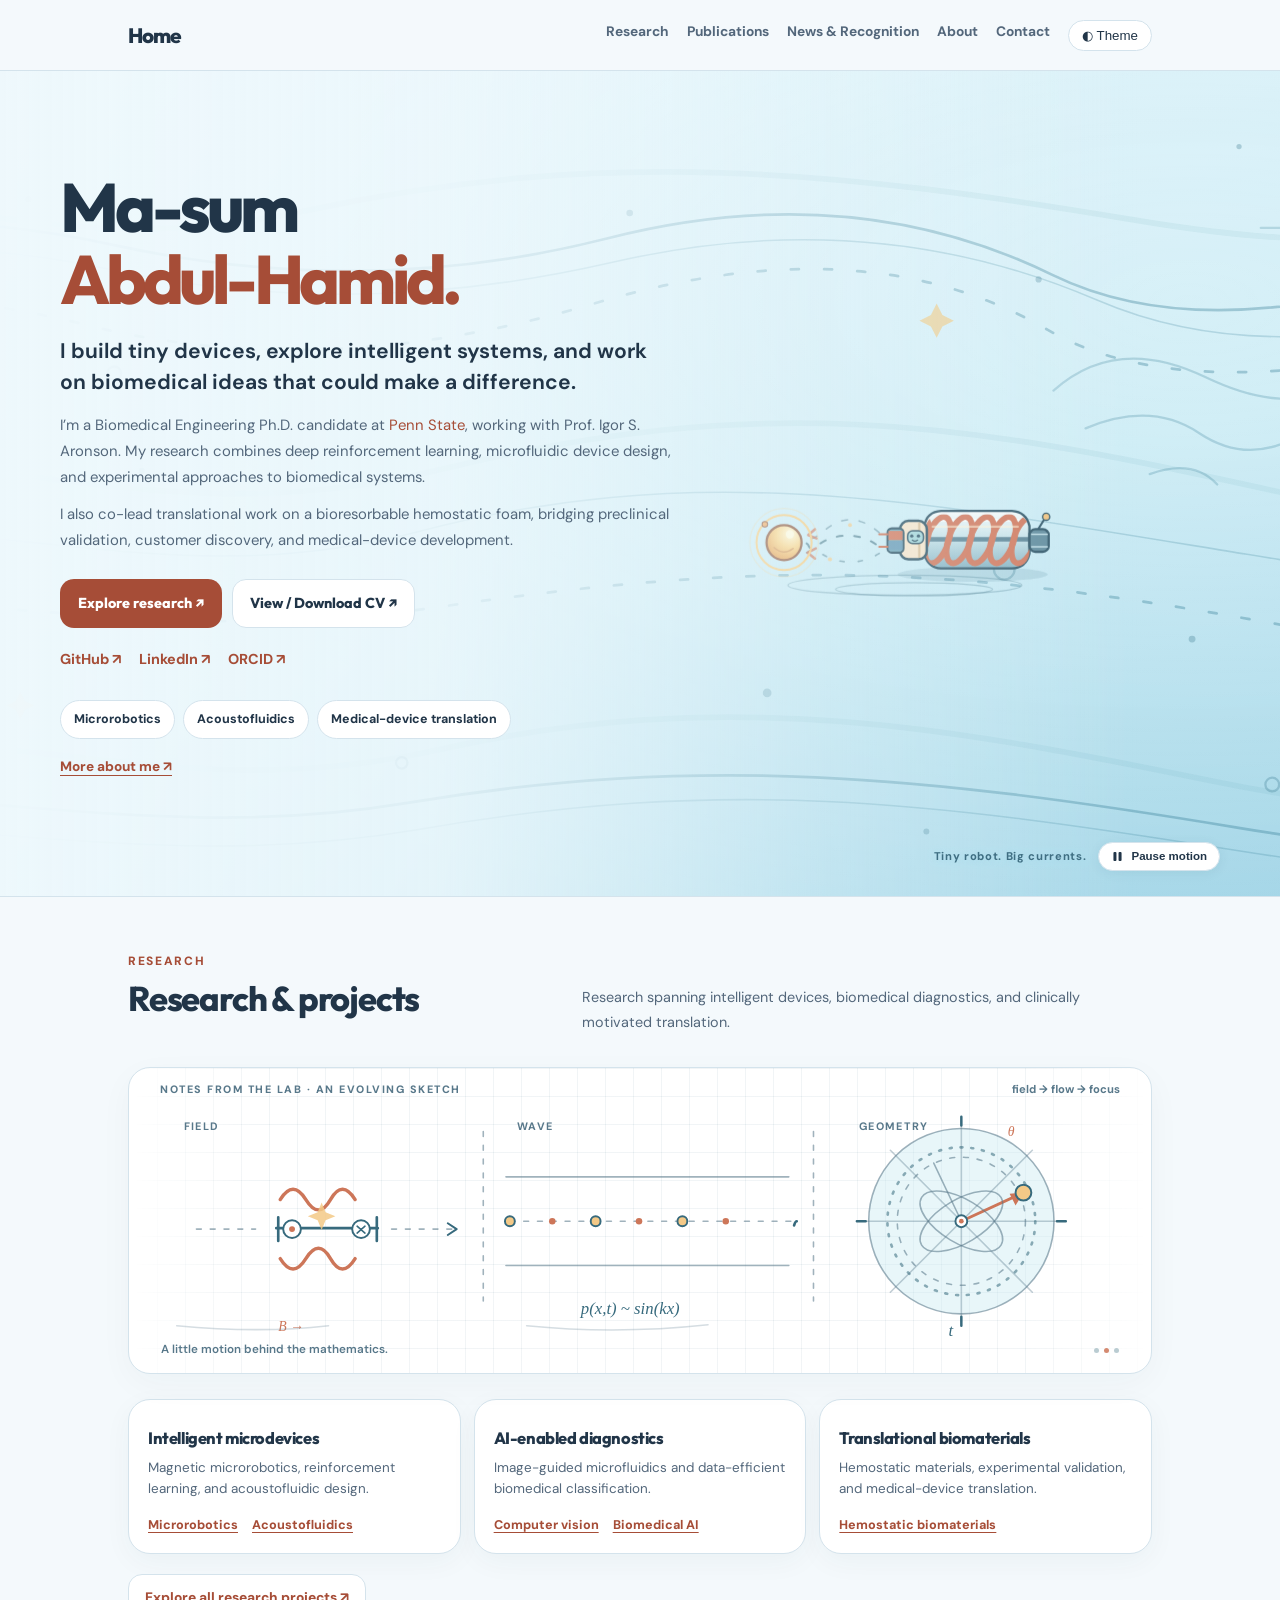
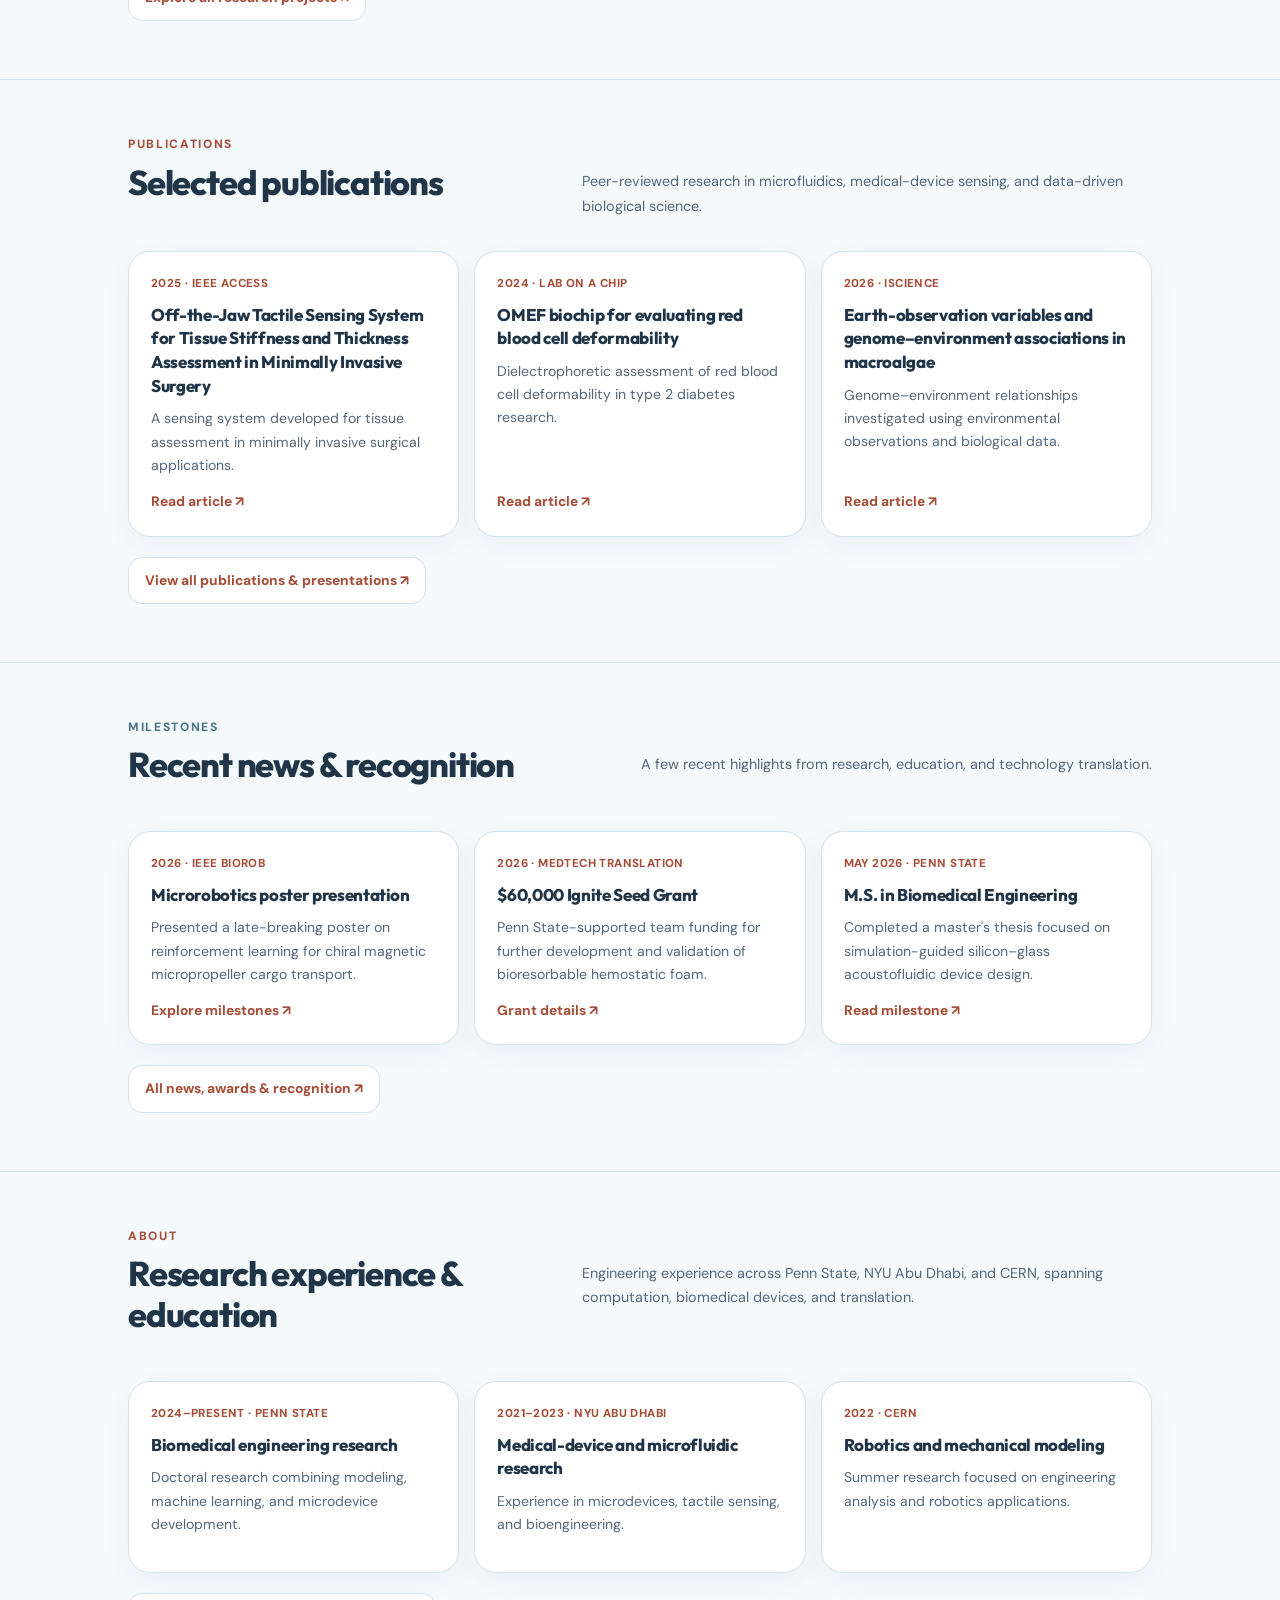
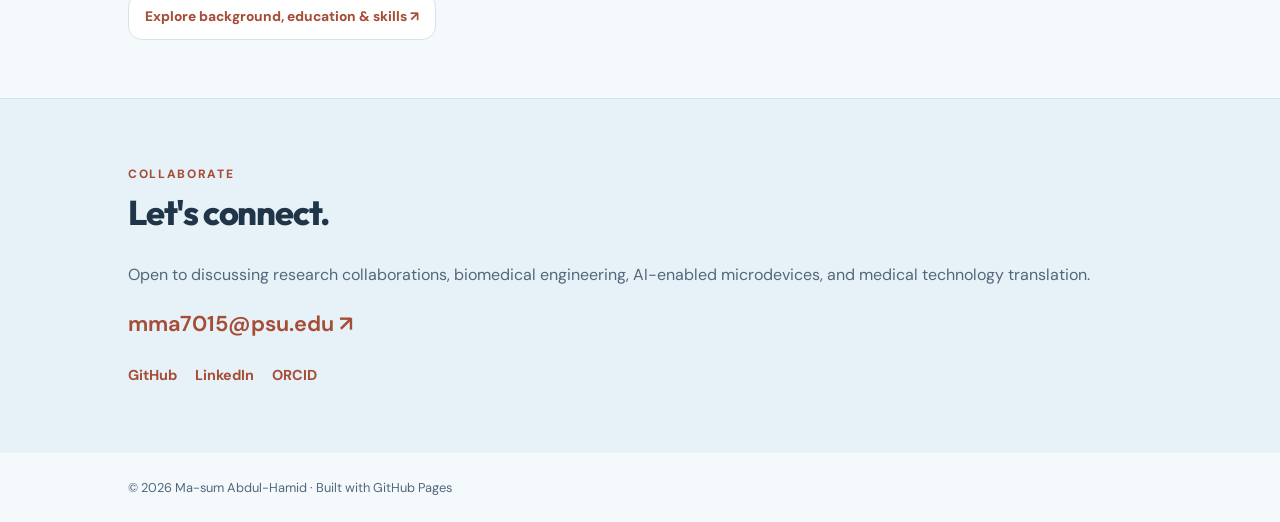
<file: index.html>
<!doctype html>
<html lang="en"><head><meta charset="utf-8"><meta name="viewport" content="width=device-width,initial-scale=1"><meta name="description" content="Ma-sum Abdul-Hamid is a Penn State Biomedical Engineering Ph.D. candidate researching AI-driven microrobotics, acoustofluidic devices, biomedical diagnostics, and medical technology translation."><title>Ma-sum Abdul-Hamid | Biomedical Engineering</title><link rel="canonical" href="https://ma-sumabdul-hamid.github.io/"><link rel="icon" type="image/svg+xml" href="/assets/site-mark.svg"><meta name="theme-color" content="#F1F5F9"><meta property="og:type" content="profile"><meta property="og:site_name" content="Ma-sum Abdul-Hamid"><meta property="og:title" content="Ma-sum Abdul-Hamid | Biomedical Engineering Research"><meta property="og:description" content="Biomedical engineering Ph.D. candidate at Penn State researching AI-driven microrobotics, acoustofluidics, and translational medical technologies."><meta property="og:url" content="https://ma-sumabdul-hamid.github.io/"><meta property="og:image" content="https://ma-sumabdul-hamid.github.io/assets/portrait-cartoon-beach.webp"><meta property="og:image:alt" content="Cartoon portrait of Ma-sum Abdul-Hamid"><meta name="twitter:card" content="summary"><meta name="twitter:title" content="Ma-sum Abdul-Hamid | Biomedical Engineering Research"><meta name="twitter:description" content="Biomedical engineering Ph.D. candidate at Penn State researching AI-driven microrobotics, acoustofluidics, and translational medical technologies."><meta name="twitter:image" content="https://ma-sumabdul-hamid.github.io/assets/portrait-cartoon-beach.webp"><script type="application/ld+json">{"@context":"https://schema.org","@type":"Person","name":"Ma-sum Abdul-Hamid","url":"https://ma-sumabdul-hamid.github.io/","description":"Biomedical engineering Ph.D. candidate researching microrobotics, acoustofluidics and translational biomaterials.","affiliation":{"@type":"CollegeOrUniversity","name":"The Pennsylvania State University"},"sameAs":["https://github.com/Ma-sumAbdul-Hamid","https://www.linkedin.com/in/ma-sum-abdul-hamid-30a5451a9","https://orcid.org/0009-0002-0323-3355"]}</script><script>try{if(localStorage.getItem("theme")==="dark")document.documentElement.classList.add("dark")}catch(e){}document.documentElement.classList.add("nav-js")</script><link rel="stylesheet" href="site.css?v=20261101-portrait-about"><link rel="stylesheet" href="assets/living-lab.css?v=20261101-b"><link rel="stylesheet" href="assets/pond-hero.css?v=20261101-roaming-fix-v2">
</head><body>
<a class="skip" href="#main">Skip to content</a>
<header><nav class="wrap site-nav" aria-label="Main navigation"><a class="personal-brand" href="#top" aria-label="Home">Home</a><button class="mobile-menu-toggle" id="mobile-menu-toggle" aria-expanded="false" aria-controls="primary-links" aria-label="Open navigation" type="button"><span class="menu-bars" aria-hidden="true"><span></span><span></span><span></span></span><span class="menu-word">Menu</span></button><div class="links" id="primary-links"><a href="research.html">Research</a><a href="publications.html">Publications</a><a href="news.html">News &amp; Recognition</a><a href="about.html">About</a><a href="#contact">Contact</a><button type="button" id="theme" aria-label="Toggle theme">◐ Theme</button></div></nav></header>
<main id="main">
<div class="hero wrap hero-text-only hero-living" id="top"><div class="hero-copy"><h1><span class="name-first">Ma-sum</span><span class="name-last">Abdul-Hamid.</span></h1><p class="mobile-hero-title">Ph.D. Candidate · Biomedical Engineering</p><p class="mobile-hero-summary">I design intelligent microdevices and explore AI-driven microrobotics, acoustofluidics, and medical-device translation at Penn State.</p><p class="lead">I build tiny devices, explore intelligent systems, and work on biomedical ideas that could make a difference.</p><p class="muted hero-desktop-bio">I’m a Biomedical Engineering Ph.D. candidate at <a href="https://www.psu.edu/">Penn State</a>, working with Prof. Igor S. Aronson. My research combines deep reinforcement learning, microfluidic device design, and experimental approaches to biomedical systems.</p><p class="muted hero-desktop-bio">I also co-lead translational work on a bioresorbable hemostatic foam, bridging preclinical validation, customer discovery, and medical-device development.</p><div class="actions"><a class="btn primary" href="research.html">Explore research ↗</a><a class="btn secondary" href="Ma-sum_Abdul-Hamid_CV_Public.pdf" target="_blank" rel="noopener noreferrer">View / Download CV ↗</a></div><div class="social"><a href="https://github.com/Ma-sumAbdul-Hamid">GitHub ↗</a><a href="https://www.linkedin.com/in/ma-sum-abdul-hamid-30a5451a9">LinkedIn ↗</a><a href="https://orcid.org/0009-0002-0323-3355">ORCID ↗</a></div><div class="home-interest-links" aria-label="Research focus"><a href="research/magnetic-microrobotics.html">Microrobotics</a><a href="research/acoustofluidic-micronozzles.html">Acoustofluidics</a><a href="research/hemostatic-biomaterials.html">Medical-device translation</a></div><a class="home-about-cta" href="about.html">More about me <span aria-hidden="true">↗</span></a></div>

<div class="lab-hero-art ocean-world" aria-hidden="true">
  <svg class="ocean-environment" viewBox="0 0 1600 720" preserveAspectRatio="xMidYMid slice" xmlns="http://www.w3.org/2000/svg" focusable="false">
    <defs>
      <radialGradient id="ocean-glow" cx="80%" cy="28%" r="80%"><stop offset="0" stop-color="#FFFFFF" stop-opacity=".22"/><stop offset="1" stop-color="#FFFFFF" stop-opacity="0"/></radialGradient>
    </defs>
    <rect width="1600" height="720" fill="url(#ocean-glow)"/>
    <!-- Water currents continue beyond the viewport: no rounded pond border or isolated illustration card. -->
    <path class="ocean-wave soft" d="M-130 136C144 61 248 178 508 122S974 87 1231 130 1515 125 1700 60"/>
    <path class="ocean-wave" d="M-75 168Q122 104 341 152T772 146T1160 178T1660 110"/>
    <path class="ocean-wave thin" d="M-56 189Q132 129 341 174T776 167T1199 200T1680 144"/>
    <path class="ocean-wave ocean-motion-wave" d="M-100 215Q112 171 318 222T760 203T1156 226T1700 178"/>
    <path class="ocean-wave soft" d="M-70 363C180 291 349 416 626 348S1082 306 1342 364 1628 363 1710 322"/>
    <path class="ocean-wave thin" d="M-75 418C205 361 361 466 607 402S1043 375 1330 422 1608 435 1694 391"/>
    <path class="ocean-wave ocean-motion-wave reverse" d="M-90 476C185 434 349 508 624 468S1062 430 1340 480 1595 489 1712 449"/>
    <path class="ocean-wave soft" d="M-66 605C224 543 366 650 622 593S1070 573 1305 621 1575 613 1686 570"/>
    <path class="ocean-wave" d="M-110 650C156 599 340 682 597 639S1048 615 1324 661 1584 656 1700 610"/>
    <path class="ocean-wave thin" d="M-110 677C156 626 341 708 608 662S1048 637 1324 681 1594 676 1700 635"/>
    <!-- Gentle fluid eddies in open water. -->
    <g class="ocean-field" opacity=".7">
      <path d="M1161 279q55-49 132-12t115 2"/>
      <path d="M1189 312q57-24 99 4t86 3"/>
      <path d="M1245 352q38-14 59 9"/>
      <path d="M1442 562q61-40 123-16"/>
      <path d="M1436 582q59-20 95 0"/>
      <path d="M119 567q29-14 78-2"/>
      <path d="M132 584q38-7 65 5"/>
    </g>
    <!-- Small drifting micro-particles scattered across the whole pond. -->
    <g>
      <circle class="ocean-particle" cx="95" cy="257" r="3"/>
      <circle class="ocean-particle alt" cx="266" cy="112" r="2.8"/>
      <circle class="ocean-particle" cx="431" cy="570" r="3.3"/>
      <circle class="ocean-particle alt" cx="620" cy="269" r="2.4"/>
      <circle class="ocean-particle" cx="791" cy="124" r="2.9"/>
      <circle class="ocean-particle alt" cx="911" cy="543" r="3.8"/>
      <circle class="ocean-particle" cx="1148" cy="182" r="2.7"/>
      <circle class="ocean-particle alt" cx="1282" cy="496" r="3"/>
      <circle class="ocean-particle" cx="1457" cy="114" r="3.5"/>
      <circle class="ocean-particle alt" cx="1529" cy="389" r="2.6"/>
      <circle class="ocean-particle" cx="365" cy="349" r="2.6"/>
      <circle class="ocean-particle alt" cx="1050" cy="664" r="2.6"/>
      <circle class="ocean-particle" cx="1323" cy="66" r="2.3"/>
    </g>
    <g>
      <circle class="ocean-bubble" cx="1452" cy="239" r="11"/>
      <circle class="ocean-bubble alt" cx="1473" cy="212" r="5"/>
      <circle class="ocean-bubble" cx="1352" cy="623" r="6"/>
      <circle class="ocean-bubble alt" cx="1118" cy="435" r="9"/>
      <circle class="ocean-bubble" cx="1098" cy="411" r="3"/>
      <circle class="ocean-bubble alt" cx="592" cy="604" r="5"/>
      <circle class="ocean-bubble" cx="341" cy="264" r="6"/>
      <circle class="ocean-bubble alt" cx="166" cy="459" r="4"/>
      <circle class="ocean-bubble" cx="1556" cy="97" r="5"/>
    </g>
    <!-- A faint rotating magnetic-field sketch at the far right. -->
    <g transform="translate(1433 137)" opacity=".64">
      <circle class="ocean-field" r="72" stroke-dasharray="4 12"/>
      <circle class="ocean-field" r="44"/>
      <g class="ocean-compass">
        <path class="ocean-field" d="M0-59V59M-59 0H59"/>
        <path d="M0-65l-7 17h14Z" fill="var(--lab-coral)"/>
        <circle r="6" fill="var(--lab-highlight)" stroke="var(--lab-line)" stroke-width="2"/>
      </g>
      <path class="ocean-field" d="M-91 0h19M72 0h19M0-91v19M0 72v19"/>
    </g>
    <g>
      <path class="ocean-spark" d="M1059 203l5 10 10 5-10 5-5 10-5-10-10-5 10-5Z"/>
      <path class="ocean-spark alt" d="M1528 503l4 8 8 4-8 4-4 8-4-8-8-4 8-4Z"/>
      <path class="ocean-spark alt" d="M259 542l4 8 8 4-8 4-4 8-4-8-8-4 8-4Z"/>
    </g>
  </svg>
  <!-- The swimmer is placed in responsive CSS pixel space so it traverses the
       ACTUAL viewport width on desktop and phones, not only the SVG viewBox. -->
  <!-- Distinct helical robot, animated surrounding fluid and freely suspended cargo.
       They are intentionally separate: the visual illustrates flow-mediated transport,
       not a mechanically attached payload. The entire assembly turns as it travels. -->
  <div class="ocean-swimmer-track">
    <svg viewBox="0 0 460 230" xmlns="http://www.w3.org/2000/svg" focusable="false">
      <defs>
        <clipPath id="ocean-screw-mask"><rect x="98" y="91" width="125" height="64" rx="19"/></clipPath>
        <radialGradient id="ocean-cargo-gold" cx="32%" cy="25%" r="78%">
          <stop offset="0%" stop-color="#FFF9D8"/>
          <stop offset="51%" stop-color="#F9D68D"/>
          <stop offset="100%" stop-color="#E8A85D"/>
        </radialGradient>
        <linearGradient id="ocean-robot-steel" x1="0" y1="0" x2="0" y2="1">
          <stop offset="0%" stop-color="#F7FCFC"/>
          <stop offset="46%" stop-color="#C7E3EA"/>
          <stop offset="100%" stop-color="#88B5C4"/>
        </linearGradient>
      </defs>
      <!-- A soft fluid ripple stays centered below the travelling assembly. -->
      <ellipse class="ocean-ripple" cx="242" cy="176" rx="140" ry="12" fill="none" stroke="var(--lab-line)" stroke-width="1.6"/>
      <ellipse class="ocean-ripple late" cx="253" cy="181" rx="94" ry="8" fill="none" stroke="var(--lab-line)" stroke-width="1.5"/>
      <g class="ocean-robot-facing">
        <!-- A clean, stationary fluid wake with softly travelling dashes.
             No independently spinning SVG group can cross over the cargo. -->
        <g class="ocean-fluid-vortex" fill="none" stroke-linecap="round" stroke-linejoin="round">
          <path class="ocean-stream ocean-stream-back" d="M278 113C301 93 322 93 343 110S359 118 365 116"/>
          <path class="ocean-stream ocean-stream-front" d="M282 127C301 114 327 113 347 125S359 129 365 126"/>
          <path class="ocean-stream ocean-stream-soft" d="M278 138C302 153 328 150 346 139S360 137 365 137"/>
          <path class="ocean-flow-arrow" d="M355 109l8 7-10 4"/>
          <path class="ocean-flow-arrow" d="M354 132l10 5-9 7"/>
          <circle class="ocean-vortex-speck" cx="313" cy="104" r="2.3"/>
          <circle class="ocean-vortex-speck alt" cx="337" cy="145" r="2.5"/>
        </g>
        <!-- The gold cargo is a separate, unattached bead following the induced flow. -->
        <g class="ocean-cargo-bob">
          <circle class="ocean-cargo-halo" cx="392" cy="125" r="33" fill="none" stroke="#F4CE87" stroke-width="2.4"/>
          <circle class="ocean-cargo-halo outer" cx="392" cy="125" r="41" fill="none" stroke="#F4CE87" stroke-width="1.4"/>
          <circle class="ocean-cargo-bead" cx="392" cy="125" r="21" fill="url(#ocean-cargo-gold)" stroke="#916047" stroke-width="2.7"/>
          <circle cx="385" cy="115" r="5" fill="#FFFBDF" opacity=".95"/>
          <path d="M381 132q12 9 23-1" fill="none" stroke="#CB905A" stroke-width="1.6" opacity=".65" stroke-linecap="round"/>
          <g class="ocean-cargo-orbit">
            <circle cx="415" cy="103" r="3.3" fill="#EFAE69" stroke="#916047" stroke-width="1.2"/>
          </g>
        </g>
        <!-- Open, slender metallic corkscrew: ring coils are animated along the axis,
             unlike a fish body or a submarine with fins. -->
        <g class="ocean-robot-bob">
          <ellipse cx="166" cy="163" rx="90" ry="9" fill="#255E73" opacity=".13"/>
          <path class="ocean-robot-shaft" d="M78 122H246" fill="none" stroke="#4E8294" stroke-width="8" stroke-linecap="round"/>
          <path d="M98 105q4-17 21-18h85q17 1 20 18v33q-4 17-20 18h-85q-17-1-21-18Z" fill="url(#ocean-robot-steel)" stroke="#345A6C" stroke-width="2.8"/>
          <path d="M109 98h101" fill="none" stroke="#F8FFFF" stroke-width="3.3" stroke-linecap="round" opacity=".8"/>
          <g clip-path="url(#ocean-screw-mask)">
            <path d="M72 121H250" fill="none" stroke="#416D81" stroke-width="5.3" stroke-linecap="round" opacity=".75"/>
            <!-- Oblique elliptical turns translate by one pitch for continuous rotation. -->
            <g class="ocean-screw-spin" fill="none" stroke="#D17D63" stroke-width="7.1" stroke-linecap="round">
              <ellipse cx="78" cy="122" rx="13" ry="29" transform="rotate(-19 78 122)"/>
              <ellipse cx="104" cy="122" rx="13" ry="29" transform="rotate(-19 104 122)"/>
              <ellipse cx="130" cy="122" rx="13" ry="29" transform="rotate(-19 130 122)"/>
              <ellipse cx="156" cy="122" rx="13" ry="29" transform="rotate(-19 156 122)"/>
              <ellipse cx="182" cy="122" rx="13" ry="29" transform="rotate(-19 182 122)"/>
              <ellipse cx="208" cy="122" rx="13" ry="29" transform="rotate(-19 208 122)"/>
              <ellipse cx="234" cy="122" rx="13" ry="29" transform="rotate(-19 234 122)"/>
            </g>
            <path d="M112 106h102" fill="none" stroke="#FFF5DB" stroke-width="2.7" stroke-linecap="round" opacity=".55"/>
          </g>
          <!-- Machined end caps, field indicator and small expressive status LEDs. -->
          <rect x="75" y="109" width="23" height="27" rx="7" fill="#648FA0" stroke="#345A6C" stroke-width="2.8"/>
          <path d="M76 115h20M76 130h20" stroke="#D4EEF5" stroke-width="2" opacity=".8"/>
          <rect x="221" y="99" width="32" height="46" rx="10" fill="#F4E5CD" stroke="#345A6C" stroke-width="3"/>
          <path d="M230 101v42" stroke="#D1B891" stroke-width="2.5" opacity=".8"/>
          <rect x="249" y="108" width="19" height="29" rx="5" fill="#77AFBE" stroke="#345A6C" stroke-width="2.6"/>
          <path d="M250 111h17v11h-17Z" fill="#D67D62" opacity=".96"/>
          <path d="M250 123h17v11h-17Z" fill="#6C9EB9"/>
          <path d="M268 115h10M268 130h10" class="ocean-magnetic-field" fill="none" stroke="var(--lab-coral)" stroke-width="2.3" stroke-linecap="round"/>
          <rect x="225" y="111" width="19" height="15" rx="6" fill="#A6D7DB" stroke="#345A6C" stroke-width="1.8"/>
          <circle cx="231" cy="117" r="2" fill="#345A6C"/>
          <circle cx="239" cy="117" r="2" fill="#345A6C"/>
          <path d="M232 122q3.3 2.5 6.4 0" fill="none" stroke="#345A6C" stroke-width="1.5" stroke-linecap="round"/>
          <path d="M87 108l-8-13" stroke="#345A6C" stroke-width="2.4" stroke-linecap="round"/>
          <circle class="ocean-antenna-light" cx="78" cy="94" r="4.3" fill="#F0C483" stroke="#345A6C" stroke-width="1.6"/>
        </g>
      </g>
      <!-- Occasional small mechanical chirp, kept upright during the turnaround. -->
      <g class="ocean-word">
        <path class="ocean-talk" d="M183 9q0-8 10-8h76q11 0 11 10v24q0 10-11 10h-36l-12 12-1-12h-27q-10 0-10-10Z"/>
        <text class="ocean-talk-text" x="201" y="29">whirr!</text>
      </g>
    </svg>
  </div>
</div>
<div class="lab-pond-controls">
  <span class="lab-pond-label">Tiny robot. Big currents.</span>
  <button class="lab-motion-toggle" type="button" data-lab-motion-toggle aria-label="Pause decorative animations" aria-pressed="false">
    <svg viewBox="0 0 16 16" aria-hidden="true" focusable="false"><g data-pause-icon><rect x="3" y="2.5" width="3.7" height="11" rx="1.1"/><rect x="9.3" y="2.5" width="3.7" height="11" rx="1.1"/></g><path data-play-icon d="M4 2.5v11l9-5.5Z"/></svg>
    <span data-motion-label>Pause motion</span>
  </button>
</div>
</div>
<section id="research" class="home-preview"><div class="wrap"><div class="eyebrow">Research</div><div class="section-top"><div><h2>Research &amp; projects</h2></div><p>Research spanning intelligent devices, biomedical diagnostics, and clinically motivated translation.</p></div>

<div class="science-sketch" aria-label="Animated sketches of magnetic fields, acoustofluidics, and mathematical geometry">
  <div class="science-sketch-head"><span>Notes from the lab · an evolving sketch</span><span>field → flow → focus</span></div>
  <svg viewBox="0 0 980 245" xmlns="http://www.w3.org/2000/svg" role="img" aria-labelledby="lab-sketch-title lab-sketch-desc">
    <title id="lab-sketch-title">A living scientific sketchbook</title>
    <desc id="lab-sketch-desc">Hand-drawn magnetic field loops, an acoustic standing wave, and a slowly rotating compass-like geometric circle. Lines are traced, particles gently drift, and the geometry slowly turns.</desc>
    <g aria-hidden="true">
      <path class="sketch-faint sketch-dashed" d="M331 33v172M666 33v172"/>
      <text class="sketch-label" x="27" y="31">FIELD</text><text class="sketch-label" x="365" y="31">WAVE</text><text class="sketch-label" x="712" y="31">GEOMETRY</text>
      <!-- Magnetic field-line doodle, with a winding at the center -->
      <g transform="translate(20 4)">
        <path class="sketch-faint sketch-draw" d="M100 128C57 112 64 54 121 51C183 50 193 101 181 123M100 130C57 150 71 202 133 202C187 201 196 159 181 134"/>
        <path class="sketch-ink sketch-draw delay" d="M92 128C29 93 66 24 140 37C206 45 222 114 185 140M91 130C31 170 75 225 145 211C206 200 225 153 186 132"/>
        <path class="sketch-accent" d="M105 98q13-21 26 0t25 0t25 0M105 158q13 21 26 0t25 0t25 0"/>
        <path class="sketch-ink" d="M101 127h103M103 116v24m100-24v24"/>
        <circle class="sketch-paper" cx="117" cy="128" r="9" stroke="var(--lab-line)" stroke-width="2"/>
        <circle cx="117" cy="128" r="3" fill="var(--lab-coral)"/>
        <circle class="sketch-paper" cx="187" cy="128" r="9" stroke="var(--lab-line)" stroke-width="2"/>
        <path class="sketch-ink" d="M183 125l8 7m-8 0l8-7" style="stroke-width:1.6"/>
        <path class="sketch-faint sketch-dashed" d="M20 128h60M218 128h65"/>
        <path class="sketch-ink" d="M275 122l9 6-9 6" style="stroke-width:2"/>
        <g class="sketch-pulse"><path d="M143 111l4-10 4 10 10 4-10 4-4 10-4-10-10-4Z" class="sketch-gold" opacity=".85"/></g>
        <text class="sketch-hand" x="103" y="231">B →</text>
      </g>
      <!-- Acoustic standing wave: stationary nodes, gently varying antinodes -->
      <g transform="translate(348 0)">
        <path class="sketch-faint" d="M6 79h287M6 169h287"/>
        <path class="sketch-faint sketch-dashed" d="M10 124h287"/>
        <g class="sketch-wave">
          <path class="sketch-ink sketch-draw delay" d="M10 124C31 124 31 69 53 69S75 179 97 179S119 69 141 69S163 179 185 179S207 69 229 69S251 179 273 179S295 124 301 124"/>
        </g>
        <g class="sketch-wave alt">
          <path class="sketch-accent sketch-draw later" d="M10 124C31 124 31 165 53 165S75 83 97 83S119 165 141 165S163 83 185 83S207 165 229 165S251 83 273 83S295 124 301 124" style="opacity:.7"/>
        </g>
        <g class="sketch-particle"><circle cx="10" cy="124" r="5" fill="var(--lab-highlight)" stroke="var(--lab-line)" stroke-width="2"/></g>
        <g class="sketch-particle second"><circle cx="97" cy="124" r="5" fill="var(--lab-highlight)" stroke="var(--lab-line)" stroke-width="2"/></g>
        <g class="sketch-particle third"><circle cx="185" cy="124" r="5" fill="var(--lab-highlight)" stroke="var(--lab-line)" stroke-width="2"/></g>
        <circle cx="53" cy="124" r="3.3" fill="var(--lab-coral)"/><circle cx="141" cy="124" r="3.3" fill="var(--lab-coral)"/><circle cx="229" cy="124" r="3.3" fill="var(--lab-coral)"/>
        <text class="sketch-eq" x="82" y="218">p(x,t) ~ sin(kx)</text>
      </g>
      <!-- Clock-like math diagram: concentric pencil geometry with rotating vector -->
      <g transform="translate(816 124)">
        <circle class="sketch-fill" r="94"/>
        <circle class="sketch-faint" r="94"/>
        <circle class="sketch-ink sketch-draw later" r="83" stroke-dasharray="750"/>
        <circle class="sketch-faint sketch-dashed" r="65"/>
        <path class="sketch-faint" d="M-102 0H102M0-102V102M-72-72L72 72M-72 72L72-72" style="opacity:.37"/>
        <g class="sketch-rotor">
          <circle class="sketch-ink" r="75" stroke-dasharray="2 9" style="opacity:.55"/>
          <path class="sketch-accent" d="M0 0L63-29" style="stroke-width:3"/>
          <path d="M63-29l-14 1 6 12Z" fill="var(--lab-coral)"/>
          <circle cx="63" cy="-29" r="8" fill="var(--lab-highlight)" stroke="var(--lab-line)" stroke-width="2"/>
          <path class="sketch-faint" d="M0 0L-28-59"/>
        </g>
        <g class="sketch-counter-rotor"><ellipse class="sketch-faint" cx="0" cy="0" rx="47" ry="22" transform="rotate(-31)"/><ellipse class="sketch-faint" cx="0" cy="0" rx="47" ry="22" transform="rotate(31)"/></g>
        <circle class="sketch-paper" r="6" stroke="var(--lab-line)" stroke-width="2"/><circle r="2.4" fill="var(--lab-coral)"/>
        <path class="sketch-ink" d="M0-106v9M0 97v9M-106 0h9M97 0h9" style="stroke-width:2.5"/>
        <text class="sketch-hand" x="47" y="-86">θ</text>
        <text class="sketch-eq" x="-13" y="116">t</text>
      </g>
      <path class="sketch-faint" d="M20 230q85 8 154 0M375 230q91 9 184-1" style="opacity:.25"/>
    </g>
  </svg>
  <div class="science-sketch-foot"><span>A little motion behind the mathematics.</span><span class="lab-foot-dots" aria-hidden="true"><i></i><i></i><i></i></span></div>
</div>
<div class="research-pillars" role="list" aria-label="Research areas">
<div class="research-pillar" role="listitem"><h3>Intelligent microdevices</h3><p>Magnetic microrobotics, reinforcement learning, and acoustofluidic design.</p><div class="pillar-links"><a href="research/magnetic-microrobotics.html">Microrobotics</a><a href="research/acoustofluidic-micronozzles.html">Acoustofluidics</a></div></div>
<div class="research-pillar" role="listitem"><h3>AI-enabled diagnostics</h3><p>Image-guided microfluidics and data-efficient biomedical classification.</p><div class="pillar-links"><a href="research/computer-vision-diagnostics.html">Computer vision</a><a href="research/wbc-transfer-learning.html">Biomedical AI</a></div></div>
<div class="research-pillar" role="listitem"><h3>Translational biomaterials</h3><p>Hemostatic materials, experimental validation, and medical-device translation.</p><div class="pillar-links"><a href="research/hemostatic-biomaterials.html">Hemostatic biomaterials</a></div></div>
</div>
<div class="preview-links"><a href="research.html">Explore all research projects ↗</a></div></div></section>
<section id="publications" class="home-preview"><div class="wrap"><div class="eyebrow">Publications</div><div class="section-top"><div><h2>Selected publications</h2></div><p>Peer-reviewed research in microfluidics, medical-device sensing, and data-driven biological science.</p></div>
<div class="preview-grid">
<article class="preview-card"><p class="preview-meta">2025 · IEEE Access</p><h3>Off-the-Jaw Tactile Sensing System for Tissue Stiffness and Thickness Assessment in Minimally Invasive Surgery</h3><p>A sensing system developed for tissue assessment in minimally invasive surgical applications.</p><a href="https://doi.org/10.1109/ACCESS.2025.3550948" target="_blank" rel="noopener noreferrer">Read article ↗</a></article>
<article class="preview-card"><p class="preview-meta">2024 · Lab on a Chip</p><h3>OMEF biochip for evaluating red blood cell deformability</h3><p>Dielectrophoretic assessment of red blood cell deformability in type 2 diabetes research.</p><a href="https://doi.org/10.1039/D3LC01016C" target="_blank" rel="noopener noreferrer">Read article ↗</a></article>
<article class="preview-card"><p class="preview-meta">2026 · iScience</p><h3>Earth-observation variables and genome–environment associations in macroalgae</h3><p>Genome–environment relationships investigated using environmental observations and biological data.</p><a href="https://doi.org/10.1016/j.isci.2026.117777" target="_blank" rel="noopener noreferrer">Read article ↗</a></article>
</div><div class="preview-links"><a href="publications.html">View all publications &amp; presentations ↗</a></div></div></section>
<section id="news" class="home-preview"><div class="wrap"><div class="eyebrow">Milestones</div><div class="section-top"><div><h2>Recent news &amp; recognition</h2></div><p>A few recent highlights from research, education, and technology translation.</p></div>
<div class="preview-grid">
<article class="preview-card"><p class="preview-meta">2026 · IEEE BioRob</p><h3>Microrobotics poster presentation</h3><p>Presented a late-breaking poster on reinforcement learning for chiral magnetic micropropeller cargo transport.</p><a href="news.html#news-2026">Explore milestones ↗</a></article>
<article class="preview-card"><p class="preview-meta">2026 · Medtech translation</p><h3>$60,000 Ignite Seed Grant</h3><p>Penn State-supported team funding for further development and validation of bioresorbable hemostatic foam.</p><a href="news.html#featured-ignite">Grant details ↗</a></article>
<article class="preview-card"><p class="preview-meta">May 2026 · Penn State</p><h3>M.S. in Biomedical Engineering</h3><p>Completed a master's thesis focused on simulation-guided silicon–glass acoustofluidic device design.</p><a href="news.html#news-2026">Read milestone ↗</a></article>
</div><div class="preview-links"><a href="news.html">All news, awards &amp; recognition ↗</a></div></div></section>
<section id="background" class="home-preview"><div class="wrap"><div class="eyebrow">About</div><div class="section-top"><div><h2>Research experience &amp; education</h2></div><p>Engineering experience across Penn State, NYU Abu Dhabi, and CERN, spanning computation, biomedical devices, and translation.</p></div>
<div class="preview-grid">
<article class="preview-card"><p class="preview-meta">2024–Present · Penn State</p><h3>Biomedical engineering research</h3><p>Doctoral research combining modeling, machine learning, and microdevice development.</p></article>
<article class="preview-card"><p class="preview-meta">2021–2023 · NYU Abu Dhabi</p><h3>Medical-device and microfluidic research</h3><p>Experience in microdevices, tactile sensing, and bioengineering.</p></article>
<article class="preview-card"><p class="preview-meta">2022 · CERN</p><h3>Robotics and mechanical modeling</h3><p>Summer research focused on engineering analysis and robotics applications.</p></article>
</div><div class="preview-links"><a href="about.html">Explore background, education &amp; skills ↗</a></div></div></section>
<section class="footer-panel" id="contact"><div class="wrap"><div class="eyebrow">Collaborate</div><h2>Let's connect.</h2><p class="muted">Open to discussing research collaborations, biomedical engineering, AI-enabled microdevices, and medical technology translation.</p><p class="lead"><a href="mailto:mma7015@psu.edu">mma7015@psu.edu ↗</a></p><div class="social"><a href="https://github.com/Ma-sumAbdul-Hamid">GitHub</a><a href="https://www.linkedin.com/in/ma-sum-abdul-hamid-30a5451a9">LinkedIn</a><a href="https://orcid.org/0009-0002-0323-3355">ORCID</a></div></div></section></main>
<footer><div class="wrap">© <span id="year">2026</span> Ma-sum Abdul-Hamid · Built with GitHub Pages</div></footer>
<script>document.getElementById("year").textContent=new Date().getFullYear();const themeButton=document.getElementById("theme");function syncThemeButton(){const dark=document.documentElement.classList.contains("dark");themeButton.setAttribute("aria-pressed",String(dark));themeButton.setAttribute("aria-label",dark?"Switch to light mode":"Switch to dark mode")}syncThemeButton();themeButton.addEventListener("click",()=>{const dark=document.documentElement.classList.toggle("dark");try{localStorage.setItem("theme",dark?"dark":"light")}catch(e){}syncThemeButton()});</script><script>
/* Compact mobile header: unenhanced browsers retain a visible navigation list. */
(function(){
 const nav=document.querySelector('.site-nav'),button=document.getElementById('mobile-menu-toggle');
 if(!nav||!button)return;
 const links=nav.querySelector('.links');
 function close(){nav.classList.remove('menu-open');button.setAttribute('aria-expanded','false');button.setAttribute('aria-label','Open navigation')}
 button.addEventListener('click',function(){
   const open=nav.classList.toggle('menu-open');
   button.setAttribute('aria-expanded',String(open));
   button.setAttribute('aria-label',open?'Close navigation':'Open navigation');
 });
 if(links)links.querySelectorAll('a').forEach(a=>a.addEventListener('click',close));
 nav.addEventListener('keydown',e=>{if(e.key==='Escape'){close();button.focus()}});
 document.addEventListener('click',e=>{if(!nav.contains(e.target))close()});
})();
</script>

<script src="assets/living-lab.js?v=20261101" defer></script>
<script src="assets/pond-roam.js?v=20261101-roaming-fix-v2" defer></script>
</body></html>
</file>
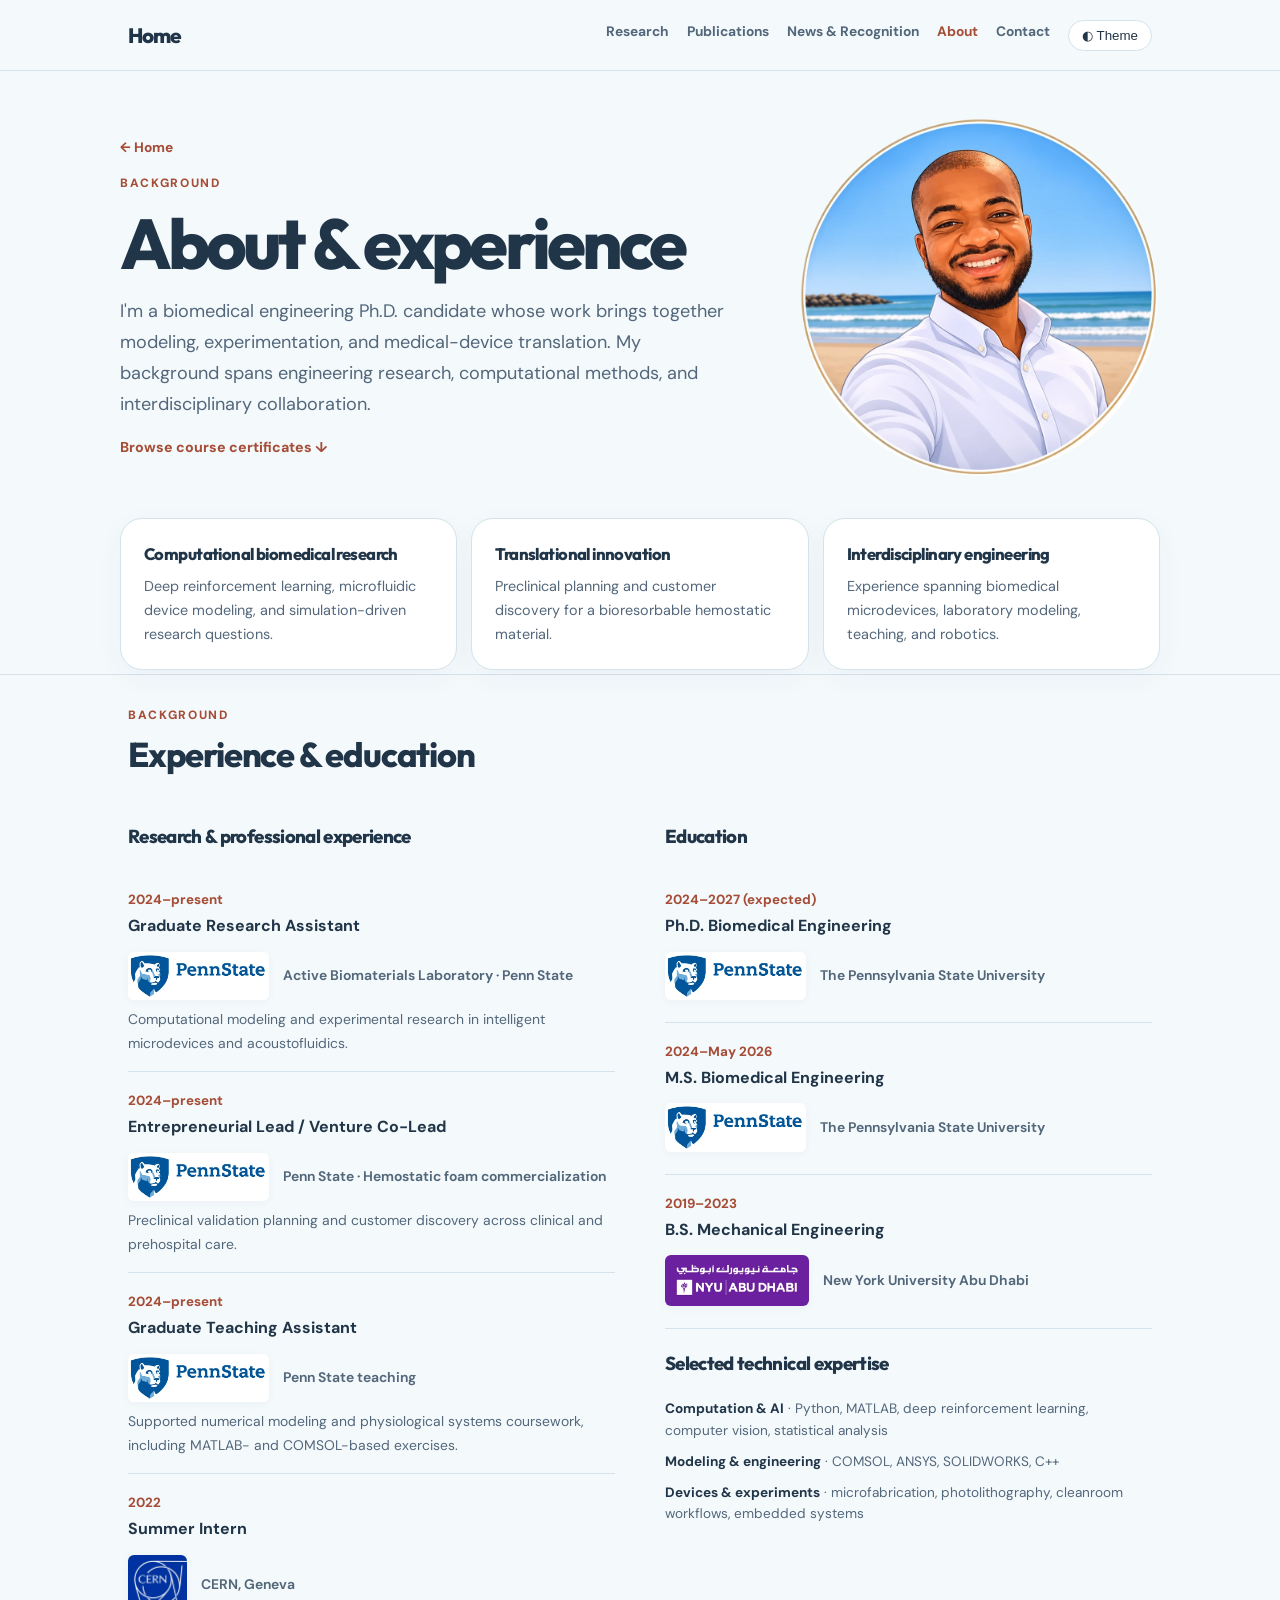
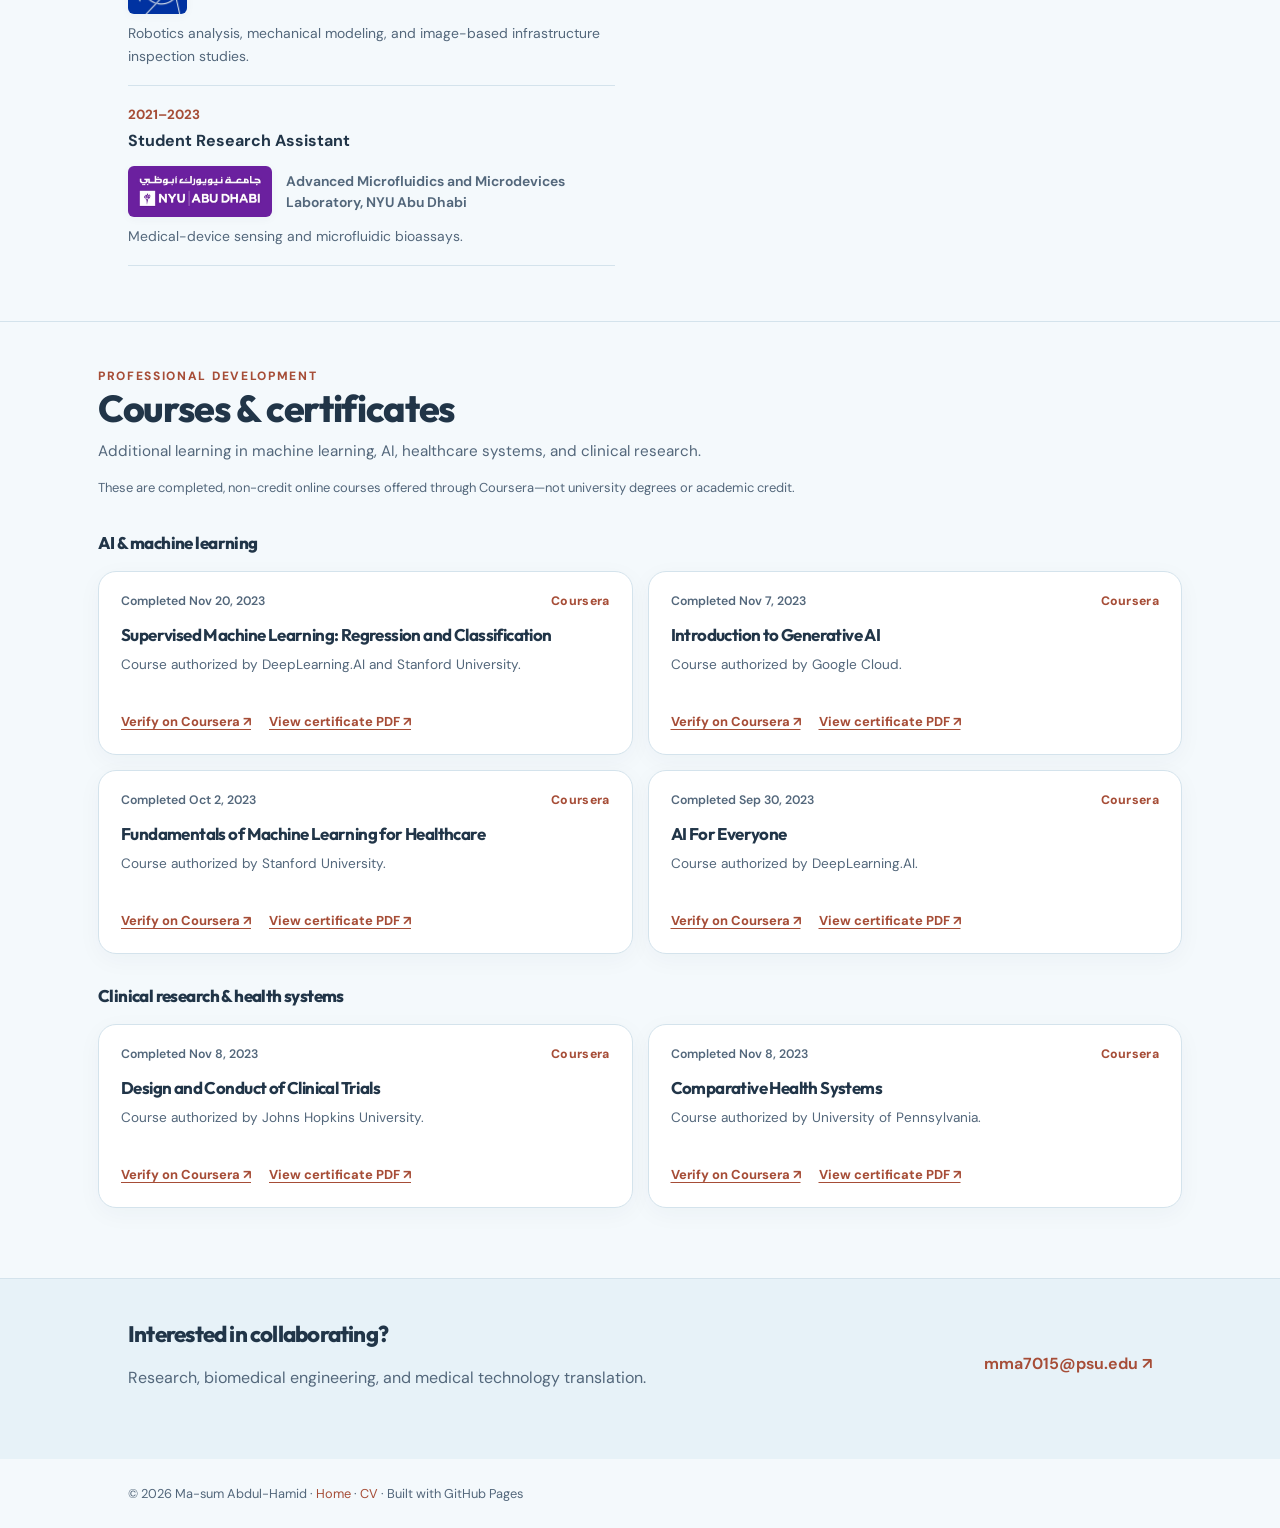
<file: about.html>
<!doctype html>
<html lang="en"><head><meta charset="utf-8"><meta name="viewport" content="width=device-width,initial-scale=1">
<meta name="description" content="Learn about Ma-sum Abdul-Hamid’s biomedical engineering research, entrepreneurship, technical expertise, education, and professional experience."><title>About, Experience &amp; Education | Ma-sum Abdul-Hamid</title>
<link rel="canonical" href="https://ma-sumabdul-hamid.github.io/about.html"><link rel="icon" type="image/svg+xml" href="assets/site-mark.svg">
<meta name="theme-color" content="#F1F5F9">
<meta property="og:type" content="website"><meta property="og:site_name" content="Ma-sum Abdul-Hamid">
<meta property="og:title" content="About, Experience &amp; Education | Ma-sum Abdul-Hamid"><meta property="og:description" content="Learn about Ma-sum Abdul-Hamid’s biomedical engineering research, entrepreneurship, technical expertise, education, and professional experience.">
<meta property="og:url" content="https://ma-sumabdul-hamid.github.io/about.html"><meta property="og:image" content="https://ma-sumabdul-hamid.github.io/assets/portrait-beach-circle.webp"><meta property="og:image:alt" content="Portrait of Ma-sum Abdul-Hamid">
<meta name="twitter:card" content="summary"><meta name="twitter:title" content="About, Experience &amp; Education | Ma-sum Abdul-Hamid"><meta name="twitter:description" content="Learn about Ma-sum Abdul-Hamid’s biomedical engineering research, entrepreneurship, technical expertise, education, and professional experience."><meta name="twitter:image" content="https://ma-sumabdul-hamid.github.io/assets/portrait-beach-circle.webp">
<link rel="stylesheet" href="site.css?v=20261101-circular-avatar"><script>try{if(localStorage.getItem("theme")==="dark")document.documentElement.classList.add("dark")}catch(e){}document.documentElement.classList.add("nav-js","portrait-js")</script><style id="portrait-layout-fix">
/* Circular, asset-matched sketch-to-color avatar. The golden ring is included
   in the approved artwork; there is no rectangular matte or stray beach residue. */
.about-with-portrait>.about-portrait{min-width:0;max-width:100%;width:100%;display:flex;align-items:center;justify-content:center}
.about-with-portrait>.about-portrait>.portrait-figure{min-width:0;flex:none;width:min(100%,385px);max-width:385px;margin:0;display:block}
#portrait-frame.portrait-stage{
 display:block;position:relative;isolation:isolate;width:100%;height:auto;
 max-width:100%;aspect-ratio:1/1!important;overflow:hidden!important;
 border:0!important;border-radius:50%!important;outline:0!important;
 background:transparent!important;box-shadow:none!important;filter:none!important
}
#portrait-frame .portrait-color-pass,#portrait-frame .portrait-illustration{
 display:block;position:absolute;inset:0;width:100%;height:100%;max-width:100%;
 transform:none!important;mix-blend-mode:normal!important;pointer-events:none
}
#portrait-frame .portrait-color-pass{
 z-index:1;object-fit:cover;object-position:center;filter:none;
 clip-path:none!important;opacity:1;visibility:visible
}
#portrait-frame .portrait-illustration{
 z-index:2;visibility:hidden;opacity:0;overflow:hidden
}
#portrait-frame::before,#portrait-frame::after{display:none!important;content:none!important}
html.portrait-js #portrait-frame:not(.is-drawing):not(.is-complete) .portrait-color-pass{opacity:0}
#portrait-frame .illustration-line{
 fill:none;stroke:var(--portrait-stroke);stroke-width:1.9px;
 stroke-dasharray:1;stroke-dashoffset:1;vector-effect:non-scaling-stroke
}
#portrait-frame .outline-ring{stroke:#ba9461;stroke-width:2.5px}
#portrait-frame.is-drawing .portrait-illustration{
 visibility:visible;opacity:1;animation:portraitSketchFade 5s linear both
}
#portrait-frame.is-drawing .illustration-line{
 animation:portraitStrokeDraw var(--draw,1s) ease-out var(--delay,0s) both
}
#portrait-frame.is-drawing .portrait-color-pass{
 opacity:1;animation:portraitColorDevelop 5s ease-in-out both
}
#portrait-frame.is-complete .portrait-illustration{opacity:0!important;visibility:hidden!important;animation:none!important}
#portrait-frame.is-complete .portrait-color-pass{opacity:1!important;visibility:visible!important;animation:none!important}
@keyframes portraitStrokeDraw{from{stroke-dashoffset:1}to{stroke-dashoffset:0}}
@keyframes portraitSketchFade{0%,65%{opacity:1}82%{opacity:.85}100%{opacity:0}}
@keyframes portraitColorDevelop{
 0%,65%{opacity:0;filter:grayscale(1) saturate(.2)}
 78%{opacity:.35;filter:grayscale(.35) saturate(.65)}
 91%{opacity:.84;filter:none}
 100%{opacity:1;filter:none}
}
@media(max-width:760px){
 .about-with-portrait>.about-portrait>.portrait-figure{width:min(79vw,345px);max-width:345px}
}
@media(prefers-reduced-motion:reduce){
 #portrait-frame .portrait-illustration{display:none!important}
 #portrait-frame .portrait-color-pass{opacity:1!important;filter:none!important;animation:none!important}
}
</style></head><body class="interior-page"><a class="skip" href="#main">Skip to content</a><header><nav class="wrap site-nav" aria-label="Main navigation"><a class="personal-brand" href="index.html" aria-label="Home">Home</a><button class="mobile-menu-toggle" id="mobile-menu-toggle" aria-expanded="false" aria-controls="primary-links" aria-label="Open navigation" type="button"><span class="menu-bars" aria-hidden="true"><span></span><span></span><span></span></span><span class="menu-word">Menu</span></button><div class="links" id="primary-links"><a href="research.html">Research</a><a href="publications.html">Publications</a><a href="news.html">News &amp; Recognition</a><a href="about.html" aria-current="page">About</a><a href="index.html#contact">Contact</a><button type="button" id="theme" aria-label="Toggle theme">◐ Theme</button></div></nav></header><main id="main"><div class="interior-hero about-with-portrait"><div class="about-hero-copy"><div class="subpage-index-link"><a href="index.html">← Home</a></div><div class="eyebrow">Background</div><h1>About &amp; experience</h1><p>I'm a biomedical engineering Ph.D. candidate whose work brings together modeling, experimentation, and medical-device translation. My background spans engineering research, computational methods, and interdisciplinary collaboration.</p><p class="certificates-jump"><a href="#certificates">Browse course certificates ↓</a></p></div><div class="about-portrait"><figure class="portrait-figure"><div class="portrait-stage" id="portrait-frame"><svg class="portrait-illustration" xmlns="http://www.w3.org/2000/svg" viewBox="0 0 700 700" preserveAspectRatio="xMidYMid meet" aria-hidden="true" focusable="false"><defs><clipPath id="portrait-circle-clip"><circle cx="350.0" cy="350.0" r="340.2"/></clipPath></defs><g clip-path="url(#portrait-circle-clip)" fill="none" stroke-linecap="round" stroke-linejoin="round"><path class="illustration-line" d="M52.0,191.0 L61.0,175.0 L83.0,144.0 L118.0,106.0 L156.0,75.0 L179.0,60.0 L215.0,41.0 L259.0,25.0 L289.0,18.0 L316.0,14.0 L373.0,13.0 L424.0,21.0 L460.0,32.0 L482.0,41.0 L524.0,64.0 L568.0,97.0 L606.0,136.0 L638.0,181.0 L649.0,201.0 L664.0,235.0 L671.0,256.0 L679.0,290.0 L683.0,335.0 L679.0,290.0 L674.0,267.0 L664.0,235.0 L649.0,200.0 L638.0,180.0 L606.0,135.0 L569.0,97.0 L525.0,64.0 L478.0,39.0 L424.0,21.0 L373.0,13.0 L316.0,14.0 L289.0,18.0 L259.0,25.0 L232.0,34.0 L206.0,45.0 L178.0,60.0 L155.0,75.0 L117.0,106.0 L83.0,143.0 L69.0,162.0" pathLength="1" style="--delay:0.35s;--draw:1.25s" stroke="#4f6577" stroke-width="2.25"/><path class="illustration-line" d="M242.0,107.0 L241.0,111.0 L237.0,114.0 L236.0,117.0 L237.0,119.0 L234.0,126.0 L232.0,139.0 L230.0,141.0 L227.0,141.0 L232.0,142.0 L234.0,153.0 L233.0,143.0 L231.0,140.0 L233.0,136.0 L234.0,126.0 L237.0,120.0 L237.0,115.0 L241.0,112.0 L242.0,113.0 L241.0,111.0 L244.0,108.0 L242.0,109.0" pathLength="1" style="--delay:0.64s;--draw:0.68s" stroke="#4f6577" stroke-width="1.65"/><path class="illustration-line" d="M354.0,100.0 L364.0,106.0 L380.0,112.0 L394.0,124.0 L381.0,112.0 L375.0,111.0" pathLength="1" style="--delay:0.36s;--draw:0.61s" stroke="#4f6577" stroke-width="1.65"/><path class="illustration-line" d="M309.0,66.0 L344.0,66.0 L363.0,71.0 L384.0,81.0 L397.0,90.0 L412.0,105.0 L423.0,124.0 L425.0,133.0 L423.0,124.0 L410.0,102.0 L399.0,91.0 L385.0,81.0 L363.0,71.0 L344.0,66.0" pathLength="1" style="--delay:0.34s;--draw:1.16s" stroke="#4f6577" stroke-width="2.25"/><path class="illustration-line" d="M396.0,157.0 L389.0,154.0 L382.0,154.0 L380.0,157.0 L373.0,157.0 L363.0,162.0 L359.0,174.0 L363.0,163.0 L371.0,158.0 L385.0,158.0 L381.0,156.0 L383.0,154.0 L389.0,154.0" pathLength="1" style="--delay:0.61s;--draw:0.63s" stroke="#4f6577" stroke-width="1.65"/><path class="illustration-line" d="M316.0,177.0 L309.0,172.0 L316.0,178.0 L315.0,180.0 L313.0,178.0 L313.0,180.0 L310.0,182.0 L296.0,180.0 L295.0,183.0 L271.0,182.0 L272.0,184.0 L270.0,186.0 L262.0,188.0 L254.0,197.0 L254.0,199.0 L250.0,201.0 L250.0,195.0 L267.0,174.0 L274.0,172.0 L283.0,172.0 L286.0,170.0 L299.0,170.0 L305.0,177.0 L308.0,177.0 L306.0,177.0 L300.0,170.0 L286.0,170.0 L283.0,172.0 L266.0,174.0 L252.0,191.0 L250.0,199.0 L248.0,200.0 L248.0,205.0 L249.0,200.0 L252.0,203.0 L257.0,194.0 L263.0,188.0 L271.0,186.0 L273.0,182.0 L296.0,183.0 L297.0,180.0 L311.0,182.0 L316.0,180.0" pathLength="1" style="--delay:0.86s;--draw:1.25s" stroke="#4f6577" stroke-width="2.25"/><path class="illustration-line" d="M369.0,171.0 L379.0,169.0 L383.0,166.0 L391.0,164.0 L402.0,164.0 L412.0,169.0 L417.0,174.0 L420.0,181.0 L418.0,176.0 L419.0,175.0 L410.0,167.0 L403.0,164.0 L391.0,164.0" pathLength="1" style="--delay:0.53s;--draw:0.67s" stroke="#4f6577" stroke-width="1.65"/><path class="illustration-line" d="M390.0,191.0 L391.0,187.0 L395.0,188.0 L390.0,187.0" pathLength="1" style="--delay:0.72s;--draw:0.37s" stroke="#4f6577" stroke-width="1.20"/><path class="illustration-line" d="M368.0,169.0 L365.0,170.0 L361.0,175.0 L365.0,170.0" pathLength="1" style="--delay:0.71s;--draw:0.38s" stroke="#4f6577" stroke-width="1.20"/><path class="illustration-line" d="M595.0,118.0 L610.0,134.0 L628.0,158.0 L610.0,134.0" pathLength="1" style="--delay:0.72s;--draw:0.59s" stroke="#4f6577" stroke-width="1.65"/><path class="illustration-line" d="M423.0,188.0 L419.0,187.0 L412.0,181.0 L396.0,178.0 L380.0,181.0 L369.0,187.0 L366.0,192.0 L370.0,187.0 L380.0,181.0 L396.0,178.0 L409.0,180.0 L421.0,189.0" pathLength="1" style="--delay:0.84s;--draw:0.71s" stroke="#4f6577" stroke-width="1.65"/><path class="illustration-line" d="M365.0,200.0 L380.0,205.0 L397.0,207.0 L407.0,205.0 L414.0,201.0 L416.0,201.0 L418.0,205.0 L424.0,205.0 L418.0,204.0 L419.0,201.0 L424.0,201.0 L413.0,201.0 L404.0,206.0 L397.0,207.0 L380.0,205.0" pathLength="1" style="--delay:0.92s;--draw:0.75s" stroke="#4f6577" stroke-width="1.65"/><path class="illustration-line" d="M317.0,204.0 L304.0,202.0 L286.0,203.0 L275.0,207.0 L263.0,215.0 L286.0,203.0 L304.0,202.0 L317.0,205.0 L308.0,207.0 L306.0,206.0 L302.0,209.0 L309.0,206.0 L317.0,206.0" pathLength="1" style="--delay:0.72s;--draw:0.74s" stroke="#4f6577" stroke-width="1.65"/><path class="illustration-line" d="M422.0,198.0 L417.0,197.0 L401.0,202.0 L383.0,201.0 L401.0,202.0 L418.0,197.0 L420.0,199.0" pathLength="1" style="--delay:0.75s;--draw:0.56s" stroke="#4f6577" stroke-width="1.65"/><path class="illustration-line" d="M392.0,153.0 L402.0,157.0 L405.0,160.0 L409.0,160.0 L417.0,167.0 L425.0,180.0 L427.0,193.0 L425.0,196.0 L416.0,193.0 L428.0,197.0 L425.0,196.0 L428.0,192.0 L426.0,191.0 L427.0,186.0 L425.0,180.0 L417.0,166.0 L411.0,161.0" pathLength="1" style="--delay:0.66s;--draw:0.79s" stroke="#4f6577" stroke-width="1.65"/><path class="illustration-line" d="M415.0,188.0 L403.0,184.0 L394.0,183.0 L374.0,189.0 L364.0,196.0 L380.0,196.0 L395.0,193.0 L399.0,194.0 L412.0,190.0 L415.0,191.0 L406.0,191.0 L398.0,194.0 L397.0,192.0 L402.0,188.0 L397.0,188.0 L398.0,191.0 L394.0,194.0 L380.0,196.0 L375.0,195.0 L367.0,197.0 L364.0,196.0 L377.0,188.0 L394.0,183.0 L403.0,184.0" pathLength="1" style="--delay:0.89s;--draw:1.04s" stroke="#4f6577" stroke-width="2.25"/><path class="illustration-line" d="M311.0,199.0 L305.0,197.0 L289.0,197.0 L279.0,200.0 L266.0,207.0 L255.0,218.0 L256.0,221.0 L259.0,222.0 L267.0,216.0 L280.0,215.0 L300.0,210.0 L280.0,215.0 L267.0,216.0 L259.0,222.0 L256.0,220.0 L256.0,218.0 L267.0,207.0 L279.0,200.0 L289.0,197.0 L305.0,197.0" pathLength="1" style="--delay:0.97s;--draw:0.96s" stroke="#4f6577" stroke-width="2.25"/><path class="illustration-line" d="M430.0,161.0 L430.0,165.0 L428.0,165.0 L433.0,190.0 L446.0,239.0 L448.0,257.0 L446.0,261.0 L447.0,270.0 L446.0,262.0 L448.0,257.0 L446.0,239.0 L433.0,190.0 L429.0,169.0" pathLength="1" style="--delay:0.71s;--draw:1.02s" stroke="#4f6577" stroke-width="2.25"/><path class="illustration-line" d="M358.0,67.0 L380.0,76.0 L358.0,67.0 L339.0,63.0 L305.0,64.0 L280.0,72.0 L261.0,84.0 L240.0,104.0 L227.0,122.0 L219.0,142.0 L219.0,176.0 L224.0,197.0 L232.0,220.0 L235.0,224.0 L228.0,226.0 L224.0,230.0 L226.0,250.0 L242.0,282.0 L243.0,290.0 L250.0,297.0 L252.0,306.0 L257.0,311.0 L258.0,317.0 L266.0,326.0 L267.0,330.0 L269.0,330.0 L274.0,335.0 L275.0,348.0 L274.0,335.0 L270.0,330.0 L266.0,328.0 L266.0,325.0 L257.0,315.0 L258.0,313.0 L255.0,306.0 L255.0,309.0 L253.0,307.0 L250.0,296.0 L243.0,290.0 L242.0,281.0 L226.0,250.0 L224.0,231.0 L227.0,228.0 L233.0,228.0 L227.0,228.0 L235.0,224.0 L229.0,212.0 L219.0,176.0 L219.0,142.0 L227.0,123.0 L240.0,105.0 L262.0,84.0 L281.0,72.0 L297.0,66.0 L312.0,63.0 L339.0,63.0" pathLength="1" style="--delay:0.71s;--draw:1.25s" stroke="#4f6577" stroke-width="2.25"/><path class="illustration-line" d="M441.0,211.0 L444.0,214.0 L446.0,221.0 L444.0,213.0" pathLength="1" style="--delay:0.73s;--draw:0.39s" stroke="#4f6577" stroke-width="1.20"/><path class="illustration-line" d="M443.0,195.0 L440.0,197.0 L439.0,201.0 L439.0,199.0 L443.0,195.0 L446.0,200.0 L448.0,221.0 L445.0,199.0 L446.0,195.0" pathLength="1" style="--delay:0.68s;--draw:0.54s" stroke="#4f6577" stroke-width="1.20"/><path class="illustration-line" d="M378.0,214.0 L383.0,215.0 L398.0,224.0 L393.0,220.0" pathLength="1" style="--delay:0.83s;--draw:0.46s" stroke="#4f6577" stroke-width="1.20"/><path class="illustration-line" d="M413.0,210.0 L414.0,214.0 L419.0,215.0 L426.0,220.0 L414.0,213.0 L414.0,210.0 L416.0,208.0 L425.0,209.0 L426.0,210.0 L415.0,208.0" pathLength="1" style="--delay:0.85s;--draw:0.50s" stroke="#4f6577" stroke-width="1.20"/><path class="illustration-line" d="M227.0,181.0 L231.0,182.0 L230.0,188.0 L235.0,196.0 L235.0,204.0 L237.0,208.0 L240.0,229.0 L253.0,289.0 L256.0,296.0 L263.0,297.0 L267.0,301.0 L264.0,297.0 L257.0,296.0 L254.0,291.0 L240.0,229.0 L239.0,218.0 L235.0,204.0 L235.0,196.0 L230.0,188.0 L231.0,182.0" pathLength="1" style="--delay:0.80s;--draw:1.15s" stroke="#4f6577" stroke-width="2.25"/><path class="illustration-line" d="M315.0,225.0 L302.0,237.0 L297.0,247.0 L302.0,238.0" pathLength="1" style="--delay:0.72s;--draw:0.50s" stroke="#4f6577" stroke-width="1.20"/><path class="illustration-line" d="M318.0,209.0 L298.0,223.0 L283.0,231.0 L280.0,231.0 L283.0,231.0 L299.0,223.0" pathLength="1" style="--delay:0.83s;--draw:0.60s" stroke="#4f6577" stroke-width="1.65"/><path class="illustration-line" d="M354.0,213.0 L362.0,215.0 L368.0,220.0 L372.0,220.0 L375.0,217.0 L380.0,217.0 L387.0,226.0 L386.0,233.0 L383.0,236.0 L386.0,234.0 L387.0,226.0 L385.0,221.0 L379.0,216.0 L373.0,218.0 L372.0,220.0 L369.0,220.0 L362.0,215.0" pathLength="1" style="--delay:0.80s;--draw:0.64s" stroke="#4f6577" stroke-width="1.65"/><path class="illustration-line" d="M228.0,234.0 L229.0,246.0 L233.0,258.0 L229.0,246.0 L228.0,235.0 L231.0,234.0 L234.0,236.0 L232.0,240.0 L235.0,245.0 L235.0,263.0 L239.0,271.0 L243.0,274.0 L238.0,269.0 L235.0,263.0 L235.0,244.0 L232.0,240.0 L234.0,236.0 L239.0,240.0 L240.0,236.0 L239.0,240.0 L234.0,235.0" pathLength="1" style="--delay:0.95s;--draw:0.83s" stroke="#4f6577" stroke-width="1.65"/><path class="illustration-line" d="M380.0,245.0 L388.0,247.0 L390.0,252.0 L391.0,248.0 L405.0,249.0 L390.0,249.0 L387.0,246.0" pathLength="1" style="--delay:1.09s;--draw:0.50s" stroke="#4f6577" stroke-width="1.20"/><path class="illustration-line" d="M405.0,247.0 L417.0,258.0 L416.0,263.0 L419.0,271.0 L418.0,280.0 L414.0,278.0 L413.0,279.0 L419.0,279.0 L419.0,271.0 L416.0,263.0 L417.0,257.0 L407.0,247.0" pathLength="1" style="--delay:1.05s;--draw:0.59s" stroke="#4f6577" stroke-width="1.65"/><path class="illustration-line" d="M389.0,281.0 L391.0,280.0 L397.0,282.0 L391.0,280.0" pathLength="1" style="--delay:1.04s;--draw:0.37s" stroke="#4f6577" stroke-width="1.20"/><path class="illustration-line" d="M310.0,240.0 L311.0,234.0 L315.0,229.0 L320.0,228.0 L326.0,230.0 L328.0,229.0 L330.0,225.0 L329.0,224.0 L327.0,229.0 L325.0,230.0 L318.0,228.0 L314.0,229.0 L311.0,233.0 L310.0,240.0 L314.0,248.0 L321.0,249.0 L324.0,247.0 L339.0,247.0 L350.0,252.0 L358.0,250.0 L370.0,239.0 L381.0,236.0 L369.0,239.0 L357.0,250.0 L350.0,252.0 L339.0,247.0 L324.0,247.0 L316.0,249.0 L312.0,245.0" pathLength="1" style="--delay:0.94s;--draw:1.03s" stroke="#4f6577" stroke-width="2.25"/><path class="illustration-line" d="M379.0,247.0 L368.0,247.0 L363.0,253.0 L360.0,254.0 L358.0,258.0 L354.0,259.0 L350.0,257.0 L335.0,256.0 L333.0,254.0 L327.0,255.0 L323.0,260.0 L328.0,255.0 L333.0,254.0 L334.0,256.0 L349.0,257.0 L352.0,259.0 L350.0,262.0 L355.0,258.0 L359.0,258.0 L360.0,260.0 L360.0,255.0 L369.0,247.0" pathLength="1" style="--delay:1.02s;--draw:0.72s" stroke="#4f6577" stroke-width="1.65"/><path class="illustration-line" d="M397.0,233.0 L418.0,252.0 L422.0,260.0 L418.0,251.0" pathLength="1" style="--delay:0.77s;--draw:0.54s" stroke="#4f6577" stroke-width="1.20"/><path class="illustration-line" d="M325.0,283.0 L327.0,286.0 L325.0,284.0 L327.0,282.0 L331.0,282.0 L333.0,284.0 L332.0,282.0" pathLength="1" style="--delay:1.18s;--draw:0.38s" stroke="#4f6577" stroke-width="1.20"/><path class="illustration-line" d="M404.0,268.0 L394.0,268.0 L394.0,273.0 L389.0,278.0 L387.0,271.0 L383.0,271.0 L380.0,275.0 L379.0,273.0 L375.0,273.0 L371.0,276.0 L366.0,276.0 L358.0,279.0 L335.0,282.0 L336.0,286.0 L335.0,283.0 L337.0,281.0 L359.0,279.0 L366.0,276.0 L372.0,276.0 L375.0,273.0 L381.0,275.0 L384.0,271.0 L387.0,272.0 L388.0,278.0 L386.0,281.0 L371.0,283.0 L366.0,287.0 L357.0,287.0 L354.0,289.0 L329.0,290.0 L327.0,288.0 L324.0,289.0 L320.0,285.0 L323.0,283.0 L321.0,283.0 L317.0,289.0 L314.0,289.0 L318.0,289.0 L320.0,285.0 L323.0,289.0 L326.0,288.0 L328.0,290.0 L325.0,291.0 L366.0,287.0 L372.0,285.0 L372.0,283.0 L378.0,283.0 L381.0,285.0 L384.0,284.0 L384.0,282.0 L393.0,275.0 L395.0,268.0 L402.0,267.0 L404.0,269.0 L398.0,284.0" pathLength="1" style="--delay:1.13s;--draw:1.25s" stroke="#4f6577" stroke-width="2.25"/><path class="illustration-line" d="M416.0,269.0 L412.0,264.0 L412.0,261.0 L408.0,261.0 L403.0,257.0 L393.0,254.0 L384.0,254.0 L370.0,258.0 L358.0,265.0 L335.0,265.0 L311.0,272.0 L303.0,280.0 L300.0,280.0 L298.0,282.0 L297.0,288.0 L299.0,291.0 L297.0,293.0 L296.0,292.0 L298.0,294.0 L297.0,293.0 L299.0,292.0 L297.0,287.0 L298.0,283.0 L301.0,280.0 L304.0,280.0 L312.0,272.0 L335.0,265.0 L358.0,265.0 L370.0,258.0 L385.0,254.0 L395.0,255.0 L401.0,258.0 L402.0,257.0 L408.0,262.0 L411.0,261.0 L412.0,265.0" pathLength="1" style="--delay:1.14s;--draw:1.22s" stroke="#4f6577" stroke-width="2.25"/><path class="illustration-line" d="M40.0,345.0 L28.0,348.0 L34.0,348.0 L35.0,346.0" pathLength="1" style="--delay:1.35s;--draw:0.40s" stroke="#4f6577" stroke-width="1.20"/><path class="illustration-line" d="M241.0,254.0 L238.0,260.0 L239.0,266.0 L246.0,273.0 L247.0,287.0 L250.0,294.0 L247.0,287.0 L245.0,270.0 L239.0,265.0 L238.0,261.0" pathLength="1" style="--delay:0.97s;--draw:0.59s" stroke="#4f6577" stroke-width="1.65"/><path class="illustration-line" d="M385.0,307.0 L381.0,306.0 L340.0,313.0 L381.0,306.0 L385.0,308.0 L383.0,311.0 L370.0,312.0 L358.0,316.0 L339.0,316.0 L358.0,316.0 L371.0,312.0 L384.0,311.0" pathLength="1" style="--delay:1.09s;--draw:0.91s" stroke="#4f6577" stroke-width="2.25"/><path class="illustration-line" d="M315.0,261.0 L303.0,268.0 L301.0,267.0 L292.0,276.0 L291.0,285.0 L295.0,295.0 L291.0,285.0 L292.0,277.0 L301.0,268.0" pathLength="1" style="--delay:0.87s;--draw:0.61s" stroke="#4f6577" stroke-width="1.65"/><path class="illustration-line" d="M95.0,345.0 L86.0,342.0 L74.0,345.0 L65.0,345.0 L62.0,347.0 L59.0,344.0 L42.0,344.0 L51.0,345.0 L53.0,349.0 L63.0,358.0 L60.0,360.0 L56.0,357.0 L57.0,359.0 L61.0,360.0 L63.0,359.0 L62.0,356.0 L53.0,348.0 L53.0,346.0 L56.0,344.0 L59.0,344.0 L64.0,349.0 L68.0,357.0 L72.0,359.0 L81.0,357.0 L75.0,352.0 L72.0,346.0 L86.0,342.0" pathLength="1" style="--delay:1.30s;--draw:0.91s" stroke="#4f6577" stroke-width="2.25"/><path class="illustration-line" d="M428.0,276.0 L428.0,281.0 L421.0,288.0 L423.0,292.0 L420.0,295.0 L416.0,296.0 L416.0,300.0 L412.0,304.0 L408.0,327.0 L410.0,312.0 L412.0,310.0 L413.0,317.0 L412.0,305.0 L416.0,301.0 L416.0,297.0 L423.0,293.0 L421.0,289.0 L428.0,282.0" pathLength="1" style="--delay:0.93s;--draw:0.72s" stroke="#4f6577" stroke-width="1.65"/><path class="illustration-line" d="M55.0,353.0 L54.0,355.0 L47.0,355.0 L45.0,360.0 L39.0,354.0 L44.0,350.0 L38.0,354.0 L31.0,352.0 L26.0,353.0 L24.0,357.0 L36.0,359.0 L36.0,355.0 L39.0,354.0 L40.0,357.0 L38.0,358.0 L45.0,360.0 L48.0,355.0 L55.0,355.0" pathLength="1" style="--delay:1.11s;--draw:0.63s" stroke="#4f6577" stroke-width="1.65"/><path class="illustration-line" d="M62.0,347.0 L65.0,345.0 L72.0,346.0 L75.0,353.0 L77.0,353.0 L80.0,357.0 L76.0,359.0 L70.0,358.0" pathLength="1" style="--delay:1.15s;--draw:0.47s" stroke="#4f6577" stroke-width="1.20"/><path class="illustration-line" d="M308.0,285.0 L310.0,290.0 L321.0,300.0 L331.0,305.0 L322.0,300.0 L310.0,289.0 L310.0,284.0 L318.0,284.0 L317.0,283.0" pathLength="1" style="--delay:0.94s;--draw:0.57s" stroke="#4f6577" stroke-width="1.65"/><path class="illustration-line" d="M271.0,307.0 L282.0,306.0 L291.0,314.0 L299.0,313.0 L291.0,314.0 L283.0,305.0 L281.0,307.0 L279.0,305.0 L278.0,307.0" pathLength="1" style="--delay:1.06s;--draw:0.53s" stroke="#4f6577" stroke-width="1.20"/><path class="illustration-line" d="M296.0,316.0 L300.0,318.0 L304.0,324.0 L306.0,322.0" pathLength="1" style="--delay:0.99s;--draw:0.40s" stroke="#4f6577" stroke-width="1.20"/><path class="illustration-line" d="M215.0,356.0 L186.0,357.0 L169.0,362.0 L164.0,362.0 L159.0,359.0 L159.0,361.0 L149.0,363.0 L135.0,362.0 L117.0,365.0 L99.0,364.0 L95.0,366.0 L88.0,366.0 L83.0,360.0 L85.0,363.0 L84.0,366.0 L15.0,368.0 L73.0,367.0 L85.0,365.0 L95.0,366.0 L99.0,364.0 L117.0,365.0 L135.0,362.0 L149.0,363.0 L157.0,362.0 L160.0,360.0 L169.0,362.0 L180.0,360.0 L186.0,357.0" pathLength="1" style="--delay:1.11s;--draw:1.25s" stroke="#4f6577" stroke-width="2.25"/><path class="illustration-line" d="M386.0,335.0 L381.0,336.0 L379.0,341.0 L373.0,338.0 L370.0,344.0 L366.0,340.0 L366.0,342.0 L370.0,344.0 L372.0,343.0 L372.0,340.0 L374.0,338.0 L380.0,341.0 L381.0,338.0" pathLength="1" style="--delay:1.09s;--draw:0.51s" stroke="#4f6577" stroke-width="1.20"/><path class="illustration-line" d="M372.0,319.0 L362.0,319.0 L352.0,322.0 L362.0,319.0" pathLength="1" style="--delay:1.01s;--draw:0.42s" stroke="#4f6577" stroke-width="1.20"/><path class="illustration-line" d="M143.0,354.0 L145.0,356.0 L155.0,356.0 L159.0,353.0 L165.0,357.0 L175.0,357.0 L165.0,357.0 L159.0,353.0 L155.0,356.0 L146.0,356.0" pathLength="1" style="--delay:1.22s;--draw:0.54s" stroke="#4f6577" stroke-width="1.20"/><path class="illustration-line" d="M109.0,353.0 L109.0,355.0 L114.0,358.0 L120.0,358.0 L123.0,354.0 L125.0,354.0 L128.0,360.0 L129.0,358.0 L138.0,357.0 L139.0,359.0 L137.0,354.0 L137.0,358.0 L129.0,358.0 L125.0,354.0 L122.0,354.0 L119.0,358.0 L114.0,358.0 L109.0,354.0 L115.0,352.0 L119.0,355.0 L115.0,352.0" pathLength="1" style="--delay:1.10s;--draw:0.64s" stroke="#4f6577" stroke-width="1.65"/><path class="illustration-line" d="M24.0,355.0 L27.0,353.0 L33.0,353.0 L36.0,358.0 L32.0,359.0 L25.0,357.0" pathLength="1" style="--delay:1.40s;--draw:0.41s" stroke="#4f6577" stroke-width="1.20"/><path class="illustration-line" d="M310.0,324.0 L313.0,329.0 L320.0,333.0 L321.0,338.0 L320.0,332.0 L314.0,329.0" pathLength="1" style="--delay:1.23s;--draw:0.44s" stroke="#4f6577" stroke-width="1.20"/><path class="illustration-line" d="M305.0,314.0 L309.0,319.0 L307.0,320.0 L309.0,319.0 L311.0,321.0" pathLength="1" style="--delay:1.02s;--draw:0.39s" stroke="#4f6577" stroke-width="1.20"/><path class="illustration-line" d="M276.0,338.0 L279.0,351.0 L296.0,362.0 L305.0,365.0 L293.0,360.0 L281.0,352.0 L277.0,347.0" pathLength="1" style="--delay:1.17s;--draw:0.59s" stroke="#4f6577" stroke-width="1.65"/><path class="illustration-line" d="M82.0,350.0 L84.0,347.0 L82.0,351.0 L92.0,357.0 L100.0,358.0 L102.0,356.0 L100.0,352.0 L92.0,352.0 L91.0,347.0 L90.0,349.0 L92.0,353.0 L97.0,352.0 L102.0,356.0 L99.0,358.0 L87.0,355.0" pathLength="1" style="--delay:1.20s;--draw:0.60s" stroke="#4f6577" stroke-width="1.65"/><path class="illustration-line" d="M391.0,332.0 L396.0,335.0 L401.0,334.0 L396.0,335.0" pathLength="1" style="--delay:1.15s;--draw:0.39s" stroke="#4f6577" stroke-width="1.20"/><path class="illustration-line" d="M366.0,334.0 L359.0,345.0 L341.0,339.0 L338.0,339.0 L335.0,344.0 L329.0,343.0 L335.0,344.0 L337.0,340.0 L340.0,339.0 L360.0,345.0" pathLength="1" style="--delay:1.09s;--draw:0.61s" stroke="#4f6577" stroke-width="1.65"/><path class="illustration-line" d="M130.0,353.0 L131.0,356.0 L132.0,354.0 L134.0,354.0 L134.0,351.0 L141.0,351.0 L135.0,351.0 L131.0,347.0 L134.0,351.0 L132.0,354.0" pathLength="1" style="--delay:1.38s;--draw:0.44s" stroke="#4f6577" stroke-width="1.20"/><path class="illustration-line" d="M12.0,342.0 L13.0,374.0 L15.0,385.0 L68.0,385.0 L78.0,383.0 L103.0,385.0 L132.0,385.0 L150.0,383.0 L251.0,384.0 L243.0,388.0 L239.0,392.0 L221.0,391.0 L198.0,393.0 L150.0,393.0 L144.0,391.0 L127.0,392.0 L122.0,390.0 L108.0,390.0 L93.0,394.0 L67.0,394.0 L63.0,392.0 L42.0,393.0 L38.0,391.0 L16.0,391.0 L17.0,402.0 L20.0,409.0 L75.0,409.0 L85.0,407.0 L96.0,409.0 L104.0,407.0 L119.0,408.0 L134.0,406.0 L119.0,408.0 L104.0,407.0 L96.0,409.0 L86.0,407.0 L75.0,409.0 L20.0,408.0 L17.0,402.0 L17.0,391.0 L38.0,391.0 L42.0,393.0 L63.0,392.0 L67.0,394.0 L93.0,394.0 L109.0,390.0 L122.0,390.0 L127.0,392.0 L144.0,391.0 L150.0,393.0 L198.0,393.0 L221.0,391.0 L239.0,392.0 L245.0,387.0 L251.0,385.0 L251.0,383.0 L150.0,383.0 L132.0,385.0 L78.0,383.0 L68.0,385.0 L16.0,385.0 L14.0,383.0 L12.0,346.0 L27.0,344.0 L31.0,345.0 L27.0,344.0 L14.0,346.0" pathLength="1" style="--delay:1.55s;--draw:1.25s" stroke="#4f6577" stroke-width="2.25"/><path class="illustration-line" d="M423.0,337.0 L420.0,339.0 L421.0,342.0 L417.0,349.0 L414.0,350.0 L410.0,355.0 L415.0,350.0 L417.0,350.0 L421.0,342.0 L420.0,340.0" pathLength="1" style="--delay:1.22s;--draw:0.47s" stroke="#4f6577" stroke-width="1.20"/><path class="illustration-line" d="M277.0,334.0 L280.0,340.0 L293.0,347.0 L298.0,352.0 L304.0,354.0 L308.0,358.0 L313.0,359.0 L315.0,362.0 L332.0,369.0 L351.0,374.0 L361.0,374.0 L363.0,372.0 L372.0,373.0 L377.0,372.0 L378.0,370.0 L386.0,371.0 L390.0,367.0 L400.0,365.0 L404.0,360.0 L411.0,357.0 L403.0,360.0 L400.0,364.0 L398.0,363.0 L394.0,367.0 L390.0,367.0 L386.0,370.0 L378.0,370.0 L372.0,373.0 L363.0,372.0 L360.0,374.0 L351.0,374.0 L341.0,372.0 L323.0,364.0 L317.0,363.0 L314.0,359.0 L309.0,358.0 L305.0,354.0 L299.0,352.0 L294.0,347.0 L281.0,340.0" pathLength="1" style="--delay:1.28s;--draw:1.25s" stroke="#4f6577" stroke-width="2.25"/><path class="illustration-line" d="M270.0,345.0 L275.0,352.0 L289.0,362.0 L357.0,401.0 L375.0,413.0 L386.0,426.0 L395.0,445.0 L411.0,454.0 L422.0,465.0 L426.0,472.0 L422.0,464.0 L406.0,450.0 L408.0,449.0 L407.0,448.0 L405.0,450.0 L395.0,444.0 L386.0,425.0 L376.0,413.0 L358.0,401.0 L290.0,362.0 L270.0,346.0 L272.0,343.0" pathLength="1" style="--delay:1.31s;--draw:1.25s" stroke="#4f6577" stroke-width="2.25"/><path class="illustration-line" d="M97.0,344.0 L101.0,345.0 L103.0,347.0 L102.0,349.0 L96.0,347.0 L103.0,349.0 L102.0,344.0 L104.0,342.0 L107.0,342.0 L110.0,346.0 L127.0,346.0 L136.0,344.0 L144.0,347.0 L263.0,344.0 L265.0,347.0 L253.0,386.0 L264.0,399.0 L283.0,413.0 L330.0,441.0 L358.0,464.0 L360.0,463.0 L363.0,455.0 L363.0,446.0 L358.0,432.0 L357.0,419.0 L359.0,414.0 L365.0,409.0 L367.0,411.0 L364.0,414.0 L365.0,418.0 L363.0,426.0 L365.0,434.0 L368.0,438.0 L375.0,439.0 L369.0,438.0 L365.0,433.0 L363.0,426.0 L365.0,418.0 L364.0,415.0 L367.0,411.0 L365.0,409.0 L362.0,410.0 L359.0,413.0 L357.0,419.0 L358.0,432.0 L363.0,446.0 L363.0,455.0 L358.0,464.0 L331.0,441.0 L287.0,415.0 L266.0,400.0 L255.0,389.0 L253.0,384.0 L261.0,363.0 L264.0,348.0 L270.0,342.0 L265.0,346.0 L264.0,344.0 L144.0,347.0 L136.0,344.0 L127.0,346.0 L111.0,346.0 L109.0,342.0 L103.0,342.0 L100.0,345.0" pathLength="1" style="--delay:1.24s;--draw:1.25s" stroke="#4f6577" stroke-width="2.25"/><path class="illustration-line" d="M253.0,391.0 L270.0,407.0 L323.0,442.0 L301.0,426.0 L276.0,411.0" pathLength="1" style="--delay:1.40s;--draw:0.82s" stroke="#4f6577" stroke-width="1.65"/><path class="illustration-line" d="M382.0,77.0 L412.0,101.0 L425.0,123.0 L435.0,188.0 L446.0,191.0 L441.0,190.0 L441.0,190.0 L451.0,209.0 L450.0,247.0 L452.0,258.0 L453.0,266.0 L451.0,282.0 L446.0,298.0 L443.0,305.0 L435.0,318.0 L428.0,330.0 L426.0,342.0 L682.0,374.0 L655.0,377.0 L642.0,377.0 L623.0,378.0 L578.0,380.0 L478.0,383.0 L477.0,382.0 L428.0,349.0 L425.0,389.0 L440.0,416.0 L430.0,451.0 L438.0,519.0 L476.0,627.0 L472.0,657.0 L401.0,679.0 L315.0,682.0 L254.0,668.0 L252.0,658.0 L240.0,629.0 L211.0,607.0 L243.0,634.0 L253.0,668.0 L326.0,683.0 L424.0,674.0 L480.0,653.0 L469.0,601.0 L429.0,488.0 L440.0,421.0 L435.0,401.0 L426.0,349.0 L486.0,390.0 L488.0,403.0 L482.0,423.0 L480.0,433.0 L480.0,433.0 L496.0,429.0 L552.0,458.0 L572.0,482.0 L591.0,531.0 L596.0,555.0 L603.0,557.0 L644.0,497.0 L673.0,421.0 L486.0,419.0 L489.0,408.0 L515.0,406.0 L679.0,397.0 L639.0,387.0 L611.0,391.0 L566.0,389.0 L524.0,389.0 L489.0,389.0 L487.0,388.0 L524.0,389.0 L579.0,387.0 L613.0,391.0 L640.0,387.0 L668.0,389.0 L680.0,391.0 L666.0,406.0 L505.0,408.0 L486.0,416.0 L488.0,421.0 L585.0,422.0 L649.0,420.0 L666.0,447.0 L644.0,496.0 L603.0,556.0 L593.0,549.0 L580.0,497.0 L553.0,458.0 L497.0,429.0 L482.0,423.0 L488.0,395.0 L479.0,383.0 L578.0,380.0 L623.0,378.0 L642.0,377.0 L655.0,377.0 L682.0,374.0 L427.0,342.0 L425.0,333.0 L432.0,321.0 L436.0,314.0 L443.0,305.0 L446.0,299.0 L449.0,290.0 L451.0,282.0 L453.0,266.0 L451.0,248.0 L451.0,223.0 L443.0,188.0 L429.0,136.0 L403.0,91.0" pathLength="1" style="--delay:1.33s;--draw:1.25s" stroke="#4f6577" stroke-width="2.25"/><path class="illustration-line" d="M247.0,389.0 L239.0,394.0 L227.0,406.0 L213.0,413.0 L191.0,430.0 L144.0,450.0 L127.0,463.0 L121.0,471.0 L107.0,484.0 L98.0,496.0 L89.0,513.0 L82.0,538.0 L80.0,540.0 L79.0,536.0 L81.0,529.0 L80.0,535.0 L78.0,537.0 L58.0,508.0 L43.0,480.0 L31.0,452.0 L21.0,420.0 L24.0,416.0 L197.0,418.0 L199.0,420.0 L194.0,424.0 L217.0,408.0 L171.0,408.0 L162.0,406.0 L147.0,407.0 L141.0,410.0 L126.0,410.0 L141.0,410.0 L147.0,407.0 L162.0,406.0 L171.0,408.0 L215.0,408.0 L213.0,411.0 L199.0,420.0 L197.0,418.0 L169.0,417.0 L22.0,417.0 L21.0,420.0 L27.0,441.0 L44.0,483.0 L65.0,520.0 L79.0,540.0 L81.0,540.0 L87.0,518.0 L98.0,497.0 L107.0,485.0 L121.0,472.0 L128.0,463.0 L152.0,446.0 L190.0,431.0 L209.0,416.0 L228.0,406.0" pathLength="1" style="--delay:1.69s;--draw:1.25s" stroke="#4f6577" stroke-width="2.25"/><path class="illustration-line" d="M423.0,342.0 L423.0,397.0 L418.0,417.0 L418.0,439.0 L418.0,417.0 L423.0,397.0" pathLength="1" style="--delay:1.29s;--draw:0.74s" stroke="#4f6577" stroke-width="1.65"/><path class="illustration-line" d="M197.0,447.0 L225.0,448.0 L260.0,457.0 L287.0,470.0 L316.0,490.0 L288.0,470.0 L260.0,457.0 L225.0,448.0" pathLength="1" style="--delay:1.43s;--draw:1.07s" stroke="#4f6577" stroke-width="2.25"/><path class="illustration-line" d="M481.0,388.0 L483.0,390.0 L481.0,388.0 L478.0,389.0 L475.0,394.0 L474.0,408.0 L467.0,432.0 L444.0,454.0 L435.0,470.0 L434.0,475.0 L437.0,466.0 L444.0,455.0 L461.0,440.0 L468.0,431.0 L475.0,403.0 L475.0,394.0" pathLength="1" style="--delay:1.64s;--draw:0.97s" stroke="#4f6577" stroke-width="2.25"/><path class="illustration-line" d="M372.0,444.0 L377.0,450.0 L402.0,471.0 L421.0,479.0 L403.0,471.0" pathLength="1" style="--delay:1.62s;--draw:0.67s" stroke="#4f6577" stroke-width="1.65"/><path class="illustration-line" d="M143.0,448.0 L130.0,457.0 L103.0,485.0 L92.0,501.0 L85.0,516.0 L82.0,527.0 L89.0,507.0 L100.0,489.0 L128.0,459.0" pathLength="1" style="--delay:1.56s;--draw:0.94s" stroke="#4f6577" stroke-width="2.25"/><path class="illustration-line" d="M253.0,399.0 L257.0,413.0 L263.0,426.0 L269.0,434.0 L276.0,435.0 L347.0,461.0 L356.0,466.0 L360.0,466.0 L364.0,463.0 L374.0,463.0 L390.0,469.0 L416.0,483.0 L423.0,491.0 L428.0,516.0 L437.0,534.0 L443.0,553.0 L437.0,534.0 L427.0,512.0 L423.0,490.0 L417.0,483.0 L386.0,467.0 L374.0,463.0 L363.0,463.0 L360.0,466.0 L357.0,466.0 L311.0,447.0 L270.0,434.0 L263.0,425.0 L256.0,410.0" pathLength="1" style="--delay:1.63s;--draw:1.25s" stroke="#4f6577" stroke-width="2.25"/><path class="illustration-line" d="M108.0,496.0 L123.0,481.0 L132.0,475.0 L143.0,470.0 L158.0,467.0 L177.0,468.0 L192.0,472.0 L209.0,481.0 L220.0,489.0 L238.0,507.0 L247.0,519.0 L259.0,541.0 L263.0,552.0 L268.0,577.0 L268.0,606.0 L264.0,628.0 L268.0,606.0 L268.0,577.0 L263.0,552.0 L258.0,538.0 L247.0,518.0 L238.0,506.0 L221.0,489.0 L195.0,473.0 L177.0,468.0 L158.0,467.0 L143.0,470.0 L131.0,475.0 L122.0,481.0" pathLength="1" style="--delay:1.59s;--draw:1.25s" stroke="#4f6577" stroke-width="2.25"/><path class="illustration-line" d="M687.0,323.0 L687.0,367.0 L685.0,387.0 L681.0,410.0 L670.0,449.0 L659.0,476.0 L638.0,515.0 L622.0,539.0 L597.0,570.0 L566.0,601.0 L547.0,617.0 L517.0,638.0 L481.0,658.0 L455.0,669.0 L430.0,677.0 L393.0,685.0 L365.0,687.0 L377.0,687.0 L410.0,682.0 L437.0,675.0 L477.0,660.0 L508.0,644.0 L536.0,626.0 L567.0,601.0 L596.0,572.0 L616.0,548.0 L638.0,516.0 L659.0,477.0 L670.0,449.0 L681.0,410.0 L685.0,387.0 L687.0,367.0" pathLength="1" style="--delay:1.89s;--draw:1.25s" stroke="#4f6577" stroke-width="2.25"/><path class="illustration-line" d="M666.0,469.0 L654.0,495.0 L637.0,524.0 L617.0,552.0 L594.0,579.0 L564.0,608.0 L536.0,630.0 L508.0,648.0 L486.0,659.0 L509.0,648.0 L537.0,630.0 L565.0,608.0 L594.0,580.0 L617.0,553.0 L637.0,525.0 L654.0,496.0" pathLength="1" style="--delay:2.13s;--draw:1.25s" stroke="#4f6577" stroke-width="2.25"/><path class="illustration-line" d="M90.0,566.0 L116.0,594.0 L155.0,626.0 L125.0,602.0" pathLength="1" style="--delay:2.16s;--draw:0.83s" stroke="#4f6577" stroke-width="1.65"/><path class="illustration-line" d="M38.0,479.0 L57.0,516.0 L84.0,554.0 L104.0,577.0 L143.0,613.0 L186.0,643.0 L219.0,660.0 L259.0,675.0 L285.0,681.0 L259.0,675.0 L224.0,662.0 L187.0,643.0 L144.0,613.0 L122.0,594.0 L84.0,553.0 L57.0,515.0" pathLength="1" style="--delay:2.12s;--draw:1.25s" stroke="#4f6577" stroke-width="2.25"/><path class="illustration-line" d="M227.0,560.0 L253.0,601.0 L261.0,621.0 L262.0,642.0 L257.0,656.0 L262.0,642.0 L261.0,621.0 L253.0,600.0" pathLength="1" style="--delay:2.01s;--draw:0.97s" stroke="#4f6577" stroke-width="2.25"/><path class="illustration-line" d="M572.0,510.0 L580.0,568.0 L580.0,582.0 L596.0,564.0 L583.0,578.0 L582.0,563.0 L587.0,548.0 L587.0,531.0 L587.0,548.0 L582.0,563.0 L582.0,578.0 L580.0,581.0 L580.0,568.0" pathLength="1" style="--delay:1.86s;--draw:1.19s" stroke="#4f6577" stroke-width="2.25"/></g><circle class="illustration-line outline-ring" cx="350.0" cy="350.0" r="341.6" pathLength="1" style="--delay:0.05s;--draw:2.45s" stroke="#b68e5c" stroke-width="2.7"/></svg><img class="portrait-cartoon portrait-color-pass" src="assets/portrait-beach-circle.webp" width="900" height="900" alt="Cartoon portrait of Ma-sum Abdul-Hamid smiling at the beach, inside a circular frame" fetchpriority="high" decoding="async"></div></figure></div></div><div class="about-overview"><article><h2>Computational biomedical research</h2><p>Deep reinforcement learning, microfluidic device modeling, and simulation-driven research questions.</p></article><article><h2>Translational innovation</h2><p>Preclinical planning and customer discovery for a bioresorbable hemostatic material.</p></article><article><h2>Interdisciplinary engineering</h2><p>Experience spanning biomedical microdevices, laboratory modeling, teaching, and robotics.</p></article></div><section id="background"><div class="wrap"><div class="eyebrow">Background</div><h2>Experience & education</h2><div class="two"><div><h3>Research & professional experience</h3><div class="item"><small>2024–present</small><strong>Graduate Research Assistant</strong><div class="institution-identity"><img class="institution-logo logo-penn-state" src="assets/logo-penn-state.webp" alt="" loading="lazy" decoding="async"><span class="institution-label">Active Biomaterials Laboratory · Penn State</span></div><p>Computational modeling and experimental research in intelligent microdevices and acoustofluidics.</p></div><div class="item"><small>2024–present</small><strong>Entrepreneurial Lead / Venture Co-Lead</strong><div class="institution-identity"><img class="institution-logo logo-penn-state" src="assets/logo-penn-state.webp" alt="" loading="lazy" decoding="async"><span class="institution-label">Penn State · Hemostatic foam commercialization</span></div><p>Preclinical validation planning and customer discovery across clinical and prehospital care.</p></div><div class="item"><small>2024–present</small><strong>Graduate Teaching Assistant</strong><div class="institution-identity"><img class="institution-logo logo-penn-state" src="assets/logo-penn-state.webp" alt="" loading="lazy" decoding="async"><span class="institution-label">Penn State teaching</span></div><p>Supported numerical modeling and physiological systems coursework, including MATLAB- and COMSOL-based exercises.</p></div><div class="item"><small>2022</small><strong>Summer Intern</strong><div class="institution-identity"><img class="institution-logo logo-cern" src="assets/logo-cern.webp" alt="" loading="lazy" decoding="async"><span class="institution-label">CERN, Geneva</span></div><p>Robotics analysis, mechanical modeling, and image-based infrastructure inspection studies.</p></div><div class="item"><small>2021–2023</small><strong>Student Research Assistant</strong><div class="institution-identity"><img class="institution-logo logo-nyu-abu-dhabi" src="assets/logo-nyu-abu-dhabi.webp" alt="" loading="lazy" decoding="async"><span class="institution-label">Advanced Microfluidics and Microdevices Laboratory, NYU Abu Dhabi</span></div><p>Medical-device sensing and microfluidic bioassays.</p></div></div><div><h3>Education</h3><div class="item"><small>2024–2027 (expected)</small><strong>Ph.D. Biomedical Engineering</strong><div class="institution-identity"><img class="institution-logo logo-penn-state" src="assets/logo-penn-state.webp" alt="" loading="lazy" decoding="async"><span class="institution-label">The Pennsylvania State University</span></div></div><div class="item"><small>2024–May 2026</small><strong>M.S. Biomedical Engineering</strong><div class="institution-identity"><img class="institution-logo logo-penn-state" src="assets/logo-penn-state.webp" alt="" loading="lazy" decoding="async"><span class="institution-label">The Pennsylvania State University</span></div></div><div class="item"><small>2019–2023</small><strong>B.S. Mechanical Engineering</strong><div class="institution-identity"><img class="institution-logo logo-nyu-abu-dhabi" src="assets/logo-nyu-abu-dhabi.webp" alt="" loading="lazy" decoding="async"><span class="institution-label">New York University Abu Dhabi</span></div></div><h3>Selected technical expertise</h3><div class="skill-groups"><p><strong>Computation &amp; AI</strong> · Python, MATLAB, deep reinforcement learning, computer vision, statistical analysis</p><p><strong>Modeling &amp; engineering</strong> · COMSOL, ANSYS, SOLIDWORKS, C++</p><p><strong>Devices &amp; experiments</strong> · microfabrication, photolithography, cleanroom workflows, embedded systems</p></div></div></div></div></section>
<section id="certificates" class="certification-section" aria-labelledby="certificates-title"><div class="wrap"><div class="eyebrow">Professional development</div><div class="certificates-heading"><div><h2 id="certificates-title">Courses &amp; certificates</h2><p>Additional learning in machine learning, AI, healthcare systems, and clinical research.</p></div></div><p class="certificates-disclaimer">These are completed, non-credit online courses offered through Coursera—not university degrees or academic credit.</p><h3 class="certificate-category-title">AI &amp; machine learning</h3><div class="certificates-grid"><article class="certificate-card"><div class="certificate-card-meta"><span>Completed Nov 20, 2023</span><span class="certificate-provider">Coursera</span></div><h4>Supervised Machine Learning: Regression and Classification</h4><p>Course authorized by DeepLearning.AI and Stanford University.</p><div class="certificate-links"><a href="https://www.coursera.org/verify/2T9N9FXZ5A25" target="_blank" rel="noopener noreferrer" aria-label="Verify Supervised Machine Learning: Regression and Classification on Coursera">Verify on Coursera ↗</a><a href="assets/certificates/coursera-2T9N9FXZ5A25.pdf" target="_blank" rel="noopener noreferrer" aria-label="View PDF certificate for Supervised Machine Learning: Regression and Classification">View certificate PDF ↗</a></div></article>
<article class="certificate-card"><div class="certificate-card-meta"><span>Completed Nov 7, 2023</span><span class="certificate-provider">Coursera</span></div><h4>Introduction to Generative AI</h4><p>Course authorized by Google Cloud.</p><div class="certificate-links"><a href="https://www.coursera.org/verify/PGNAW8PS67VN" target="_blank" rel="noopener noreferrer" aria-label="Verify Introduction to Generative AI on Coursera">Verify on Coursera ↗</a><a href="assets/certificates/coursera-PGNAW8PS67VN.pdf" target="_blank" rel="noopener noreferrer" aria-label="View PDF certificate for Introduction to Generative AI">View certificate PDF ↗</a></div></article>
<article class="certificate-card"><div class="certificate-card-meta"><span>Completed Oct 2, 2023</span><span class="certificate-provider">Coursera</span></div><h4>Fundamentals of Machine Learning for Healthcare</h4><p>Course authorized by Stanford University.</p><div class="certificate-links"><a href="https://www.coursera.org/verify/W3ZNBPEWWZ69" target="_blank" rel="noopener noreferrer" aria-label="Verify Fundamentals of Machine Learning for Healthcare on Coursera">Verify on Coursera ↗</a><a href="assets/certificates/coursera-W3ZNBPEWWZ69.pdf" target="_blank" rel="noopener noreferrer" aria-label="View PDF certificate for Fundamentals of Machine Learning for Healthcare">View certificate PDF ↗</a></div></article>
<article class="certificate-card"><div class="certificate-card-meta"><span>Completed Sep 30, 2023</span><span class="certificate-provider">Coursera</span></div><h4>AI For Everyone</h4><p>Course authorized by DeepLearning.AI.</p><div class="certificate-links"><a href="https://www.coursera.org/verify/42A6QDWJGDHA" target="_blank" rel="noopener noreferrer" aria-label="Verify AI For Everyone on Coursera">Verify on Coursera ↗</a><a href="assets/certificates/coursera-42A6QDWJGDHA.pdf" target="_blank" rel="noopener noreferrer" aria-label="View PDF certificate for AI For Everyone">View certificate PDF ↗</a></div></article></div><h3 class="certificate-category-title">Clinical research &amp; health systems</h3><div class="certificates-grid"><article class="certificate-card"><div class="certificate-card-meta"><span>Completed Nov 8, 2023</span><span class="certificate-provider">Coursera</span></div><h4>Design and Conduct of Clinical Trials</h4><p>Course authorized by Johns Hopkins University.</p><div class="certificate-links"><a href="https://www.coursera.org/verify/CZC8LM7RFRXY" target="_blank" rel="noopener noreferrer" aria-label="Verify Design and Conduct of Clinical Trials on Coursera">Verify on Coursera ↗</a><a href="assets/certificates/coursera-CZC8LM7RFRXY.pdf" target="_blank" rel="noopener noreferrer" aria-label="View PDF certificate for Design and Conduct of Clinical Trials">View certificate PDF ↗</a></div></article>
<article class="certificate-card"><div class="certificate-card-meta"><span>Completed Nov 8, 2023</span><span class="certificate-provider">Coursera</span></div><h4>Comparative Health Systems</h4><p>Course authorized by University of Pennsylvania.</p><div class="certificate-links"><a href="https://www.coursera.org/verify/BTTFQ9TYPZTS" target="_blank" rel="noopener noreferrer" aria-label="Verify Comparative Health Systems on Coursera">Verify on Coursera ↗</a><a href="assets/certificates/coursera-BTTFQ9TYPZTS.pdf" target="_blank" rel="noopener noreferrer" aria-label="View PDF certificate for Comparative Health Systems">View certificate PDF ↗</a></div></article></div></div></section>
<section class="footer-panel compact-contact" aria-label="Contact"><div class="wrap"><div><h2>Interested in collaborating?</h2><p class="muted">Research, biomedical engineering, and medical technology translation.</p></div><p class="lead"><a href="mailto:mma7015@psu.edu">mma7015@psu.edu ↗</a></p></div></section></main><footer><div class="wrap">© <span id="year">2026</span> Ma-sum Abdul-Hamid · <a href="index.html">Home</a> · <a href="Ma-sum_Abdul-Hamid_CV_Public.pdf">CV</a> · Built with GitHub Pages</div></footer><script>document.getElementById("year").textContent=new Date().getFullYear();const themeButton=document.getElementById("theme");function syncThemeButton(){const dark=document.documentElement.classList.contains("dark");themeButton.setAttribute("aria-pressed",String(dark));themeButton.setAttribute("aria-label",dark?"Switch to light mode":"Switch to dark mode")}syncThemeButton();themeButton.addEventListener("click",()=>{const dark=document.documentElement.classList.toggle("dark");try{localStorage.setItem("theme",dark?"dark":"light")}catch(e){}syncThemeButton()});</script><script>
/* Compact mobile header: unenhanced browsers retain a visible navigation list. */
(function(){
 const nav=document.querySelector('.site-nav'),button=document.getElementById('mobile-menu-toggle');
 if(!nav||!button)return;
 const links=nav.querySelector('.links');
 function close(){nav.classList.remove('menu-open');button.setAttribute('aria-expanded','false');button.setAttribute('aria-label','Open navigation')}
 button.addEventListener('click',function(){
   const open=nav.classList.toggle('menu-open');
   button.setAttribute('aria-expanded',String(open));
   button.setAttribute('aria-label',open?'Close navigation':'Open navigation');
 });
 if(links)links.querySelectorAll('a').forEach(a=>a.addEventListener('click',close));
 nav.addEventListener('keydown',e=>{if(e.key==='Escape'){close();button.focus()}});
 document.addEventListener('click',e=>{if(!nav.contains(e.target))close()});
})();
</script><script>
/* Draw individual pencil lines, then develop the original cutout in full color. */
(function(){
 const frame=document.getElementById("portrait-frame");
 const img=frame&&frame.querySelector(".portrait-color-pass");
 if(!frame||!img)return;
 const reduced=window.matchMedia("(prefers-reduced-motion: reduce)");
 let started=false,finished=false;
 function finish(){
  if(finished)return;
  finished=true;
  frame.classList.remove("is-drawing");
  frame.classList.add("is-complete");
 }
 function start(){
  if(started||finished)return;
  if(reduced.matches){finish();return}
  started=true;
  frame.classList.add("is-drawing");
  const onEnd=e=>{
   if(e.target===img&&e.animationName==="portraitColorDevelop"){
    img.removeEventListener("animationend",onEnd);
    finish();
   }
  };
  img.addEventListener("animationend",onEnd);
  window.setTimeout(finish,5400);
 }
 if(reduced.matches){finish();return}
 if(reduced.addEventListener)reduced.addEventListener("change",e=>{if(e.matches)finish()});
 if(img.complete&&img.naturalWidth)start();
 else if(img.decode)img.decode().then(start).catch(()=>{if(img.naturalWidth)start();else finish()});
 else{img.addEventListener("load",start,{once:true});img.addEventListener("error",finish,{once:true})}
})();
</script></body></html>
</file>
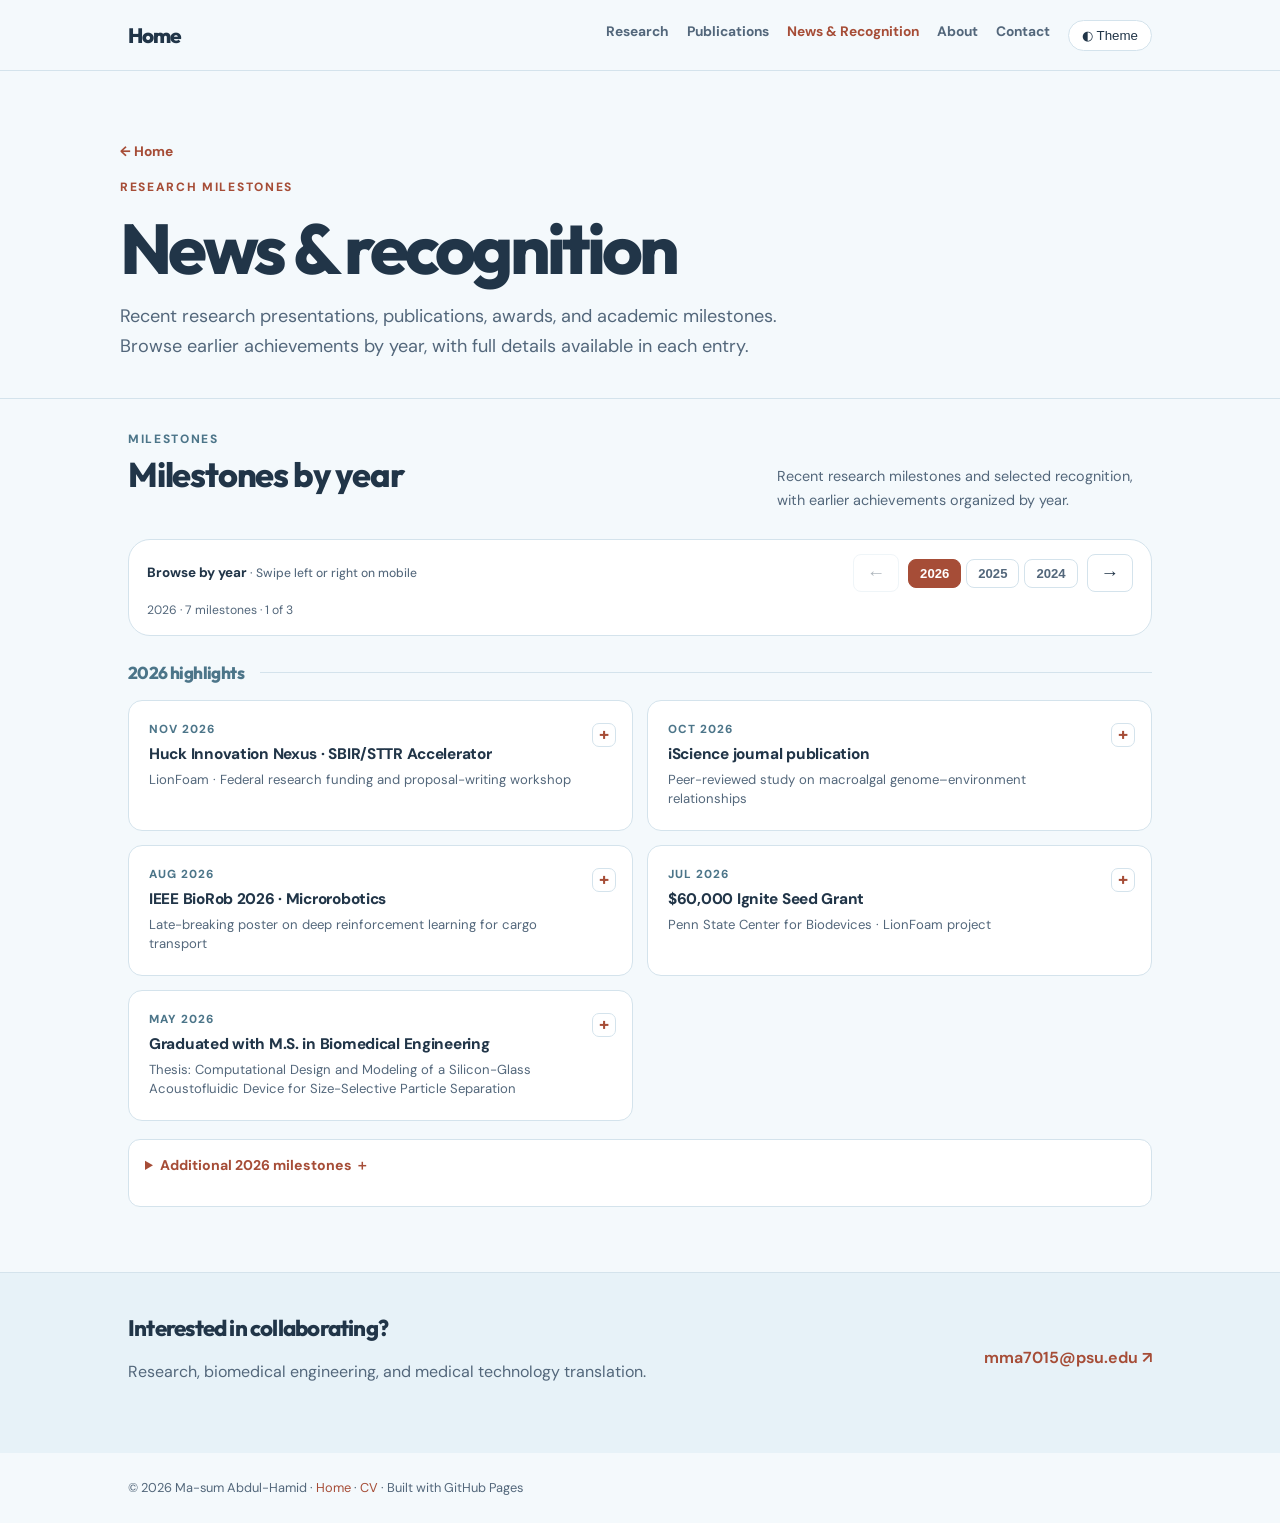
<file: news.html>
<!doctype html>
<html lang="en"><head><meta charset="utf-8"><meta name="viewport" content="width=device-width,initial-scale=1">
<meta name="description" content="Research milestones, conference presentations, academic awards, entrepreneurship recognition and funding involving Ma-sum Abdul-Hamid."><title>News &amp; Recognition | Ma-sum Abdul-Hamid</title>
<link rel="canonical" href="https://ma-sumabdul-hamid.github.io/news.html"><link rel="icon" type="image/svg+xml" href="assets/site-mark.svg">
<meta name="theme-color" content="#F1F5F9">
<meta property="og:type" content="website"><meta property="og:site_name" content="Ma-sum Abdul-Hamid">
<meta property="og:title" content="News &amp; Recognition | Ma-sum Abdul-Hamid"><meta property="og:description" content="Research milestones, conference presentations, academic awards, entrepreneurship recognition and funding involving Ma-sum Abdul-Hamid.">
<meta property="og:url" content="https://ma-sumabdul-hamid.github.io/news.html"><meta property="og:image" content="https://ma-sumabdul-hamid.github.io/assets/portrait-cartoon-beach.webp"><meta property="og:image:alt" content="Portrait of Ma-sum Abdul-Hamid">
<meta name="twitter:card" content="summary"><meta name="twitter:title" content="News &amp; Recognition | Ma-sum Abdul-Hamid"><meta name="twitter:description" content="Research milestones, conference presentations, academic awards, entrepreneurship recognition and funding involving Ma-sum Abdul-Hamid."><meta name="twitter:image" content="https://ma-sumabdul-hamid.github.io/assets/portrait-cartoon-beach.webp">
<link rel="stylesheet" href="site.css?v=20261101-layout-fix"><script>try{if(localStorage.getItem("theme")==="dark")document.documentElement.classList.add("dark")}catch(e){}document.documentElement.classList.add("nav-js")</script></head><body class="interior-page"><a class="skip" href="#main">Skip to content</a><header><nav class="wrap site-nav" aria-label="Main navigation"><a class="personal-brand" href="index.html" aria-label="Home">Home</a><button class="mobile-menu-toggle" id="mobile-menu-toggle" aria-expanded="false" aria-controls="primary-links" aria-label="Open navigation" type="button"><span class="menu-bars" aria-hidden="true"><span></span><span></span><span></span></span><span class="menu-word">Menu</span></button><div class="links" id="primary-links"><a href="research.html">Research</a><a href="publications.html">Publications</a><a href="news.html" aria-current="page">News &amp; Recognition</a><a href="about.html">About</a><a href="index.html#contact">Contact</a><button type="button" id="theme" aria-label="Toggle theme">◐ Theme</button></div></nav></header><main id="main"><div class="interior-hero"><div class="subpage-index-link"><a href="index.html">← Home</a></div><div class="eyebrow">Research milestones</div><h1>News &amp; recognition</h1><p>Recent research presentations, publications, awards, and academic milestones. Browse earlier achievements by year, with full details available in each entry.</p></div><section id="news"><div class="wrap"><div class="eyebrow">Milestones</div><div class="section-top"><div><h2>Milestones by year</h2></div><p>Recent research milestones and selected recognition, with earlier achievements organized by year.</p></div><div class="news-navigation" hidden aria-label="Browse news by year"><div class="news-nav-top"><span class="news-nav-caption">Browse by year <span>· Swipe left or right on mobile</span></span><div class="news-nav-buttons"><button class="news-arrow" type="button" data-step="-1" aria-label="Newer year">←</button><div class="news-year-options" role="group" aria-label="Select year"><button type="button" class="news-year-choice" data-target-year="2026" aria-controls="news-2026" aria-pressed="true">2026</button><button type="button" class="news-year-choice" data-target-year="2025" aria-controls="news-2025" aria-pressed="false">2025</button><button type="button" class="news-year-choice" data-target-year="2024" aria-controls="news-2024" aria-pressed="false">2024</button></div><button class="news-arrow" type="button" data-step="1" aria-label="Older year">→</button></div></div><p class="news-page-indicator" aria-live="polite" role="status"></p></div><div class="year-block" data-year="2026" id="news-2026" aria-label="News and recognition 2026"><h3 class="year-head"><span>2026 highlights</span><span class="year-rule"></span></h3><div class="recognition-grid"><details class="news-entry" id="featured-huck-accelerator"><summary><span class="news-meta">Nov 2026</span><span class="news-heading">Huck Innovation Nexus · SBIR/STTR Accelerator</span><span class="news-teaser">LionFoam · Federal research funding and proposal-writing workshop</span><span class="news-toggle" aria-hidden="true">+</span></summary><div class="news-details"><p>Participated in the <strong>Huck Innovation Nexus: SBIR/STTR Accelerator</strong>, hosted by Penn State’s Huck Institutes of the Life Sciences, to explore funding and commercialization opportunities for our <strong>LionFoam</strong> bioresorbable hemostatic-foam project.</p><p>The workshop covered SBIR/STTR funding options, intellectual property and licensing, conflict-of-interest considerations, and university–startup relationships. In a hands-on proposal-writing session, I worked through elements of a competitive federal small-business proposal and considerations for developing LionFoam’s commercialization and grant strategy.</p></div></details>
<details class="news-entry" id="featured-iscience"><summary><span class="news-meta">Oct 2026</span><span class="news-heading">iScience journal publication</span><span class="news-teaser">Peer-reviewed study on macroalgal genome–environment relationships</span><span class="news-toggle" aria-hidden="true">+</span></summary><div class="news-details"><p>Co-authored research published in <em>iScience</em> examined associations between earth-observation variables and macroalgal protein-family distributions across sampled genomes.</p><a href="https://doi.org/10.1016/j.isci.2026.117777" target="_blank" rel="noopener noreferrer">Read the published paper ↗</a></div></details>
<details class="news-entry"><summary><span class="news-meta">Aug 2026</span><span class="news-heading">IEEE BioRob 2026 · Microrobotics</span><span class="news-teaser">Late-breaking poster on deep reinforcement learning for cargo transport</span><span class="news-toggle" aria-hidden="true">+</span></summary><div class="news-details"><p>Presented work titled <em>Deep Reinforcement Learning for Mode-Switching Cargo Transport by Chiral Magnetic Micropropellers</em> at BioRob in Edmonton. The official program lists the contribution in Monday’s rapid-fire poster session (MoPO1P.9).</p><a href="https://ras.papercept.net/conferences/conferences/BIRO26/program/BIRO26_ContentListWeb_3.html" target="_blank" rel="noopener noreferrer">View official presentation listing ↗</a></div></details>
<details class="news-entry" id="featured-ignite"><summary><span class="news-meta">Jul 2026</span><span class="news-heading">$60,000 Ignite Seed Grant</span><span class="news-teaser">Penn State Center for Biodevices · LionFoam project</span><span class="news-toggle" aria-hidden="true">+</span></summary><div class="news-details"><p>The Center for Biodevices selected <em>LionFoam: Advancing a Bioresorbable, Wound-Filling Hemostatic Foam for Severe Traumatic Hemorrhage to Enable Commercialization</em> among its 2026 seed grant recipients. I support the project’s experimental validation and translational strategy.</p><a href="https://www.huck.psu.edu/research/centers-institutes/center-for-biodevices/seed-funding" target="_blank" rel="noopener noreferrer">See Penn State’s 2026 recipients ↗</a></div></details>
<details class="news-entry"><summary><span class="news-meta">May 2026</span><span class="news-heading">Graduated with M.S. in Biomedical Engineering</span><span class="news-teaser">Thesis: Computational Design and Modeling of a Silicon-Glass Acoustofluidic Device for Size-Selective Particle Separation</span><span class="news-toggle" aria-hidden="true">+</span></summary><div class="news-details"><p>Graduated with a Master of Science in Biomedical Engineering from Penn State in May 2026 while continuing my Ph.D. studies. My thesis, <em>“Computational Design and Modeling of a Silicon-Glass Acoustofluidic Device for Size-Selective Particle Separation,”</em> developed and preliminarily validated a simulation-driven, tapered acoustofluidic nozzle for label-free size-selective particle retention. The etched silicon nozzle, sealed with anodically bonded borosilicate glass, was designed to provide a high-acoustic-impedance enclosure favorable for standing-wave formation.</p><p><strong>Computational approach:</strong> I developed a linked Python–MATLAB framework comprising (1) a one-dimensional transfer-matrix model to compare resonance behavior of silicon–glass and SU-8–glass material stacks; (2) a two-dimensional Helmholtz eigenmode model to explain one-, two-, and five-node transverse patterns; and (3) a driven Helmholtz nozzle model in MATLAB to predict pressure fields and pressure-gradient-based force maps in the tapered geometry.</p><p><strong>Experimental validation:</strong> Preliminary tests with approximately 30 and 90 µm hydrogel beads showed preferential accumulation of larger beads along one-, two-, and five-line patterns at selected acoustic frequencies, consistent with the simulations, while smaller beads more readily passed through the device. The thesis established a computational and experimental foundation for future separation studies involving mammalian cells and bacteria-containing suspensions.</p></div></details></div><details class="news-archive"><summary>Additional 2026 milestones <span aria-hidden="true">＋</span></summary><div class="recognition-grid"><details class="news-entry"><summary><span class="news-meta">Sep–Oct 2026</span><span class="news-heading">IEEE NMDC 2026 · Acoustofluidics</span><span class="news-teaser">Research on simulation-guided silicon–glass acoustofluidic nozzle design</span><span class="news-toggle" aria-hidden="true">+</span></summary><div class="news-details"><p>The 21st IEEE Nanotechnology Materials and Devices Conference took place September 30–October 3 in Xanthi, Greece, with hybrid participation. Our work addresses size-selective retention in acoustofluidic nozzle devices.</p><a href="https://2026.ieeenmdc.org/program/" target="_blank" rel="noopener noreferrer">View conference program ↗</a></div></details>
<details class="news-entry" id="featured-diefenderfer"><summary><span class="news-meta">Aug 2026</span><span class="news-heading">Diefenderfer Graduate Fellowship in Entrepreneurship</span><span class="news-teaser">Penn State College of Engineering</span><span class="news-toggle" aria-hidden="true">+</span></summary><div class="news-details"><p>Awarded for the 2026–27 academic year. The Diefenderfer Graduate Fellowship supports engineering graduate students pursuing entrepreneurship and the translation of technologies into real-world products and ventures.</p><a href="https://news.engr.psu.edu/2024/diefenderfer-fellowship-winners-2024.aspx" target="_blank" rel="noopener noreferrer">Learn about the fellowship ↗</a></div></details></div></details></div><div class="year-block" data-year="2025" id="news-2025" aria-label="News and recognition 2025"><h3 class="year-head"><span>2025</span><span class="year-rule"></span></h3><div class="recognition-grid"><details class="news-entry"><summary><span class="news-meta">Oct 2025</span><span class="news-heading">First Place · IP Strategy Competition</span><span class="news-teaser">Patent Essentials for Engineers &amp; Innovators</span><span class="news-toggle" aria-hidden="true">+</span></summary><div class="news-details"><p>Placed first in the intellectual property strategy competition associated with Penn State’s Patent Essentials for Engineers &amp; Innovators course, run with Harrity &amp; Harrity, LLP.</p></div></details>
<details class="news-entry" id="featured-icorps"><summary><span class="news-meta">Jul 2025</span><span class="news-heading">$50,000 NSF I-Corps · Customer discovery</span><span class="news-teaser">Entrepreneurial Lead · Medical technology commercialization</span><span class="news-toggle" aria-hidden="true">+</span></summary><div class="news-details"><p>Led customer-discovery activities for a bioresorbable hemostatic foam venture, interviewing more than 100 stakeholders to evaluate clinical needs, customer segments, and potential commercialization pathways. The NSF National I-Corps Teams program supports evidence-based market discovery.</p><a href="https://www.nsf.gov/funding/initiatives/i-corps/national-teams-applicants" target="_blank" rel="noopener noreferrer">About NSF National I-Corps ↗</a></div></details>
<details class="news-entry"><summary><span class="news-meta">Jun 2025</span><span class="news-heading">Vice Provost and Dean of the Graduate School Student Persistence Scholarship</span><span class="news-teaser">Penn State · Graduate student recognition</span><span class="news-toggle" aria-hidden="true">+</span></summary><div class="news-details"><p>Received the Penn State Vice Provost and Dean of the Graduate School Student Persistence Scholarship, recognizing dedication and continued progress in graduate research.</p></div></details>
<details class="news-entry"><summary><span class="news-meta">May 2025</span><span class="news-heading">Passed Ph.D. Qualifying Examinations</span><span class="news-teaser">Active targetting of Pancreatic Tumors with Enzyme-enhanced and Microenvironment-targeted Nanocarriers</span><span class="news-toggle" aria-hidden="true">+</span></summary><div class="news-details"><p>Passed my Ph.D. qualifying examinations in May 2025 with a research proposal titled <em>“Active targetting of Pancreatic Tumors with Enzyme-enhanced and Microenvironment-targeted Nanocarriers.”</em> The proposal addressed major drug-delivery barriers in pancreatic ductal adenocarcinoma (PDAC), including dense hyaluronic-acid-rich stroma, activated pancreatic stellate cells, and an immunosuppressive tumor microenvironment.</p><p>I proposed mesoporous silica nanocarriers designed to co-deliver gemcitabine and hyaluronidase, incorporating dual stromal-targeting ligands, PEG spacers, and matrix metalloproteinase-responsive coatings to support localized stromal remodeling and drug delivery.</p><p><strong>Proposed aims:</strong> (1) design and characterize the nanocarriers, including enzyme activity, drug release, and ligand stability; and (2) evaluate cell targeting, penetration in 3D PDAC models, cytotoxicity, and potential immunomodulatory effects in vitro. These were proposed research directions, not completed experimental findings.</p></div></details></div></div><div class="year-block" data-year="2024" id="news-2024" aria-label="News and recognition 2024"><h3 class="year-head"><span>2024</span><span class="year-rule"></span></h3><div class="recognition-grid"><details class="news-entry" id="featured-cliniskout"><summary><span class="news-meta">Nov 2024</span><span class="news-heading">NIH Entrepreneurship Boot Camp · CliniSkout</span><span class="news-teaser">Clinical-trial recruitment concept · Over 30 customer-discovery interviews</span><span class="news-toggle" aria-hidden="true">+</span></summary><div class="news-details"><p>Participated in the <strong>2024 NIH Entrepreneurship Boot Camp</strong> to explore and validate <strong>CliniSkout</strong>, a proposed clinical-trial recruitment and coordination platform focused on patients with rare diseases. The concept envisioned proprietary machine-learning algorithms using patient electronic health records to help match individuals with ongoing or upcoming clinical trials. The proposed platform was designed with HIPAA privacy requirements and FHIR-based interoperability in mind and aimed to provide a communication and logistics layer connecting patients, clinicians, and research teams.</p><p>Conducted <strong>over 30 customer-discovery interviews</strong> with clinicians, researchers, nurses, and other stakeholders in the clinical-trial pipeline to investigate recruitment barriers, stakeholder needs, and the feasibility of the platform’s value proposition.</p><a href="https://grants.nih.gov/grants/guide/notice-files/NOT-OD-25-004.html" target="_blank" rel="noopener noreferrer">About the NIH Entrepreneurship Boot Camp ↗</a></div></details><details class="news-entry"><summary><span class="news-meta">Jul 2024</span><span class="news-heading">Academic &amp; Research Excellence Scholarship</span><span class="news-teaser">Society of Tribologists and Lubrication Engineers</span><span class="news-toggle" aria-hidden="true">+</span></summary><div class="news-details"><p>The Philadelphia Section of the Society of Tribologists and Lubrication Engineers awarded me a $1,000 scholarship and profiled my biomedical engineering research at Penn State, including magnetic and acoustic microfluidic biodevices and microgel organization. The scholarship announcement was published in May 2025.</p><a href="https://philadelphia-stle.org/pennsylvania-state-university-graduate-student-awarded-philadelphia-stle-scholarship-2/" target="_blank" rel="noopener noreferrer">Read the STLE scholarship announcement ↗</a></div></details></div></div></div></section>
<section class="footer-panel compact-contact" aria-label="Contact"><div class="wrap"><div><h2>Interested in collaborating?</h2><p class="muted">Research, biomedical engineering, and medical technology translation.</p></div><p class="lead"><a href="mailto:mma7015@psu.edu">mma7015@psu.edu ↗</a></p></div></section></main><footer><div class="wrap">© <span id="year">2026</span> Ma-sum Abdul-Hamid · <a href="index.html">Home</a> · <a href="Ma-sum_Abdul-Hamid_CV_Public.pdf">CV</a> · Built with GitHub Pages</div></footer><script>document.getElementById("year").textContent=new Date().getFullYear();const themeButton=document.getElementById("theme");function syncThemeButton(){const dark=document.documentElement.classList.contains("dark");themeButton.setAttribute("aria-pressed",String(dark));themeButton.setAttribute("aria-label",dark?"Switch to light mode":"Switch to dark mode")}syncThemeButton();themeButton.addEventListener("click",()=>{const dark=document.documentElement.classList.toggle("dark");try{localStorage.setItem("theme",dark?"dark":"light")}catch(e){}syncThemeButton()});</script><script>
(function(){
 const section=document.getElementById("news");if(!section)return;
 const pages=Array.from(section.querySelectorAll(".year-block[data-year]")),bar=section.querySelector(".news-navigation");
 if(!pages.length||!bar)return;
 const choices=Array.from(bar.querySelectorAll(".news-year-choice")),arrows=Array.from(bar.querySelectorAll(".news-arrow")),status=bar.querySelector(".news-page-indicator");let active=0;
 function select(i){
  active=Math.max(0,Math.min(pages.length-1,i));
  pages.forEach((p,j)=>p.hidden=j!==active);
  choices.forEach(b=>b.setAttribute("aria-pressed",String(b.dataset.targetYear===pages[active].dataset.year)));
  arrows.forEach(b=>b.disabled=(active+Number(b.dataset.step)<0||active+Number(b.dataset.step)>=pages.length));
  const count=pages[active].querySelectorAll(".news-entry").length;
  status.textContent=pages[active].dataset.year+" · "+count+" milestones · "+(active+1)+" of "+pages.length;
 }
 choices.forEach(b=>b.addEventListener("click",()=>{const i=pages.findIndex(p=>p.dataset.year===b.dataset.targetYear);if(i>=0)select(i)}));
 arrows.forEach(b=>b.addEventListener("click",()=>select(active+Number(b.dataset.step))));
 bar.addEventListener("keydown",e=>{if(!["ArrowLeft","ArrowRight"].includes(e.key))return;e.preventDefault();select(active+(e.key==="ArrowRight"?1:-1));choices[active].focus()});
 let x=null,y=null;
 section.addEventListener("touchstart",e=>{if(e.touches.length!==1)return;x=e.touches[0].clientX;y=e.touches[0].clientY},{passive:true});
 section.addEventListener("touchend",e=>{if(x===null||!e.changedTouches.length)return;const dx=e.changedTouches[0].clientX-x,dy=e.changedTouches[0].clientY-y;x=y=null;if(Math.abs(dx)>65&&Math.abs(dx)>1.5*Math.abs(dy))select(active+(dx<0?1:-1))},{passive:true});
 bar.hidden=false;select(0);
})();
</script><script>
/* Compact mobile header: unenhanced browsers retain a visible navigation list. */
(function(){
 const nav=document.querySelector('.site-nav'),button=document.getElementById('mobile-menu-toggle');
 if(!nav||!button)return;
 const links=nav.querySelector('.links');
 function close(){nav.classList.remove('menu-open');button.setAttribute('aria-expanded','false');button.setAttribute('aria-label','Open navigation')}
 button.addEventListener('click',function(){
   const open=nav.classList.toggle('menu-open');
   button.setAttribute('aria-expanded',String(open));
   button.setAttribute('aria-label',open?'Close navigation':'Open navigation');
 });
 if(links)links.querySelectorAll('a').forEach(a=>a.addEventListener('click',close));
 nav.addEventListener('keydown',e=>{if(e.key==='Escape'){close();button.focus()}});
 document.addEventListener('click',e=>{if(!nav.contains(e.target))close()});
})();
</script></body></html>
</file>
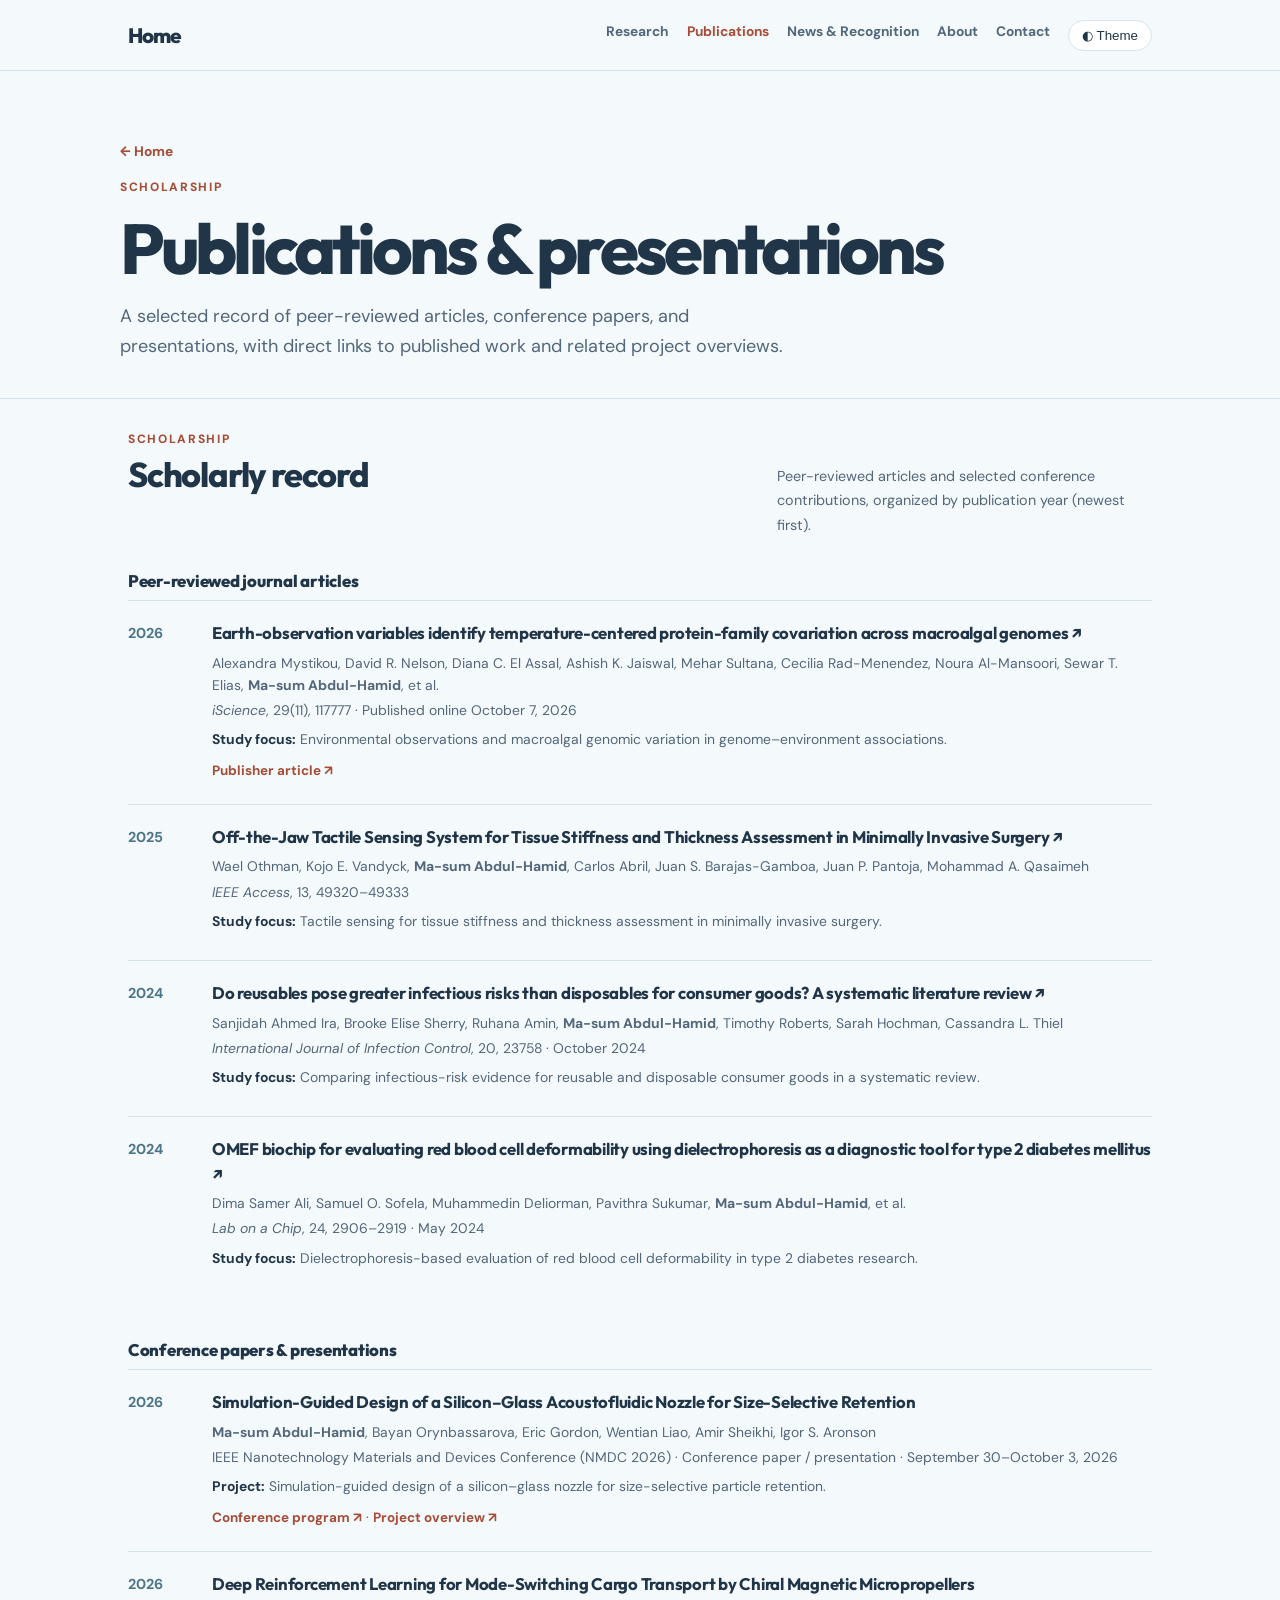
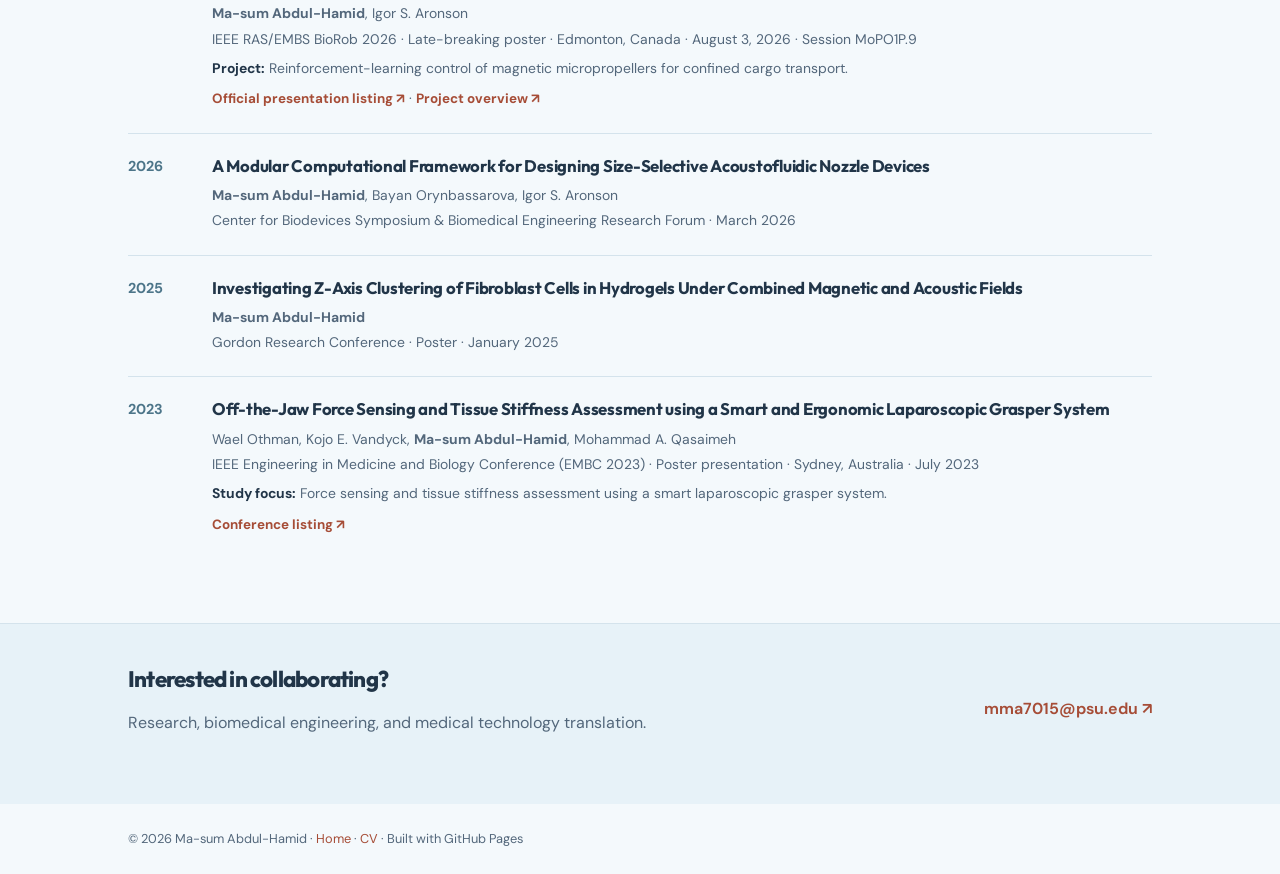
<file: publications.html>
<!doctype html>
<html lang="en"><head><meta charset="utf-8"><meta name="viewport" content="width=device-width,initial-scale=1">
<meta name="description" content="Peer-reviewed journal publications and conference presentations by Ma-sum Abdul-Hamid across biomedical devices, microfluidics, sensing, and AI."><title>Publications &amp; Presentations | Ma-sum Abdul-Hamid</title>
<link rel="canonical" href="https://ma-sumabdul-hamid.github.io/publications.html"><link rel="icon" type="image/svg+xml" href="assets/site-mark.svg">
<meta name="theme-color" content="#F1F5F9">
<meta property="og:type" content="website"><meta property="og:site_name" content="Ma-sum Abdul-Hamid">
<meta property="og:title" content="Publications &amp; Presentations | Ma-sum Abdul-Hamid"><meta property="og:description" content="Peer-reviewed journal publications and conference presentations by Ma-sum Abdul-Hamid across biomedical devices, microfluidics, sensing, and AI.">
<meta property="og:url" content="https://ma-sumabdul-hamid.github.io/publications.html"><meta property="og:image" content="https://ma-sumabdul-hamid.github.io/assets/portrait-cartoon-beach.webp"><meta property="og:image:alt" content="Portrait of Ma-sum Abdul-Hamid">
<meta name="twitter:card" content="summary"><meta name="twitter:title" content="Publications &amp; Presentations | Ma-sum Abdul-Hamid"><meta name="twitter:description" content="Peer-reviewed journal publications and conference presentations by Ma-sum Abdul-Hamid across biomedical devices, microfluidics, sensing, and AI."><meta name="twitter:image" content="https://ma-sumabdul-hamid.github.io/assets/portrait-cartoon-beach.webp">
<link rel="stylesheet" href="site.css?v=20261101-layout-fix"><script>try{if(localStorage.getItem("theme")==="dark")document.documentElement.classList.add("dark")}catch(e){}document.documentElement.classList.add("nav-js")</script></head><body class="interior-page"><a class="skip" href="#main">Skip to content</a><header><nav class="wrap site-nav" aria-label="Main navigation"><a class="personal-brand" href="index.html" aria-label="Home">Home</a><button class="mobile-menu-toggle" id="mobile-menu-toggle" aria-expanded="false" aria-controls="primary-links" aria-label="Open navigation" type="button"><span class="menu-bars" aria-hidden="true"><span></span><span></span><span></span></span><span class="menu-word">Menu</span></button><div class="links" id="primary-links"><a href="research.html">Research</a><a href="publications.html" aria-current="page">Publications</a><a href="news.html">News &amp; Recognition</a><a href="about.html">About</a><a href="index.html#contact">Contact</a><button type="button" id="theme" aria-label="Toggle theme">◐ Theme</button></div></nav></header><main id="main"><div class="interior-hero"><div class="subpage-index-link"><a href="index.html">← Home</a></div><div class="eyebrow">Scholarship</div><h1>Publications &amp; presentations</h1><p>A selected record of peer-reviewed articles, conference papers, and presentations, with direct links to published work and related project overviews.</p></div><section id="publications"><div class="wrap"><div class="eyebrow">Scholarship</div><div class="section-top"><div><h2>Scholarly record</h2></div><p>Peer-reviewed articles and selected conference contributions, organized by publication year (newest first).</p></div><h3 class="pub-group">Peer-reviewed journal articles</h3><article class="pub"><b>2026</b><div><h4><a href="https://doi.org/10.1016/j.isci.2026.117777">Earth-observation variables identify temperature-centered protein-family covariation across macroalgal genomes ↗</a></h4><p>Alexandra Mystikou, David R. Nelson, Diana C. El Assal, Ashish K. Jaiswal, Mehar Sultana, Cecilia Rad-Menendez, Noura Al-Mansoori, Sewar T. Elias, <strong>Ma-sum Abdul-Hamid</strong>, et al.</p><p><em>iScience</em>, 29(11), 117777 · Published online October 7, 2026</p><p class="pub-summary"><strong>Study focus:</strong> Environmental observations and macroalgal genomic variation in genome–environment associations.</p><p><a class="extra-link" href="https://www.cell.com/iscience/fulltext/S2589-0042(26)03158-5">Publisher article ↗</a></p></div></article>
<article class="pub"><b>2025</b><div><h4><a href="https://doi.org/10.1109/ACCESS.2025.3550948">Off-the-Jaw Tactile Sensing System for Tissue Stiffness and Thickness Assessment in Minimally Invasive Surgery ↗</a></h4><p>Wael Othman, Kojo E. Vandyck, <strong>Ma-sum Abdul-Hamid</strong>, Carlos Abril, Juan S. Barajas-Gamboa, Juan P. Pantoja, Mohammad A. Qasaimeh</p><p><em>IEEE Access</em>, 13, 49320–49333</p><p class="pub-summary"><strong>Study focus:</strong> Tactile sensing for tissue stiffness and thickness assessment in minimally invasive surgery.</p></div></article>
<article class="pub"><b>2024</b><div><h4><a href="https://ijicjournal.com/article/view/23758">Do reusables pose greater infectious risks than disposables for consumer goods? A systematic literature review ↗</a></h4><p>Sanjidah Ahmed Ira, Brooke Elise Sherry, Ruhana Amin, <strong>Ma-sum Abdul-Hamid</strong>, Timothy Roberts, Sarah Hochman, Cassandra L. Thiel</p><p><em>International Journal of Infection Control</em>, 20, 23758 · October 2024</p><p class="pub-summary"><strong>Study focus:</strong> Comparing infectious-risk evidence for reusable and disposable consumer goods in a systematic review.</p></div></article>
<article class="pub"><b>2024</b><div><h4><a href="https://doi.org/10.1039/D3LC01016C">OMEF biochip for evaluating red blood cell deformability using dielectrophoresis as a diagnostic tool for type 2 diabetes mellitus ↗</a></h4><p>Dima Samer Ali, Samuel O. Sofela, Muhammedin Deliorman, Pavithra Sukumar, <strong>Ma-sum Abdul-Hamid</strong>, et al.</p><p><em>Lab on a Chip</em>, 24, 2906–2919 · May 2024</p><p class="pub-summary"><strong>Study focus:</strong> Dielectrophoresis-based evaluation of red blood cell deformability in type 2 diabetes research.</p></div></article><h3 class="pub-group conference-group">Conference papers &amp; presentations</h3><article class="pub" id="publication-acoustofluidics-2026"><b>2026</b><div><h4>Simulation-Guided Design of a Silicon–Glass Acoustofluidic Nozzle for Size-Selective Retention</h4><p><strong>Ma-sum Abdul-Hamid</strong>, Bayan Orynbassarova, Eric Gordon, Wentian Liao, Amir Sheikhi, Igor S. Aronson</p><p>IEEE Nanotechnology Materials and Devices Conference (NMDC 2026) · Conference paper / presentation · September 30–October 3, 2026</p><p class="pub-summary"><strong>Project:</strong> Simulation-guided design of a silicon–glass nozzle for size-selective particle retention.</p><p><a class="extra-link" href="https://2026.ieeenmdc.org/program/">Conference program ↗</a> <span aria-hidden="true">·</span> <a class="extra-link" href="research/acoustofluidic-micronozzles.html">Project overview ↗</a></p></div></article>
<article class="pub" id="publication-microrobotics-2026"><b>2026</b><div><h4>Deep Reinforcement Learning for Mode-Switching Cargo Transport by Chiral Magnetic Micropropellers</h4><p><strong>Ma-sum Abdul-Hamid</strong>, Igor S. Aronson</p><p>IEEE RAS/EMBS BioRob 2026 · Late-breaking poster · Edmonton, Canada · August 3, 2026 · Session MoPO1P.9</p><p class="pub-summary"><strong>Project:</strong> Reinforcement-learning control of magnetic micropropellers for confined cargo transport.</p><p><a class="extra-link" href="https://ras.papercept.net/conferences/conferences/BIRO26/program/BIRO26_ContentListWeb_3.html">Official presentation listing ↗</a> <span aria-hidden="true">·</span> <a class="extra-link" href="research/magnetic-microrobotics.html">Project overview ↗</a></p></div></article>
<article class="pub"><b>2026</b><div><h4>A Modular Computational Framework for Designing Size-Selective Acoustofluidic Nozzle Devices</h4><p><strong>Ma-sum Abdul-Hamid</strong>, Bayan Orynbassarova, Igor S. Aronson</p><p>Center for Biodevices Symposium &amp; Biomedical Engineering Research Forum · March 2026</p></div></article>
<article class="pub"><b>2025</b><div><h4>Investigating Z-Axis Clustering of Fibroblast Cells in Hydrogels Under Combined Magnetic and Acoustic Fields</h4><p><strong>Ma-sum Abdul-Hamid</strong></p><p>Gordon Research Conference · Poster · January 2025</p></div></article>
<article class="pub" id="publication-embc-2023"><b>2023</b><div><h4>Off-the-Jaw Force Sensing and Tissue Stiffness Assessment using a Smart and Ergonomic Laparoscopic Grasper System</h4><p>Wael Othman, Kojo E. Vandyck, <strong>Ma-sum Abdul-Hamid</strong>, Mohammad A. Qasaimeh</p><p>IEEE Engineering in Medicine and Biology Conference (EMBC 2023) · Poster presentation · Sydney, Australia · July 2023</p><p class="pub-summary"><strong>Study focus:</strong> Force sensing and tissue stiffness assessment using a smart laparoscopic grasper system.</p><p><a class="extra-link" href="https://microsites.arinex.com.au/EMBC/content.html" target="_blank" rel="noopener noreferrer">Conference listing ↗</a></p></div></article></div></section>
<section class="footer-panel compact-contact" aria-label="Contact"><div class="wrap"><div><h2>Interested in collaborating?</h2><p class="muted">Research, biomedical engineering, and medical technology translation.</p></div><p class="lead"><a href="mailto:mma7015@psu.edu">mma7015@psu.edu ↗</a></p></div></section></main><footer><div class="wrap">© <span id="year">2026</span> Ma-sum Abdul-Hamid · <a href="index.html">Home</a> · <a href="Ma-sum_Abdul-Hamid_CV_Public.pdf">CV</a> · Built with GitHub Pages</div></footer><script>document.getElementById("year").textContent=new Date().getFullYear();const themeButton=document.getElementById("theme");function syncThemeButton(){const dark=document.documentElement.classList.contains("dark");themeButton.setAttribute("aria-pressed",String(dark));themeButton.setAttribute("aria-label",dark?"Switch to light mode":"Switch to dark mode")}syncThemeButton();themeButton.addEventListener("click",()=>{const dark=document.documentElement.classList.toggle("dark");try{localStorage.setItem("theme",dark?"dark":"light")}catch(e){}syncThemeButton()});</script><script>
/* Compact mobile header: unenhanced browsers retain a visible navigation list. */
(function(){
 const nav=document.querySelector('.site-nav'),button=document.getElementById('mobile-menu-toggle');
 if(!nav||!button)return;
 const links=nav.querySelector('.links');
 function close(){nav.classList.remove('menu-open');button.setAttribute('aria-expanded','false');button.setAttribute('aria-label','Open navigation')}
 button.addEventListener('click',function(){
   const open=nav.classList.toggle('menu-open');
   button.setAttribute('aria-expanded',String(open));
   button.setAttribute('aria-label',open?'Close navigation':'Open navigation');
 });
 if(links)links.querySelectorAll('a').forEach(a=>a.addEventListener('click',close));
 nav.addEventListener('keydown',e=>{if(e.key==='Escape'){close();button.focus()}});
 document.addEventListener('click',e=>{if(!nav.contains(e.target))close()});
})();
</script></body></html>
</file>
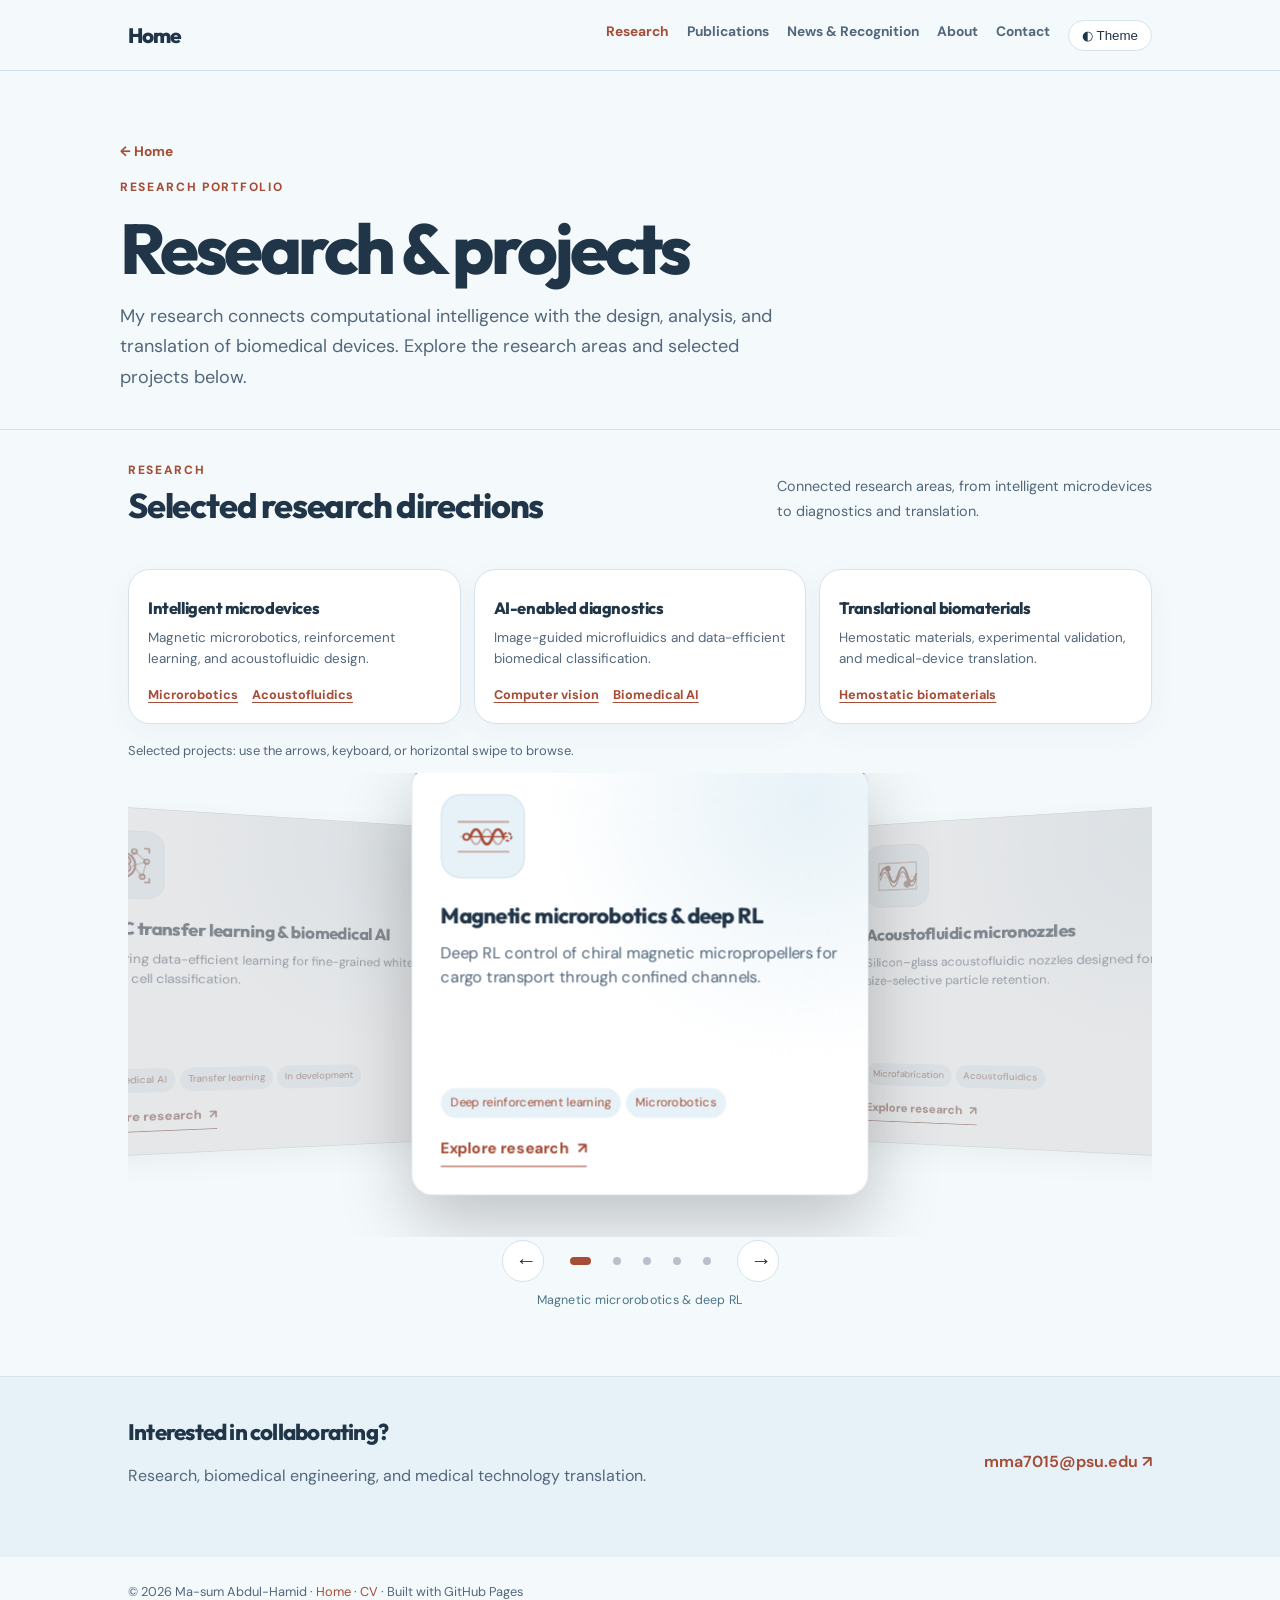
<file: research.html>
<!doctype html>
<html lang="en"><head><meta charset="utf-8"><meta name="viewport" content="width=device-width,initial-scale=1">
<meta name="description" content="Explore research in AI-driven magnetic microrobotics, acoustofluidic microdevices, diagnostics, and translational biomaterials."><title>Research &amp; Projects | Ma-sum Abdul-Hamid</title>
<link rel="canonical" href="https://ma-sumabdul-hamid.github.io/research.html"><link rel="icon" type="image/svg+xml" href="assets/site-mark.svg">
<meta name="theme-color" content="#F1F5F9">
<meta property="og:type" content="website"><meta property="og:site_name" content="Ma-sum Abdul-Hamid">
<meta property="og:title" content="Research &amp; Projects | Ma-sum Abdul-Hamid"><meta property="og:description" content="Explore research in AI-driven magnetic microrobotics, acoustofluidic microdevices, diagnostics, and translational biomaterials.">
<meta property="og:url" content="https://ma-sumabdul-hamid.github.io/research.html"><meta property="og:image" content="https://ma-sumabdul-hamid.github.io/assets/portrait-cartoon-beach.webp"><meta property="og:image:alt" content="Portrait of Ma-sum Abdul-Hamid">
<meta name="twitter:card" content="summary"><meta name="twitter:title" content="Research &amp; Projects | Ma-sum Abdul-Hamid"><meta name="twitter:description" content="Explore research in AI-driven magnetic microrobotics, acoustofluidic microdevices, diagnostics, and translational biomaterials."><meta name="twitter:image" content="https://ma-sumabdul-hamid.github.io/assets/portrait-cartoon-beach.webp">
<link rel="stylesheet" href="site.css?v=20261101-layout-fix"><script>try{if(localStorage.getItem("theme")==="dark")document.documentElement.classList.add("dark")}catch(e){}document.documentElement.classList.add("nav-js")</script></head><body class="interior-page"><a class="skip" href="#main">Skip to content</a><header><nav class="wrap site-nav" aria-label="Main navigation"><a class="personal-brand" href="index.html" aria-label="Home">Home</a><button class="mobile-menu-toggle" id="mobile-menu-toggle" aria-expanded="false" aria-controls="primary-links" aria-label="Open navigation" type="button"><span class="menu-bars" aria-hidden="true"><span></span><span></span><span></span></span><span class="menu-word">Menu</span></button><div class="links" id="primary-links"><a href="research.html" aria-current="page">Research</a><a href="publications.html">Publications</a><a href="news.html">News &amp; Recognition</a><a href="about.html">About</a><a href="index.html#contact">Contact</a><button type="button" id="theme" aria-label="Toggle theme">◐ Theme</button></div></nav></header><main id="main"><div class="interior-hero"><div class="subpage-index-link"><a href="index.html">← Home</a></div><div class="eyebrow">Research portfolio</div><h1>Research &amp; projects</h1><p>My research connects computational intelligence with the design, analysis, and translation of biomedical devices. Explore the research areas and selected projects below.</p></div><section id="research"><div class="wrap"><div class="section-top"><div><div class="eyebrow">Research</div><h2>Selected research directions</h2></div><p>Connected research areas, from intelligent microdevices to diagnostics and translation.</p></div>
<div class="research-pillars" role="list" aria-label="Research areas">
<div class="research-pillar" role="listitem"><h3>Intelligent microdevices</h3><p>Magnetic microrobotics, reinforcement learning, and acoustofluidic design.</p><div class="pillar-links"><a href="research/magnetic-microrobotics.html">Microrobotics</a><a href="research/acoustofluidic-micronozzles.html">Acoustofluidics</a></div></div>
<div class="research-pillar" role="listitem"><h3>AI-enabled diagnostics</h3><p>Image-guided microfluidics and data-efficient biomedical classification.</p><div class="pillar-links"><a href="research/computer-vision-diagnostics.html">Computer vision</a><a href="research/wbc-transfer-learning.html">Biomedical AI</a></div></div>
<div class="research-pillar" role="listitem"><h3>Translational biomaterials</h3><p>Hemostatic materials, experimental validation, and medical-device translation.</p><div class="pillar-links"><a href="research/hemostatic-biomaterials.html">Hemostatic biomaterials</a></div></div>
</div><p id="research-carousel-help" class="research-carousel-help">Selected projects: use the arrows, keyboard, or horizontal swipe to browse.</p>
<div class="coverflow" id="research-coverflow" role="region" aria-roledescription="carousel" aria-label="Selected research projects" aria-describedby="research-carousel-help" tabindex="0">
<div class="coverflow-track"><article class="card research-card coverflow-slide" data-index="01" data-research="micro" aria-roledescription="slide" aria-label="1 of 5: Magnetic microrobotics &amp; deep RL">
<a class="research-card-hit" href="research/magnetic-microrobotics.html" aria-label="Explore Magnetic microrobotics &amp; deep RL">
<div class="symbol research-icon" aria-hidden="true"><svg viewBox="0 0 64 64" width="46" height="46" fill="none" stroke="currentColor" stroke-width="1.8" stroke-linecap="round" stroke-linejoin="round" focusable="false"><path d="M7 17H57M7 47H57" class="icon-faint"/>
<path d="M9 32H55" class="icon-guide"/>
<g class="micro-helix">
 <path d="M19 32c3-10 8-10 11 0s8 10 11 0 8-10 11 0" stroke-width="2.7"/>
 <path d="M19 32c3 10 8 10 11 0s8-10 11 0 8 10 11 0" class="icon-faint"/>
 <path d="M15 32H56" stroke-width="1.2"/>
 <circle cx="15" cy="32" r="3.1" fill="var(--soft)"/>
</g><circle class="micro-target" cx="56" cy="32" r="4" stroke-dasharray="2 3"/></svg></div>
<h3>Magnetic microrobotics & deep RL</h3>
<p>Deep RL control of chiral magnetic micropropellers for cargo transport through confined channels.</p>
<div class="tags"><span>Deep reinforcement learning</span><span>Microrobotics</span></div>
<span class="research-card-cta">Explore research <span aria-hidden="true">↗</span></span>
</a></article>
<article class="card research-card coverflow-slide" data-index="02" data-research="acoustic" aria-roledescription="slide" aria-label="2 of 5: Acoustofluidic micronozzles">
<a class="research-card-hit" href="research/acoustofluidic-micronozzles.html" aria-label="Explore Acoustofluidic micronozzles">
<div class="symbol research-icon" aria-hidden="true"><svg viewBox="0 0 64 64" width="46" height="46" fill="none" stroke="currentColor" stroke-width="1.8" stroke-linecap="round" stroke-linejoin="round" focusable="false"><path d="M7 14V50M57 14V50M7 14H57M7 50H57" class="icon-faint"/>
<path class="acoustic-wave wave-a" d="M9 30c4-13 8-13 12 0s8 13 12 0 8-13 12 0 8 13 12 0" stroke-width="2.5"/>
<path class="acoustic-wave wave-b" d="M9 36c4-13 8-13 12 0s8 13 12 0 8-13 12 0 8 13 12 0" stroke-width="1.4"/>
<circle class="acoustic-bead bead-up" cx="19" cy="21" r="3" fill="currentColor"/>
<circle class="acoustic-bead bead-down" cx="45" cy="43" r="4" fill="currentColor" opacity=".8"/>
<path d="M8 33H56" class="icon-guide"/></svg></div>
<h3>Acoustofluidic micronozzles</h3>
<p>Silicon–glass acoustofluidic nozzles designed for size-selective particle retention.</p>
<div class="tags"><span>Microfabrication</span><span>Acoustofluidics</span></div>
<span class="research-card-cta">Explore research <span aria-hidden="true">↗</span></span>
</a></article>
<article class="card research-card coverflow-slide" data-index="03" data-research="foam" aria-roledescription="slide" aria-label="3 of 5: Hemostatic biomaterials">
<a class="research-card-hit" href="research/hemostatic-biomaterials.html" aria-label="Explore Hemostatic biomaterials">
<div class="symbol research-icon" aria-hidden="true"><svg viewBox="0 0 64 64" width="46" height="46" fill="none" stroke="currentColor" stroke-width="1.8" stroke-linecap="round" stroke-linejoin="round" focusable="false"><path d="M8 21V44c0 6 5 9 11 9h26c6 0 11-3 11-9V21" stroke-width="2"/>
<path d="M13 22c5 3 9-3 14 0s9-3 14 0 8-3 12 0" class="icon-faint"/>
<g class="foam-body"><path d="M13 42V33c0-4 4-5 7-5h24c4 0 7 1 7 5v9c0 4-4 6-8 6H21c-4 0-8-2-8-6Z" fill="var(--accent)" fill-opacity=".14"/>
<circle cx="22" cy="37" r="2.5"/><circle cx="34" cy="34" r="3.4"/><circle cx="44" cy="39" r="2.7"/><circle cx="31" cy="44" r="2"/><circle cx="18" cy="43" r="1.2" fill="currentColor" stroke="none"/></g>
<path d="M27 19V11m0 0-4 4m4-4 4 4" class="foam-down"/></svg></div>
<h3>Hemostatic biomaterials</h3>
<p>Bioresorbable chitosan–starch hemostatic foam: validation and translation.</p>
<div class="tags"><span>Biomaterials</span><span>Medtech translation</span></div>
<span class="research-card-cta">Explore research <span aria-hidden="true">↗</span></span>
</a></article>
<article class="card research-card coverflow-slide" data-index="04" data-research="sort" aria-roledescription="slide" aria-label="4 of 5: Computer vision &amp; diagnostics">
<a class="research-card-hit" href="research/computer-vision-diagnostics.html" aria-label="Explore Computer vision &amp; diagnostics">
<div class="symbol research-icon" aria-hidden="true"><svg viewBox="0 0 64 64" width="46" height="46" fill="none" stroke="currentColor" stroke-width="1.8" stroke-linecap="round" stroke-linejoin="round" focusable="false"><path d="M8 32H29L50 12H57M29 32L50 52H57" stroke-width="2.3"/>
<path d="M8 26H28M8 38H28" class="icon-faint"/>
<g class="sort-gate"><path d="M29 32L42 22" stroke-width="3.2"/><circle cx="29" cy="32" r="3.2" fill="var(--soft)"/></g>
<circle class="sort-cell" cx="15" cy="32" r="5" fill="var(--accent)" fill-opacity=".2"/>
<rect class="sort-scan" x="8" y="24" width="14" height="16" rx="2" stroke-dasharray="2 2"/>
<path d="M46 12h8M46 52h8" class="icon-faint"/></svg></div>
<h3>Computer vision & diagnostics</h3>
<p>Image-guided classification and magnetic-gate routing for microfluidic diagnostics.</p>
<div class="tags"><span>Computer vision</span><span>Microfluidics</span></div>
<span class="research-card-cta">Explore research <span aria-hidden="true">↗</span></span>
</a></article>
<article class="card research-card coverflow-slide" data-index="05" data-research="wbc" aria-roledescription="slide" aria-label="5 of 5: WBC transfer learning &amp; biomedical AI">
<a class="research-card-hit" href="research/wbc-transfer-learning.html" aria-label="Explore WBC transfer learning &amp; biomedical AI">
<div class="symbol research-icon" aria-hidden="true"><svg viewBox="0 0 64 64" width="46" height="46" fill="none" stroke="currentColor" stroke-width="1.8" stroke-linecap="round" stroke-linejoin="round" focusable="false"><circle cx="24" cy="32" r="16" stroke-width="2.4" fill="var(--accent)" fill-opacity=".07"/>
<path class="wbc-nucleus" d="M17 29c-3-8 5-12 9-7 5-4 12 4 7 9 5 7-2 12-8 9-8 7-14-2-8-11Z" fill="var(--accent)" fill-opacity=".27" stroke-width="1.6"/>
<circle cx="39" cy="15" r="3" class="wbc-node n1" fill="var(--soft)"/>
<circle cx="53" cy="27" r="3" class="wbc-node n2" fill="var(--soft)"/>
<circle cx="48" cy="46" r="3" class="wbc-node n3" fill="var(--soft)"/>
<path d="M36 22l3-7m-2 18 16-6m-15 6 10 13M39 15l14 12-5 19" class="icon-faint"/>
<path d="M8 16v-5h5M8 48v5h5M56 16v-5h-5M56 48v5h-5" class="wbc-detect"/></svg></div>
<h3>WBC transfer learning & biomedical AI</h3>
<p>Exploring data-efficient learning for fine-grained white blood cell classification.</p>
<div class="tags"><span>Biomedical AI</span><span>Transfer learning</span><span>In development</span></div>
<span class="research-card-cta">Explore research <span aria-hidden="true">↗</span></span>
</a></article></div>
<div class="coverflow-controls"><button class="coverflow-arrow" type="button" data-direction="-1" aria-label="Previous research area">←</button><div class="coverflow-dots" role="group" aria-label="Choose research area"><button type="button" class="coverflow-dot" data-slide="0" aria-label="Show Magnetic microrobotics &amp; deep RL" aria-pressed="true"><span></span></button><button type="button" class="coverflow-dot" data-slide="1" aria-label="Show Acoustofluidic micronozzles" aria-pressed="false"><span></span></button><button type="button" class="coverflow-dot" data-slide="2" aria-label="Show Hemostatic biomaterials" aria-pressed="false"><span></span></button><button type="button" class="coverflow-dot" data-slide="3" aria-label="Show Computer vision &amp; diagnostics" aria-pressed="false"><span></span></button><button type="button" class="coverflow-dot" data-slide="4" aria-label="Show WBC transfer learning &amp; biomedical AI" aria-pressed="false"><span></span></button></div><button class="coverflow-arrow" type="button" data-direction="1" aria-label="Next research area">→</button></div>
<p class="coverflow-position" aria-live="polite" aria-atomic="true">Magnetic microrobotics &amp; deep RL</p>
</div></div></section>
<section class="footer-panel compact-contact" aria-label="Contact"><div class="wrap"><div><h2>Interested in collaborating?</h2><p class="muted">Research, biomedical engineering, and medical technology translation.</p></div><p class="lead"><a href="mailto:mma7015@psu.edu">mma7015@psu.edu ↗</a></p></div></section></main><footer><div class="wrap">© <span id="year">2026</span> Ma-sum Abdul-Hamid · <a href="index.html">Home</a> · <a href="Ma-sum_Abdul-Hamid_CV_Public.pdf">CV</a> · Built with GitHub Pages</div></footer><script>document.getElementById("year").textContent=new Date().getFullYear();const themeButton=document.getElementById("theme");function syncThemeButton(){const dark=document.documentElement.classList.contains("dark");themeButton.setAttribute("aria-pressed",String(dark));themeButton.setAttribute("aria-label",dark?"Switch to light mode":"Switch to dark mode")}syncThemeButton();themeButton.addEventListener("click",()=>{const dark=document.documentElement.classList.toggle("dark");try{localStorage.setItem("theme",dark?"dark":"light")}catch(e){}syncThemeButton()});</script><script>
/* Research Cover Flow: arrows, swipe, pagination, keyboard, and accessible links. */
(function(){
 const root=document.getElementById('research-coverflow');
 if(!root)return;
 const slides=[...root.querySelectorAll('.coverflow-slide')];
 const dots=[...root.querySelectorAll('.coverflow-dot')];
 const arrows=[...root.querySelectorAll('.coverflow-arrow')];
 const status=root.querySelector('.coverflow-position');
 if(slides.length!==5||dots.length!==slides.length)return;
 let selected=0;
 const length=slides.length,side=Math.floor(length/2);
 function show(next){
   selected=((next%length)+length)%length;
   slides.forEach((slide,i)=>{
     const offset=((i-selected+length+side)%length)-side;
     slide.dataset.offset=String(offset);
     slide.setAttribute('aria-hidden',offset===0?'false':'true');
     const link=slide.querySelector('.research-card-hit');
     if(link)link.tabIndex=offset===0?0:-1;
   });
   dots.forEach((dot,i)=>dot.setAttribute('aria-pressed',String(i===selected)));
   status.textContent=slides[selected].querySelector('h3').textContent;
 }
 arrows.forEach(button=>button.addEventListener('click',()=>show(selected+Number(button.dataset.direction))));
 dots.forEach(button=>button.addEventListener('click',()=>show(Number(button.dataset.slide))));
 slides.forEach((slide,i)=>slide.addEventListener('click',e=>{
   if(i!==selected){e.preventDefault();show(i)}
 }));
 root.addEventListener('keydown',e=>{
   if(e.altKey||e.ctrlKey||e.metaKey)return;
   if(e.key==='ArrowRight'){e.preventDefault();show(selected+1)}
   else if(e.key==='ArrowLeft'){e.preventDefault();show(selected-1)}
   else if(e.key==='Home'){e.preventDefault();show(0)}
   else if(e.key==='End'){e.preventDefault();show(length-1)}
 });
 const track=root.querySelector('.coverflow-track');
 // Use distance, not a long gesture lockout. Short swipes advance one card;
 // sustained swipes continue through the five-card loop proportionally.
 const wheelFirst=34,wheelEach=185,wheelIdle=105;
 let wheelTravel=0,wheelSteps=0,wheelBase=selected,lastWheel=0,wheelEndTimer=null;
 function distanceSteps(px,first,additional){
   const distance=Math.abs(px);
   return distance<first?0:Math.sign(px)*(1+Math.floor((distance-first)/additional));
 }
 track.addEventListener('wheel',e=>{
   if(e.ctrlKey||e.metaKey)return; // Allow trackpad pinch-zoom.
   let dx=e.deltaX,dy=e.deltaY;
   if(e.shiftKey&&Math.abs(dx)<1){dx=dy;dy=0}
   if(Math.abs(dx)<.7||Math.abs(dx)<=Math.abs(dy)*1.1)return; // Vertical scrolling stays native.
   e.preventDefault();
   const amount=dx*(e.deltaMode===1?16:e.deltaMode===2?track.clientWidth:1);
   const now=performance.now();
   if(now-lastWheel>wheelIdle||(wheelTravel&&Math.sign(amount)!==Math.sign(wheelTravel)&&Math.abs(amount)>4)){
     wheelTravel=0;
     wheelSteps=0;
     wheelBase=selected;
   }
   lastWheel=now;
   if(wheelTravel&&Math.sign(amount)!==Math.sign(wheelTravel)&&Math.abs(amount)<=4)return;
   wheelTravel+=amount;
   const steps=distanceSteps(wheelTravel,wheelFirst,wheelEach);
   if(steps!==wheelSteps){
     wheelSteps=steps;
     show(wheelBase+steps);
   }
   track.classList.add('is-gesturing');
   clearTimeout(wheelEndTimer);
   wheelEndTimer=setTimeout(()=>track.classList.remove('is-gesturing'),160);
 },{passive:false});

 // Physical click-and-drag on a mouse/trackpad, and direct touchscreen drags.
 // A long drag can travel through several cards (and multiple full revolutions).
 let drag=null,ignoreClickUntil=0;
 function releaseDrag(e){
   if(!drag||drag.id!==e.pointerId)return;
   const dx=e.clientX-drag.x,dy=e.clientY-drag.y;
   if(drag.active){
     if(drag.steps===0&&Math.abs(dx)>=24&&Math.abs(dx)>Math.abs(dy)*1.2){
       show(drag.base+(dx<0?1:-1));
     }
     ignoreClickUntil=performance.now()+350;
   }
   if(track.hasPointerCapture(e.pointerId))track.releasePointerCapture(e.pointerId);
   track.classList.remove('is-dragging','is-gesturing');
   drag=null;
 }
 if(window.PointerEvent){
   track.addEventListener('pointerdown',e=>{
     if(!e.isPrimary||e.button!==0)return;
     drag={id:e.pointerId,x:e.clientX,y:e.clientY,base:selected,steps:0,active:false};
   });
   track.addEventListener('pointermove',e=>{
     if(!drag||drag.id!==e.pointerId)return;
     const dx=e.clientX-drag.x,dy=e.clientY-drag.y;
     if(!drag.active){
       if(Math.abs(dx)<12||Math.abs(dx)<Math.abs(dy)*1.25)return;
       drag.active=true;
       track.classList.add('is-dragging','is-gesturing');
       if(!track.hasPointerCapture(e.pointerId))track.setPointerCapture(e.pointerId);
     }
     if(e.cancelable&&e.pointerType!=='touch')e.preventDefault();
     const steps=distanceSteps(-dx,36,120);
     if(steps!==drag.steps){
       drag.steps=steps;
       show(drag.base+steps);
     }
   });
   track.addEventListener('pointerup',releaseDrag);
   track.addEventListener('pointercancel',e=>{
     if(!drag||drag.id!==e.pointerId)return;
     track.classList.remove('is-dragging','is-gesturing');
     drag=null;
   });
   // Suppress a link/card click generated at the end of an actual drag.
   track.addEventListener('click',e=>{
     if(performance.now()<ignoreClickUntil){
       e.preventDefault();
       e.stopImmediatePropagation();
       ignoreClickUntil=0;
     }
   },true);
 }else{
   // Legacy touch fallback: modern browsers use pointer events above.
   let startX=null,startY=null;
   track.addEventListener('touchstart',e=>{
     if(e.touches.length!==1)return;
     startX=e.touches[0].clientX;startY=e.touches[0].clientY;
   },{passive:true});
   track.addEventListener('touchend',e=>{
     if(startX===null||!e.changedTouches.length)return;
     const dx=e.changedTouches[0].clientX-startX,dy=e.changedTouches[0].clientY-startY;
     startX=null;startY=null;
     if(Math.abs(dx)>=34&&Math.abs(dx)>Math.abs(dy)*1.25)show(selected+(dx<0?1:-1));
   },{passive:true});
   track.addEventListener('touchcancel',()=>{startX=null;startY=null},{passive:true});
 }
 root.classList.add('is-coverflow');
 show(0);
})();
</script><script>
/* Compact mobile header: unenhanced browsers retain a visible navigation list. */
(function(){
 const nav=document.querySelector('.site-nav'),button=document.getElementById('mobile-menu-toggle');
 if(!nav||!button)return;
 const links=nav.querySelector('.links');
 function close(){nav.classList.remove('menu-open');button.setAttribute('aria-expanded','false');button.setAttribute('aria-label','Open navigation')}
 button.addEventListener('click',function(){
   const open=nav.classList.toggle('menu-open');
   button.setAttribute('aria-expanded',String(open));
   button.setAttribute('aria-label',open?'Close navigation':'Open navigation');
 });
 if(links)links.querySelectorAll('a').forEach(a=>a.addEventListener('click',close));
 nav.addEventListener('keydown',e=>{if(e.key==='Escape'){close();button.focus()}});
 document.addEventListener('click',e=>{if(!nav.contains(e.target))close()});
})();
</script></body></html>
</file>
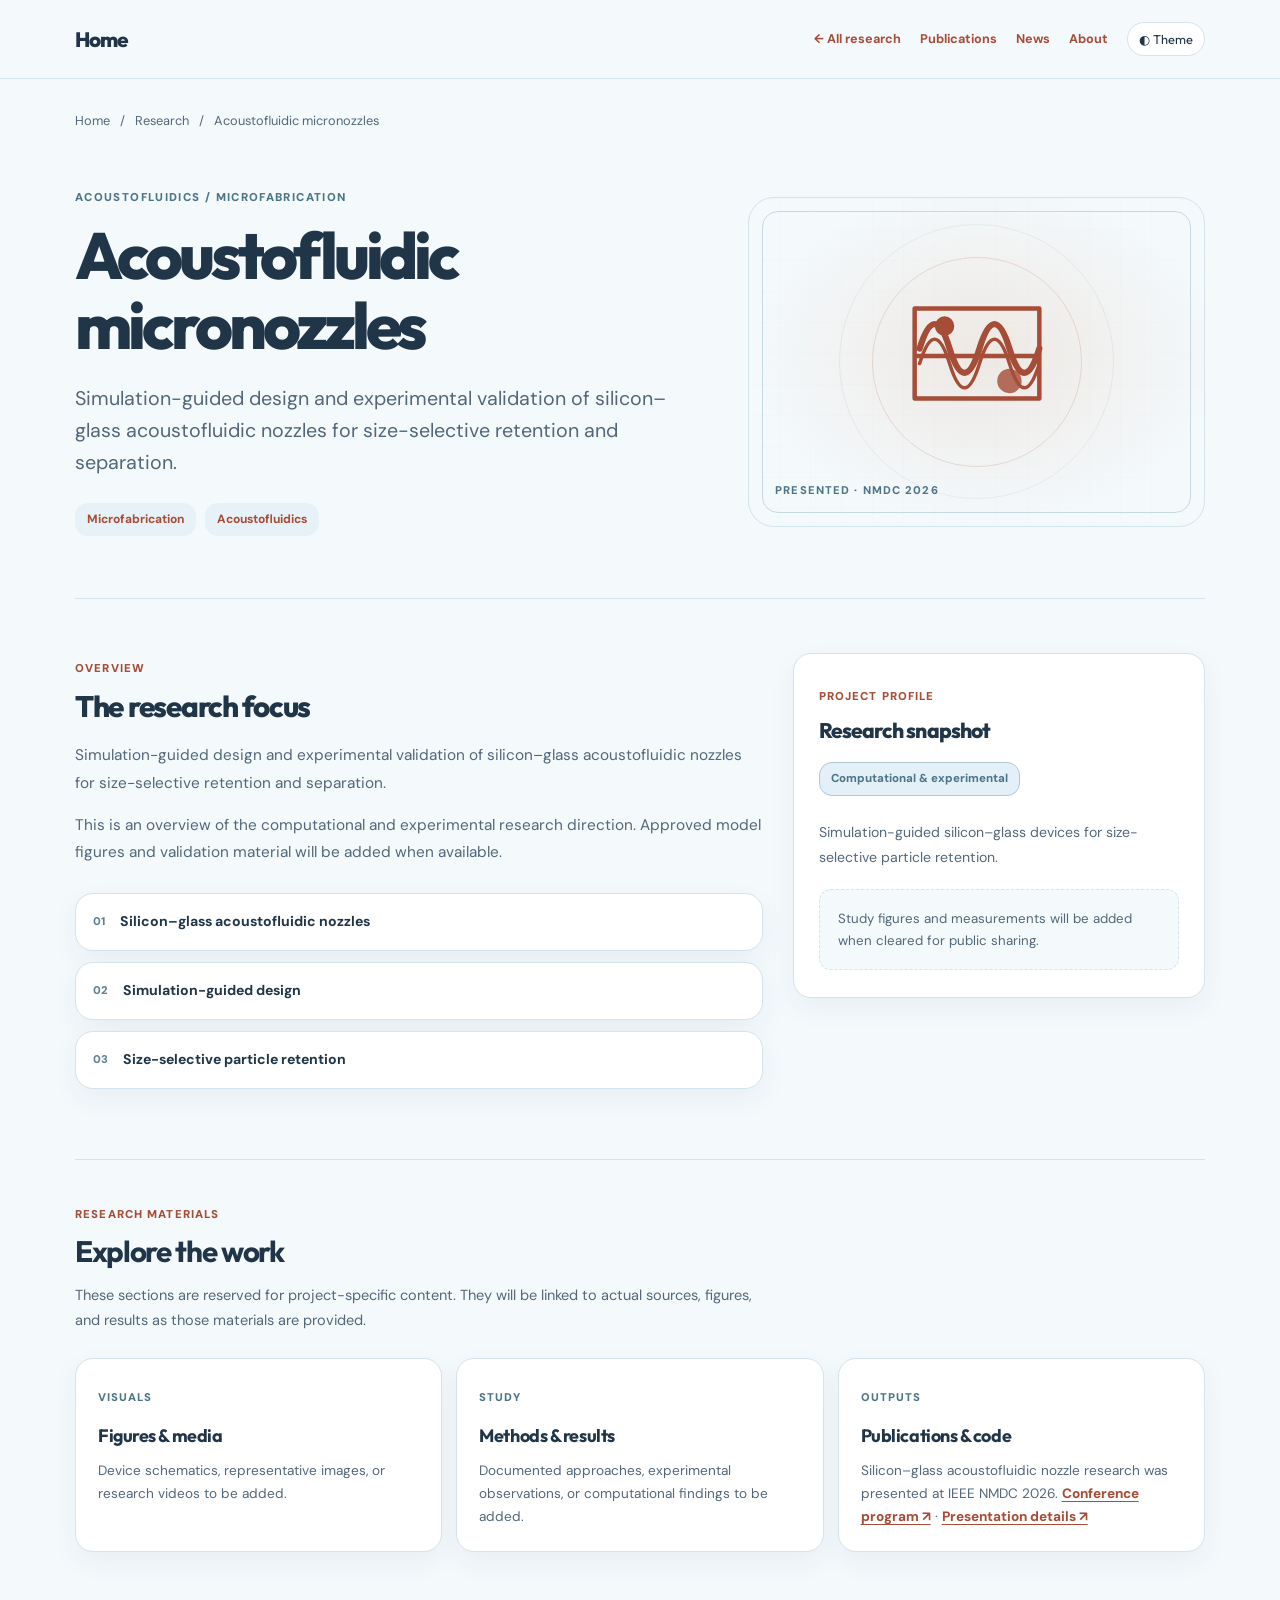
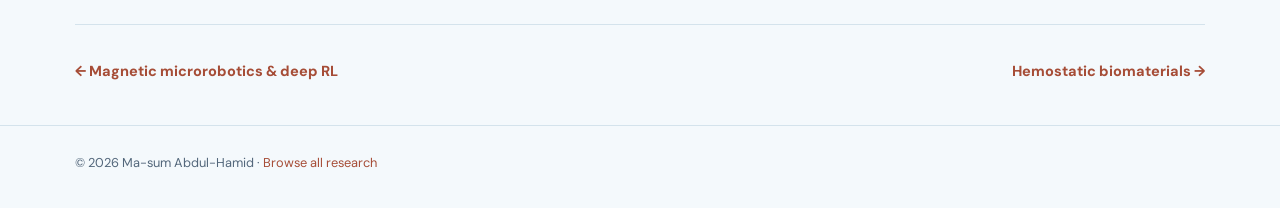
<file: research/acoustofluidic-micronozzles.html>
<!doctype html>
<html lang="en">
<head>
<meta charset="utf-8"><meta name="viewport" content="width=device-width,initial-scale=1">
<meta name="description" content="Simulation-guided silicon–glass devices for size-selective particle retention.">
<meta name="robots" content="noindex,follow">
<title>Acoustofluidic micronozzles | Ma-sum Abdul-Hamid</title>
<link rel="canonical" href="https://ma-sumabdul-hamid.github.io/research/acoustofluidic-micronozzles.html">
<link rel="icon" type="image/svg+xml" href="../assets/site-mark.svg">
<meta name="theme-color" content="#F1F5F9">
<meta property="og:type" content="article"><meta property="og:site_name" content="Ma-sum Abdul-Hamid"><meta property="og:title" content="Acoustofluidic micronozzles | Ma-sum Abdul-Hamid"><meta property="og:description" content="Simulation-guided silicon–glass devices for size-selective particle retention."><meta property="og:url" content="https://ma-sumabdul-hamid.github.io/research/acoustofluidic-micronozzles.html"><meta property="og:image" content="https://ma-sumabdul-hamid.github.io/assets/portrait-cartoon-beach.webp"><meta property="og:image:alt" content="Portrait of Ma-sum Abdul-Hamid">
<meta name="twitter:card" content="summary"><meta name="twitter:title" content="Acoustofluidic micronozzles | Ma-sum Abdul-Hamid"><meta name="twitter:description" content="Simulation-guided silicon–glass devices for size-selective particle retention."><meta name="twitter:image" content="https://ma-sumabdul-hamid.github.io/assets/portrait-cartoon-beach.webp">
<link rel="stylesheet" href="research.css">
<script>try{if(localStorage.getItem('theme')==='dark')document.documentElement.classList.add('dark')}catch(e){}</script>
</head>
<body>
<a class="skip" href="#main">Skip to content</a>
<header><nav class="container header-row" aria-label="Research project navigation"><a class="personal-brand" href="../index.html" aria-label="Home">Home</a><div class="header-actions"><a class="backlink" href="../research.html">← All research</a><a class="backlink" href="../publications.html">Publications</a><a class="backlink" href="../news.html">News</a><a class="backlink" href="../about.html">About</a><button class="theme" id="theme" type="button" aria-label="Toggle color theme">◐ Theme</button></div></nav></header>
<main id="main" tabindex="-1">
<div class="container project-breadcrumb"><a href="../index.html">Home</a><span aria-hidden="true">/</span><a href="../research.html">Research</a><span aria-hidden="true">/</span><span>Acoustofluidic micronozzles</span></div>
<section class="container project-hero">
<div class="project-headline"><div class="eyebrow">ACOUSTOFLUIDICS / MICROFABRICATION</div><h1>Acoustofluidic micronozzles</h1><p class="lede">Simulation-guided design and experimental validation of silicon–glass acoustofluidic nozzles for size-selective retention and separation.</p><div class="chips"><span>Microfabrication</span><span>Acoustofluidics</span></div></div>
<div class="project-visual" aria-hidden="true"><span class="visual-pulse" aria-hidden="true"></span><span class="visual-pulse second" aria-hidden="true"></span><div class="visual-icon" aria-hidden="true"><svg viewBox="0 0 64 64" width="46" height="46" fill="none" stroke="currentColor" stroke-width="1.8" stroke-linecap="round" stroke-linejoin="round" focusable="false"><path d="M7 14V50M57 14V50M7 14H57M7 50H57" class="icon-faint"/>
<path class="acoustic-wave wave-a" d="M9 30c4-13 8-13 12 0s8 13 12 0 8-13 12 0 8 13 12 0" stroke-width="2.5"/>
<path class="acoustic-wave wave-b" d="M9 36c4-13 8-13 12 0s8 13 12 0 8-13 12 0 8 13 12 0" stroke-width="1.4"/>
<circle class="acoustic-bead bead-up" cx="19" cy="21" r="3" fill="currentColor"/>
<circle class="acoustic-bead bead-down" cx="45" cy="43" r="4" fill="currentColor" opacity=".8"/>
<path d="M8 33H56" class="icon-guide"/></svg></div><div class="visual-label">Presented · NMDC 2026</div></div>
</section>
<div class="container page-grid">
<article><span class="section-label">Overview</span><h2>The research focus</h2><p>Simulation-guided design and experimental validation of silicon–glass acoustofluidic nozzles for size-selective retention and separation.</p><p>This is an overview of the computational and experimental research direction. Approved model figures and validation material will be added when available.</p><ul class="focus-list"><li><span>01</span>Silicon–glass acoustofluidic nozzles</li><li><span>02</span>Simulation-guided design</li><li><span>03</span>Size-selective particle retention</li></ul></article>
<aside class="project-aside"><span class="section-label">Project profile</span><h2>Research snapshot</h2><span class="project-status">Computational &amp; experimental</span><p>Simulation-guided silicon–glass devices for size-selective particle retention.</p><div class="awaiting">Study figures and measurements will be added when cleared for public sharing.</div></aside>
</div>
<section class="container materials-section" aria-label="Materials and links"><div class="materials-head"><span class="section-label">Research materials</span><h2>Explore the work</h2><p>These sections are reserved for project-specific content. They will be linked to actual sources, figures, and results as those materials are provided.</p></div>
<div class="materials-grid">
<div class="material-tile"><small>Visuals</small><h3>Figures &amp; media</h3><p>Device schematics, representative images, or research videos to be added.</p></div>
<div class="material-tile"><small>Study</small><h3>Methods &amp; results</h3><p>Documented approaches, experimental observations, or computational findings to be added.</p></div>
<div class="material-tile"><small>Outputs</small><h3>Publications &amp; code</h3><p>Silicon–glass acoustofluidic nozzle research was presented at IEEE NMDC 2026. <a href="https://2026.ieeenmdc.org/program/" target="_blank" rel="noopener noreferrer">Conference program ↗</a> · <a href="../publications.html#publication-acoustofluidics-2026">Presentation details ↗</a></p></div>
</div></section>
<nav class="container project-switcher" aria-label="Other research projects"><a href="magnetic-microrobotics.html">← Magnetic microrobotics &amp; deep RL</a><a href="hemostatic-biomaterials.html">Hemostatic biomaterials →</a></nav>
</main><footer><div class="container">© 2026 Ma-sum Abdul-Hamid · <a href="../research.html">Browse all research</a></div></footer>
<script>(function(){const b=document.getElementById('theme');if(!b)return;function sync(){const d=document.documentElement.classList.contains('dark');b.setAttribute('aria-pressed',String(d));b.setAttribute('aria-label',d?'Switch to light mode':'Switch to dark mode')}sync();b.addEventListener('click',()=>{const d=document.documentElement.classList.toggle('dark');try{localStorage.setItem('theme',d?'dark':'light')}catch(e){}sync()})})();</script>
</body></html>
</file>
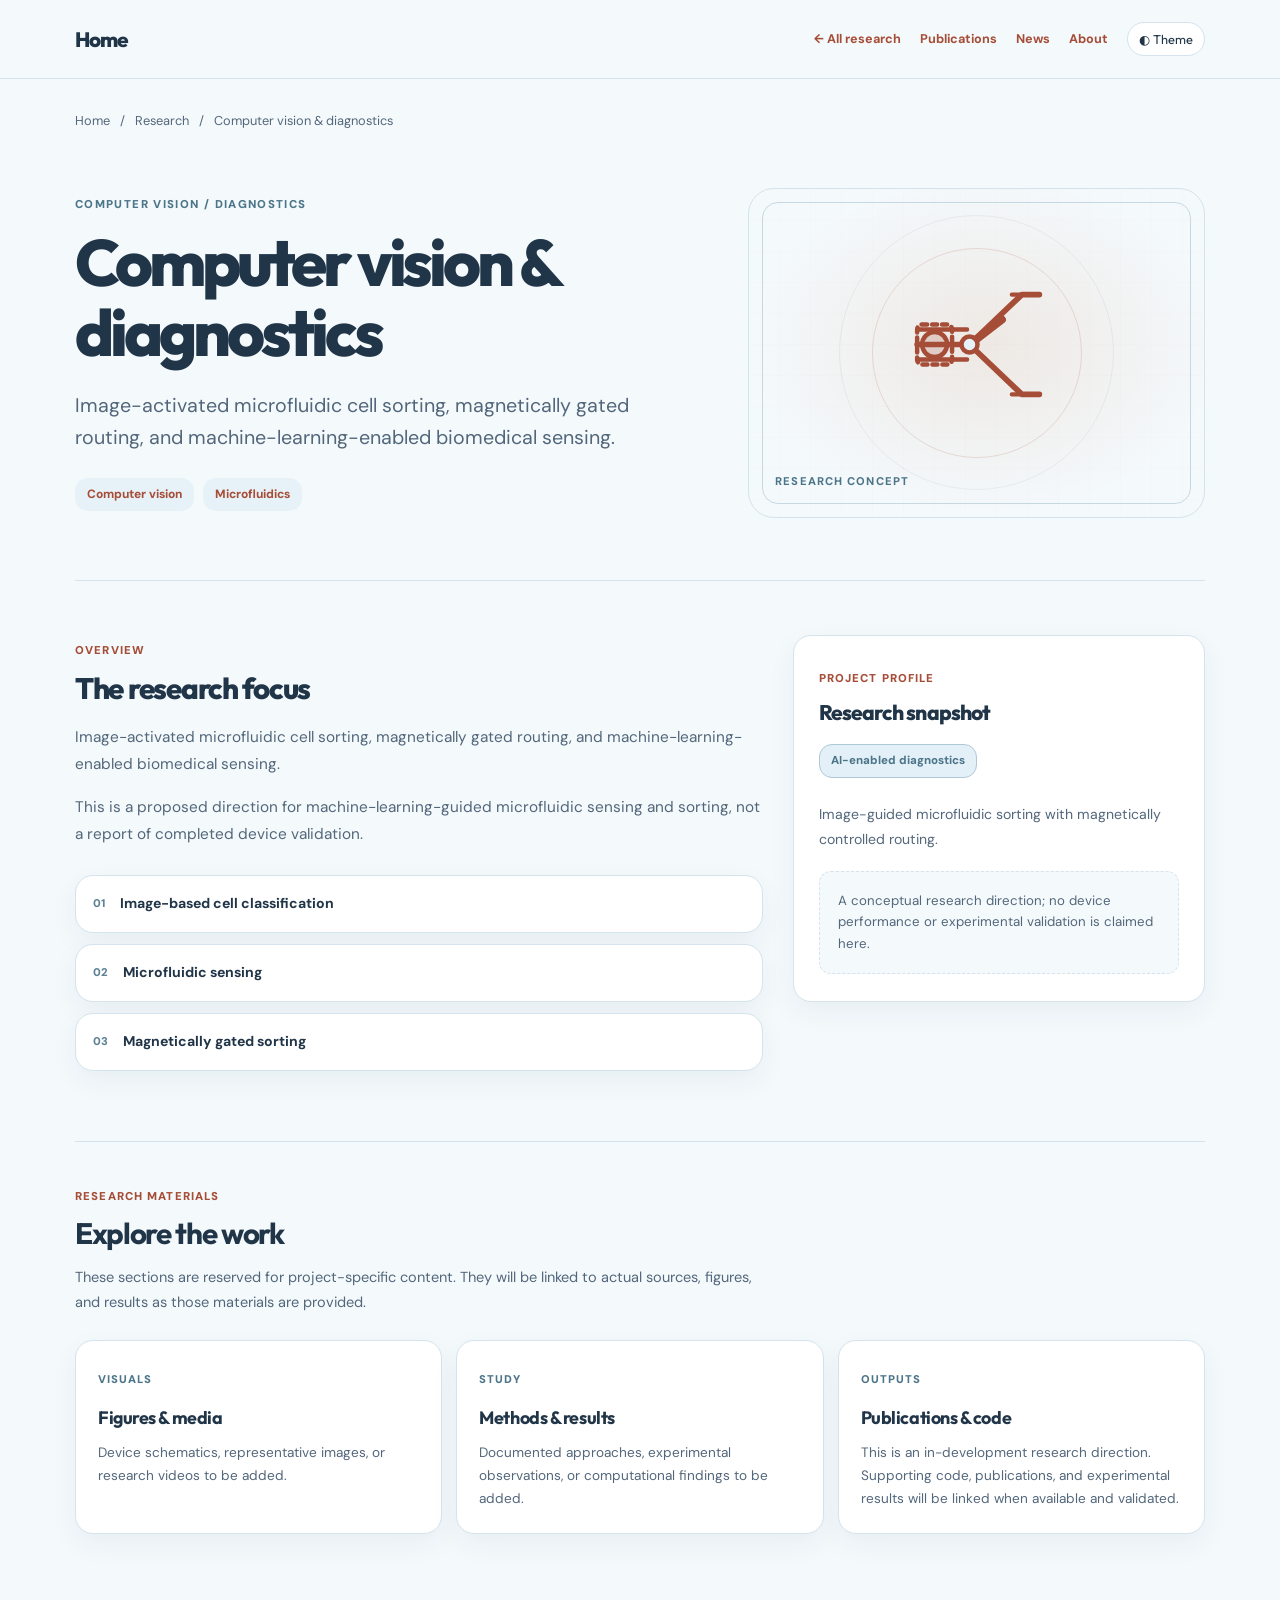
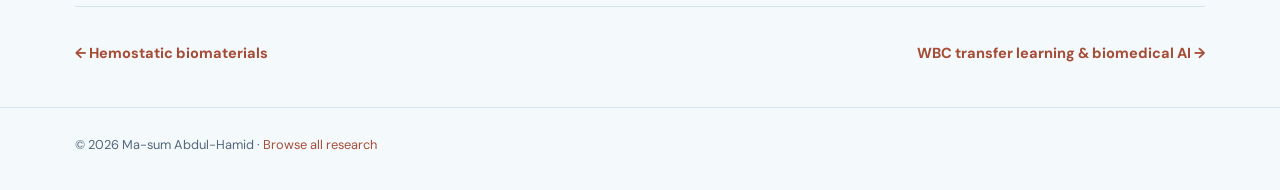
<file: research/computer-vision-diagnostics.html>
<!doctype html>
<html lang="en">
<head>
<meta charset="utf-8"><meta name="viewport" content="width=device-width,initial-scale=1">
<meta name="description" content="Image-guided microfluidic sorting with magnetically controlled routing.">
<meta name="robots" content="noindex,follow">
<title>Computer vision &amp; diagnostics | Ma-sum Abdul-Hamid</title>
<link rel="canonical" href="https://ma-sumabdul-hamid.github.io/research/computer-vision-diagnostics.html">
<link rel="icon" type="image/svg+xml" href="../assets/site-mark.svg">
<meta name="theme-color" content="#F1F5F9">
<meta property="og:type" content="article"><meta property="og:site_name" content="Ma-sum Abdul-Hamid"><meta property="og:title" content="Computer vision &amp; diagnostics | Ma-sum Abdul-Hamid"><meta property="og:description" content="Image-guided microfluidic sorting with magnetically controlled routing."><meta property="og:url" content="https://ma-sumabdul-hamid.github.io/research/computer-vision-diagnostics.html"><meta property="og:image" content="https://ma-sumabdul-hamid.github.io/assets/portrait-cartoon-beach.webp"><meta property="og:image:alt" content="Portrait of Ma-sum Abdul-Hamid">
<meta name="twitter:card" content="summary"><meta name="twitter:title" content="Computer vision &amp; diagnostics | Ma-sum Abdul-Hamid"><meta name="twitter:description" content="Image-guided microfluidic sorting with magnetically controlled routing."><meta name="twitter:image" content="https://ma-sumabdul-hamid.github.io/assets/portrait-cartoon-beach.webp">
<link rel="stylesheet" href="research.css">
<script>try{if(localStorage.getItem('theme')==='dark')document.documentElement.classList.add('dark')}catch(e){}</script>
</head>
<body>
<a class="skip" href="#main">Skip to content</a>
<header><nav class="container header-row" aria-label="Research project navigation"><a class="personal-brand" href="../index.html" aria-label="Home">Home</a><div class="header-actions"><a class="backlink" href="../research.html">← All research</a><a class="backlink" href="../publications.html">Publications</a><a class="backlink" href="../news.html">News</a><a class="backlink" href="../about.html">About</a><button class="theme" id="theme" type="button" aria-label="Toggle color theme">◐ Theme</button></div></nav></header>
<main id="main" tabindex="-1">
<div class="container project-breadcrumb"><a href="../index.html">Home</a><span aria-hidden="true">/</span><a href="../research.html">Research</a><span aria-hidden="true">/</span><span>Computer vision &amp; diagnostics</span></div>
<section class="container project-hero">
<div class="project-headline"><div class="eyebrow">COMPUTER VISION / DIAGNOSTICS</div><h1>Computer vision &amp; diagnostics</h1><p class="lede">Image-activated microfluidic cell sorting, magnetically gated routing, and machine-learning-enabled biomedical sensing.</p><div class="chips"><span>Computer vision</span><span>Microfluidics</span></div></div>
<div class="project-visual" aria-hidden="true"><span class="visual-pulse" aria-hidden="true"></span><span class="visual-pulse second" aria-hidden="true"></span><div class="visual-icon" aria-hidden="true"><svg viewBox="0 0 64 64" width="46" height="46" fill="none" stroke="currentColor" stroke-width="1.8" stroke-linecap="round" stroke-linejoin="round" focusable="false"><path d="M8 32H29L50 12H57M29 32L50 52H57" stroke-width="2.3"/>
<path d="M8 26H28M8 38H28" class="icon-faint"/>
<g class="sort-gate"><path d="M29 32L42 22" stroke-width="3.2"/><circle cx="29" cy="32" r="3.2" fill="var(--soft)"/></g>
<circle class="sort-cell" cx="15" cy="32" r="5" fill="var(--accent)" fill-opacity=".2"/>
<rect class="sort-scan" x="8" y="24" width="14" height="16" rx="2" stroke-dasharray="2 2"/>
<path d="M46 12h8M46 52h8" class="icon-faint"/></svg></div><div class="visual-label">Research concept</div></div>
</section>
<div class="container page-grid">
<article><span class="section-label">Overview</span><h2>The research focus</h2><p>Image-activated microfluidic cell sorting, magnetically gated routing, and machine-learning-enabled biomedical sensing.</p><p>This is a proposed direction for machine-learning-guided microfluidic sensing and sorting, not a report of completed device validation.</p><ul class="focus-list"><li><span>01</span>Image-based cell classification</li><li><span>02</span>Microfluidic sensing</li><li><span>03</span>Magnetically gated sorting</li></ul></article>
<aside class="project-aside"><span class="section-label">Project profile</span><h2>Research snapshot</h2><span class="project-status">AI-enabled diagnostics</span><p>Image-guided microfluidic sorting with magnetically controlled routing.</p><div class="awaiting">A conceptual research direction; no device performance or experimental validation is claimed here.</div></aside>
</div>
<section class="container materials-section" aria-label="Materials and links"><div class="materials-head"><span class="section-label">Research materials</span><h2>Explore the work</h2><p>These sections are reserved for project-specific content. They will be linked to actual sources, figures, and results as those materials are provided.</p></div>
<div class="materials-grid">
<div class="material-tile"><small>Visuals</small><h3>Figures &amp; media</h3><p>Device schematics, representative images, or research videos to be added.</p></div>
<div class="material-tile"><small>Study</small><h3>Methods &amp; results</h3><p>Documented approaches, experimental observations, or computational findings to be added.</p></div>
<div class="material-tile"><small>Outputs</small><h3>Publications &amp; code</h3><p>This is an in-development research direction. Supporting code, publications, and experimental results will be linked when available and validated.</p></div>
</div></section>
<nav class="container project-switcher" aria-label="Other research projects"><a href="hemostatic-biomaterials.html">← Hemostatic biomaterials</a><a href="wbc-transfer-learning.html">WBC transfer learning &amp; biomedical AI →</a></nav>
</main><footer><div class="container">© 2026 Ma-sum Abdul-Hamid · <a href="../research.html">Browse all research</a></div></footer>
<script>(function(){const b=document.getElementById('theme');if(!b)return;function sync(){const d=document.documentElement.classList.contains('dark');b.setAttribute('aria-pressed',String(d));b.setAttribute('aria-label',d?'Switch to light mode':'Switch to dark mode')}sync();b.addEventListener('click',()=>{const d=document.documentElement.classList.toggle('dark');try{localStorage.setItem('theme',d?'dark':'light')}catch(e){}sync()})})();</script>
</body></html>
</file>
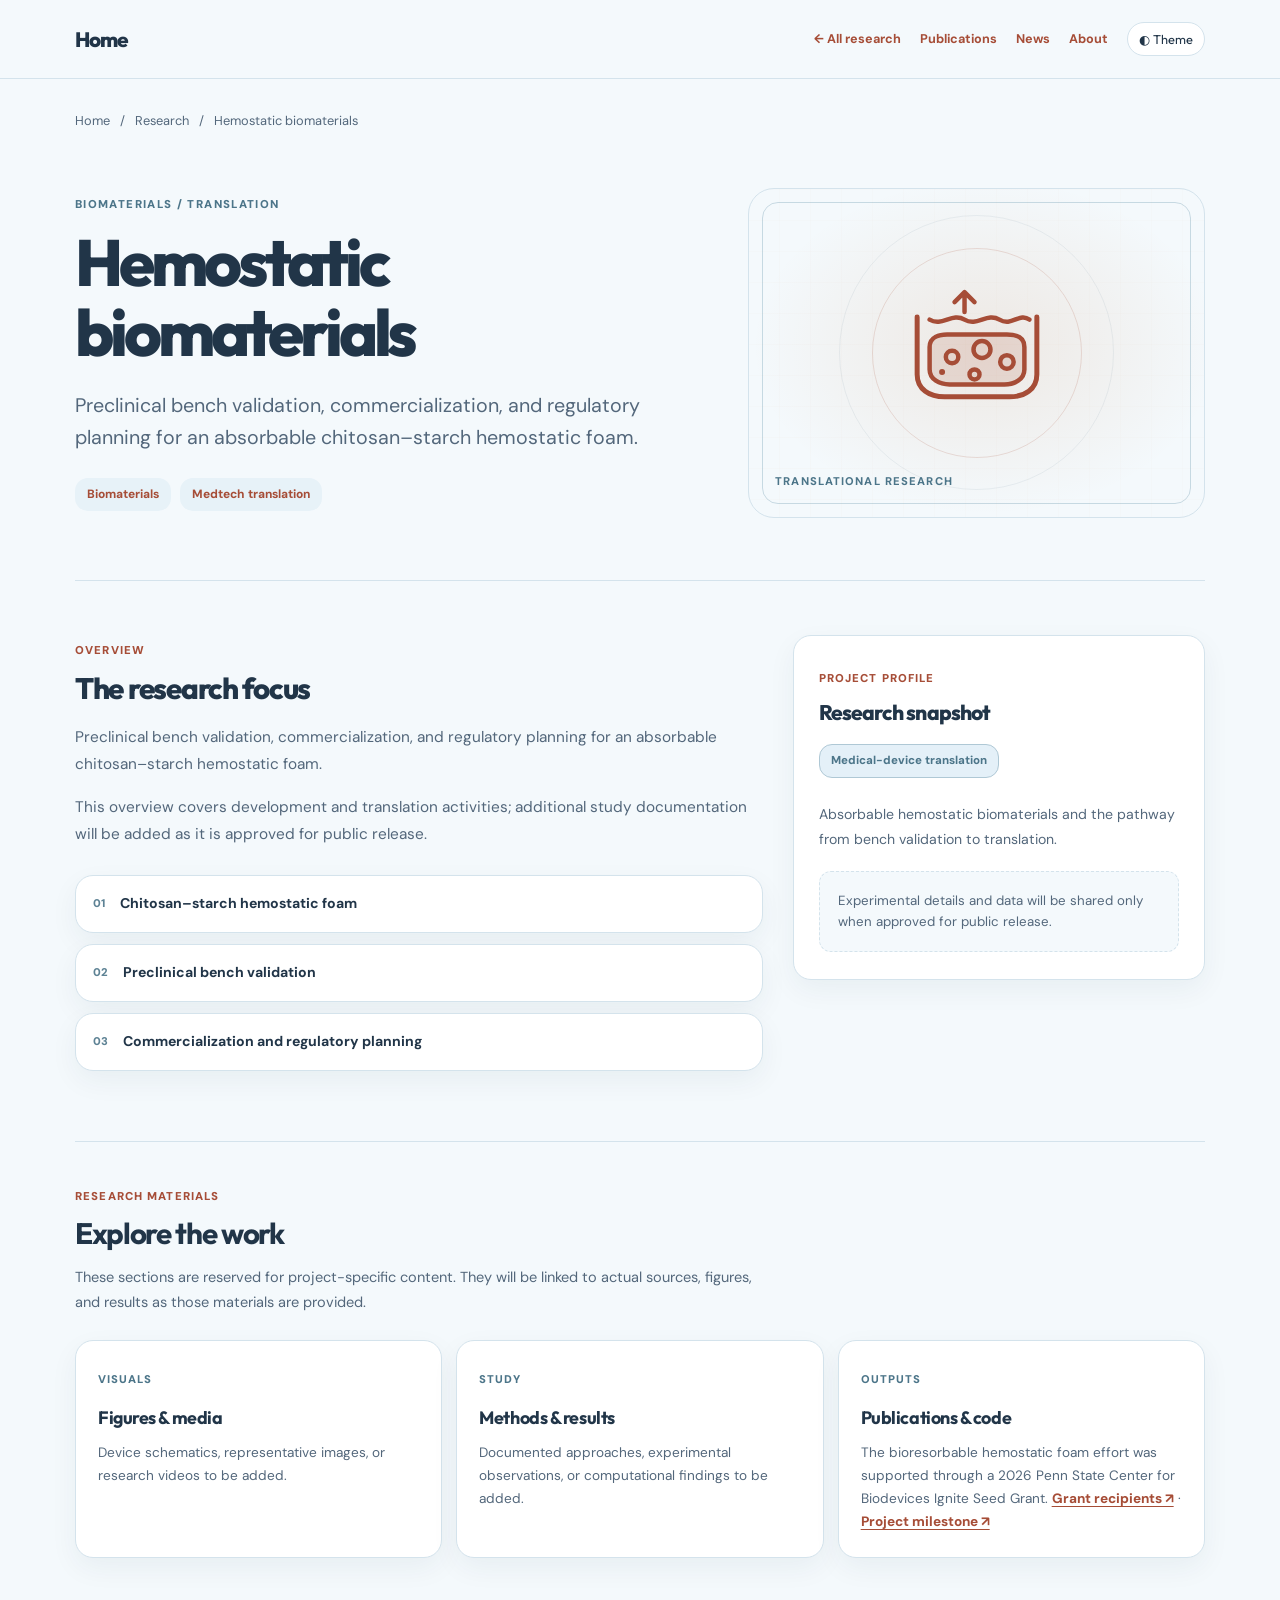
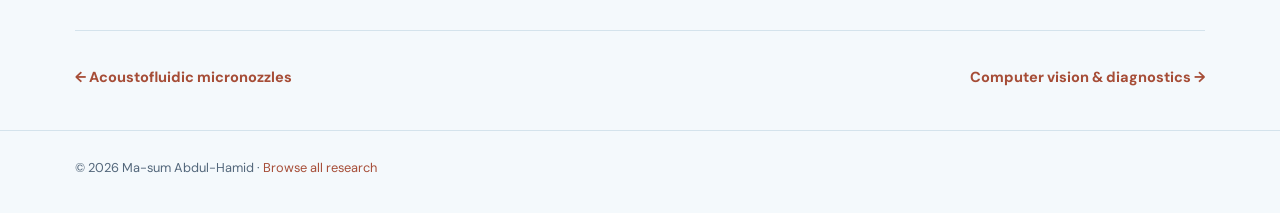
<file: research/hemostatic-biomaterials.html>
<!doctype html>
<html lang="en">
<head>
<meta charset="utf-8"><meta name="viewport" content="width=device-width,initial-scale=1">
<meta name="description" content="Absorbable hemostatic biomaterials and the pathway from bench validation to translation.">
<meta name="robots" content="noindex,follow">
<title>Hemostatic biomaterials | Ma-sum Abdul-Hamid</title>
<link rel="canonical" href="https://ma-sumabdul-hamid.github.io/research/hemostatic-biomaterials.html">
<link rel="icon" type="image/svg+xml" href="../assets/site-mark.svg">
<meta name="theme-color" content="#F1F5F9">
<meta property="og:type" content="article"><meta property="og:site_name" content="Ma-sum Abdul-Hamid"><meta property="og:title" content="Hemostatic biomaterials | Ma-sum Abdul-Hamid"><meta property="og:description" content="Absorbable hemostatic biomaterials and the pathway from bench validation to translation."><meta property="og:url" content="https://ma-sumabdul-hamid.github.io/research/hemostatic-biomaterials.html"><meta property="og:image" content="https://ma-sumabdul-hamid.github.io/assets/portrait-cartoon-beach.webp"><meta property="og:image:alt" content="Portrait of Ma-sum Abdul-Hamid">
<meta name="twitter:card" content="summary"><meta name="twitter:title" content="Hemostatic biomaterials | Ma-sum Abdul-Hamid"><meta name="twitter:description" content="Absorbable hemostatic biomaterials and the pathway from bench validation to translation."><meta name="twitter:image" content="https://ma-sumabdul-hamid.github.io/assets/portrait-cartoon-beach.webp">
<link rel="stylesheet" href="research.css">
<script>try{if(localStorage.getItem('theme')==='dark')document.documentElement.classList.add('dark')}catch(e){}</script>
</head>
<body>
<a class="skip" href="#main">Skip to content</a>
<header><nav class="container header-row" aria-label="Research project navigation"><a class="personal-brand" href="../index.html" aria-label="Home">Home</a><div class="header-actions"><a class="backlink" href="../research.html">← All research</a><a class="backlink" href="../publications.html">Publications</a><a class="backlink" href="../news.html">News</a><a class="backlink" href="../about.html">About</a><button class="theme" id="theme" type="button" aria-label="Toggle color theme">◐ Theme</button></div></nav></header>
<main id="main" tabindex="-1">
<div class="container project-breadcrumb"><a href="../index.html">Home</a><span aria-hidden="true">/</span><a href="../research.html">Research</a><span aria-hidden="true">/</span><span>Hemostatic biomaterials</span></div>
<section class="container project-hero">
<div class="project-headline"><div class="eyebrow">BIOMATERIALS / TRANSLATION</div><h1>Hemostatic biomaterials</h1><p class="lede">Preclinical bench validation, commercialization, and regulatory planning for an absorbable chitosan–starch hemostatic foam.</p><div class="chips"><span>Biomaterials</span><span>Medtech translation</span></div></div>
<div class="project-visual" aria-hidden="true"><span class="visual-pulse" aria-hidden="true"></span><span class="visual-pulse second" aria-hidden="true"></span><div class="visual-icon" aria-hidden="true"><svg viewBox="0 0 64 64" width="46" height="46" fill="none" stroke="currentColor" stroke-width="1.8" stroke-linecap="round" stroke-linejoin="round" focusable="false"><path d="M8 21V44c0 6 5 9 11 9h26c6 0 11-3 11-9V21" stroke-width="2"/>
<path d="M13 22c5 3 9-3 14 0s9-3 14 0 8-3 12 0" class="icon-faint"/>
<g class="foam-body"><path d="M13 42V33c0-4 4-5 7-5h24c4 0 7 1 7 5v9c0 4-4 6-8 6H21c-4 0-8-2-8-6Z" fill="var(--accent)" fill-opacity=".14"/>
<circle cx="22" cy="37" r="2.5"/><circle cx="34" cy="34" r="3.4"/><circle cx="44" cy="39" r="2.7"/><circle cx="31" cy="44" r="2"/><circle cx="18" cy="43" r="1.2" fill="currentColor" stroke="none"/></g>
<path d="M27 19V11m0 0-4 4m4-4 4 4" class="foam-down"/></svg></div><div class="visual-label">Translational research</div></div>
</section>
<div class="container page-grid">
<article><span class="section-label">Overview</span><h2>The research focus</h2><p>Preclinical bench validation, commercialization, and regulatory planning for an absorbable chitosan–starch hemostatic foam.</p><p>This overview covers development and translation activities; additional study documentation will be added as it is approved for public release.</p><ul class="focus-list"><li><span>01</span>Chitosan–starch hemostatic foam</li><li><span>02</span>Preclinical bench validation</li><li><span>03</span>Commercialization and regulatory planning</li></ul></article>
<aside class="project-aside"><span class="section-label">Project profile</span><h2>Research snapshot</h2><span class="project-status">Medical-device translation</span><p>Absorbable hemostatic biomaterials and the pathway from bench validation to translation.</p><div class="awaiting">Experimental details and data will be shared only when approved for public release.</div></aside>
</div>
<section class="container materials-section" aria-label="Materials and links"><div class="materials-head"><span class="section-label">Research materials</span><h2>Explore the work</h2><p>These sections are reserved for project-specific content. They will be linked to actual sources, figures, and results as those materials are provided.</p></div>
<div class="materials-grid">
<div class="material-tile"><small>Visuals</small><h3>Figures &amp; media</h3><p>Device schematics, representative images, or research videos to be added.</p></div>
<div class="material-tile"><small>Study</small><h3>Methods &amp; results</h3><p>Documented approaches, experimental observations, or computational findings to be added.</p></div>
<div class="material-tile"><small>Outputs</small><h3>Publications &amp; code</h3><p>The bioresorbable hemostatic foam effort was supported through a 2026 Penn State Center for Biodevices Ignite Seed Grant. <a href="https://www.huck.psu.edu/research/centers-institutes/center-for-biodevices/seed-funding" target="_blank" rel="noopener noreferrer">Grant recipients ↗</a> · <a href="../news.html#featured-ignite">Project milestone ↗</a></p></div>
</div></section>
<nav class="container project-switcher" aria-label="Other research projects"><a href="acoustofluidic-micronozzles.html">← Acoustofluidic micronozzles</a><a href="computer-vision-diagnostics.html">Computer vision &amp; diagnostics →</a></nav>
</main><footer><div class="container">© 2026 Ma-sum Abdul-Hamid · <a href="../research.html">Browse all research</a></div></footer>
<script>(function(){const b=document.getElementById('theme');if(!b)return;function sync(){const d=document.documentElement.classList.contains('dark');b.setAttribute('aria-pressed',String(d));b.setAttribute('aria-label',d?'Switch to light mode':'Switch to dark mode')}sync();b.addEventListener('click',()=>{const d=document.documentElement.classList.toggle('dark');try{localStorage.setItem('theme',d?'dark':'light')}catch(e){}sync()})})();</script>
</body></html>
</file>
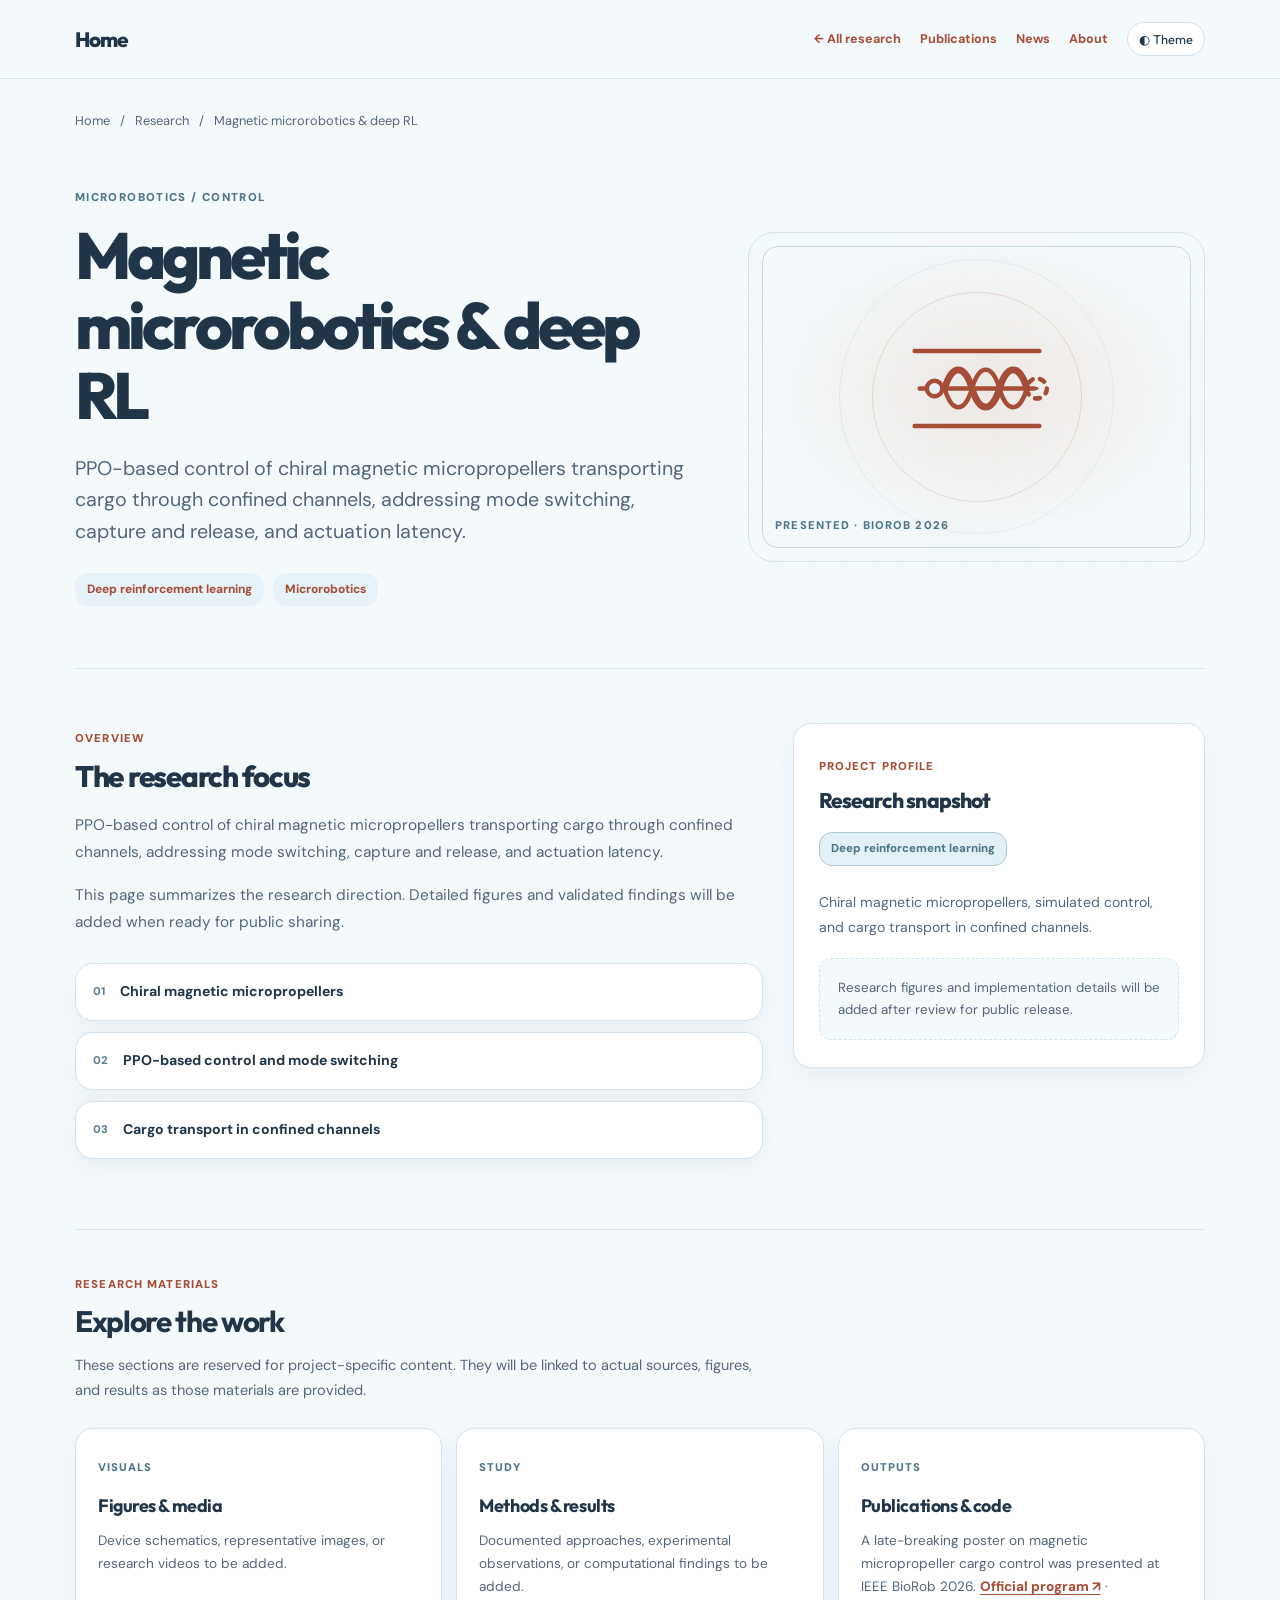
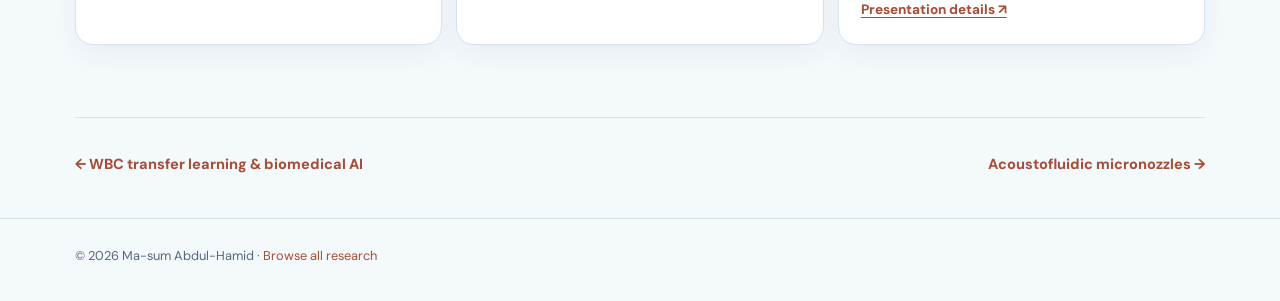
<file: research/magnetic-microrobotics.html>
<!doctype html>
<html lang="en">
<head>
<meta charset="utf-8"><meta name="viewport" content="width=device-width,initial-scale=1">
<meta name="description" content="Chiral magnetic micropropellers, simulated control, and cargo transport in confined channels.">
<meta name="robots" content="noindex,follow">
<title>Magnetic microrobotics &amp; deep RL | Ma-sum Abdul-Hamid</title>
<link rel="canonical" href="https://ma-sumabdul-hamid.github.io/research/magnetic-microrobotics.html">
<link rel="icon" type="image/svg+xml" href="../assets/site-mark.svg">
<meta name="theme-color" content="#F1F5F9">
<meta property="og:type" content="article"><meta property="og:site_name" content="Ma-sum Abdul-Hamid"><meta property="og:title" content="Magnetic microrobotics &amp; deep RL | Ma-sum Abdul-Hamid"><meta property="og:description" content="Chiral magnetic micropropellers, simulated control, and cargo transport in confined channels."><meta property="og:url" content="https://ma-sumabdul-hamid.github.io/research/magnetic-microrobotics.html"><meta property="og:image" content="https://ma-sumabdul-hamid.github.io/assets/portrait-cartoon-beach.webp"><meta property="og:image:alt" content="Portrait of Ma-sum Abdul-Hamid">
<meta name="twitter:card" content="summary"><meta name="twitter:title" content="Magnetic microrobotics &amp; deep RL | Ma-sum Abdul-Hamid"><meta name="twitter:description" content="Chiral magnetic micropropellers, simulated control, and cargo transport in confined channels."><meta name="twitter:image" content="https://ma-sumabdul-hamid.github.io/assets/portrait-cartoon-beach.webp">
<link rel="stylesheet" href="research.css">
<script>try{if(localStorage.getItem('theme')==='dark')document.documentElement.classList.add('dark')}catch(e){}</script>
</head>
<body>
<a class="skip" href="#main">Skip to content</a>
<header><nav class="container header-row" aria-label="Research project navigation"><a class="personal-brand" href="../index.html" aria-label="Home">Home</a><div class="header-actions"><a class="backlink" href="../research.html">← All research</a><a class="backlink" href="../publications.html">Publications</a><a class="backlink" href="../news.html">News</a><a class="backlink" href="../about.html">About</a><button class="theme" id="theme" type="button" aria-label="Toggle color theme">◐ Theme</button></div></nav></header>
<main id="main" tabindex="-1">
<div class="container project-breadcrumb"><a href="../index.html">Home</a><span aria-hidden="true">/</span><a href="../research.html">Research</a><span aria-hidden="true">/</span><span>Magnetic microrobotics &amp; deep RL</span></div>
<section class="container project-hero">
<div class="project-headline"><div class="eyebrow">MICROROBOTICS / CONTROL</div><h1>Magnetic microrobotics &amp; deep RL</h1><p class="lede">PPO-based control of chiral magnetic micropropellers transporting cargo through confined channels, addressing mode switching, capture and release, and actuation latency.</p><div class="chips"><span>Deep reinforcement learning</span><span>Microrobotics</span></div></div>
<div class="project-visual" aria-hidden="true"><span class="visual-pulse" aria-hidden="true"></span><span class="visual-pulse second" aria-hidden="true"></span><div class="visual-icon" aria-hidden="true"><svg viewBox="0 0 64 64" width="46" height="46" fill="none" stroke="currentColor" stroke-width="1.8" stroke-linecap="round" stroke-linejoin="round" focusable="false"><path d="M7 17H57M7 47H57" class="icon-faint"/>
<path d="M9 32H55" class="icon-guide"/>
<g class="micro-helix">
 <path d="M19 32c3-10 8-10 11 0s8 10 11 0 8-10 11 0" stroke-width="2.7"/>
 <path d="M19 32c3 10 8 10 11 0s8-10 11 0 8 10 11 0" class="icon-faint"/>
 <path d="M15 32H56" stroke-width="1.2"/>
 <circle cx="15" cy="32" r="3.1" fill="var(--soft)"/>
</g><circle class="micro-target" cx="56" cy="32" r="4" stroke-dasharray="2 3"/></svg></div><div class="visual-label">Presented · BioRob 2026</div></div>
</section>
<div class="container page-grid">
<article><span class="section-label">Overview</span><h2>The research focus</h2><p>PPO-based control of chiral magnetic micropropellers transporting cargo through confined channels, addressing mode switching, capture and release, and actuation latency.</p><p>This page summarizes the research direction. Detailed figures and validated findings will be added when ready for public sharing.</p><ul class="focus-list"><li><span>01</span>Chiral magnetic micropropellers</li><li><span>02</span>PPO-based control and mode switching</li><li><span>03</span>Cargo transport in confined channels</li></ul></article>
<aside class="project-aside"><span class="section-label">Project profile</span><h2>Research snapshot</h2><span class="project-status">Deep reinforcement learning</span><p>Chiral magnetic micropropellers, simulated control, and cargo transport in confined channels.</p><div class="awaiting">Research figures and implementation details will be added after review for public release.</div></aside>
</div>
<section class="container materials-section" aria-label="Materials and links"><div class="materials-head"><span class="section-label">Research materials</span><h2>Explore the work</h2><p>These sections are reserved for project-specific content. They will be linked to actual sources, figures, and results as those materials are provided.</p></div>
<div class="materials-grid">
<div class="material-tile"><small>Visuals</small><h3>Figures &amp; media</h3><p>Device schematics, representative images, or research videos to be added.</p></div>
<div class="material-tile"><small>Study</small><h3>Methods &amp; results</h3><p>Documented approaches, experimental observations, or computational findings to be added.</p></div>
<div class="material-tile"><small>Outputs</small><h3>Publications &amp; code</h3><p>A late-breaking poster on magnetic micropropeller cargo control was presented at IEEE BioRob 2026. <a href="https://ras.papercept.net/conferences/conferences/BIRO26/program/BIRO26_ContentListWeb_3.html" target="_blank" rel="noopener noreferrer">Official program ↗</a> · <a href="../publications.html#publication-microrobotics-2026">Presentation details ↗</a></p></div>
</div></section>
<nav class="container project-switcher" aria-label="Other research projects"><a href="wbc-transfer-learning.html">← WBC transfer learning &amp; biomedical AI</a><a href="acoustofluidic-micronozzles.html">Acoustofluidic micronozzles →</a></nav>
</main><footer><div class="container">© 2026 Ma-sum Abdul-Hamid · <a href="../research.html">Browse all research</a></div></footer>
<script>(function(){const b=document.getElementById('theme');if(!b)return;function sync(){const d=document.documentElement.classList.contains('dark');b.setAttribute('aria-pressed',String(d));b.setAttribute('aria-label',d?'Switch to light mode':'Switch to dark mode')}sync();b.addEventListener('click',()=>{const d=document.documentElement.classList.toggle('dark');try{localStorage.setItem('theme',d?'dark':'light')}catch(e){}sync()})})();</script>
</body></html>
</file>
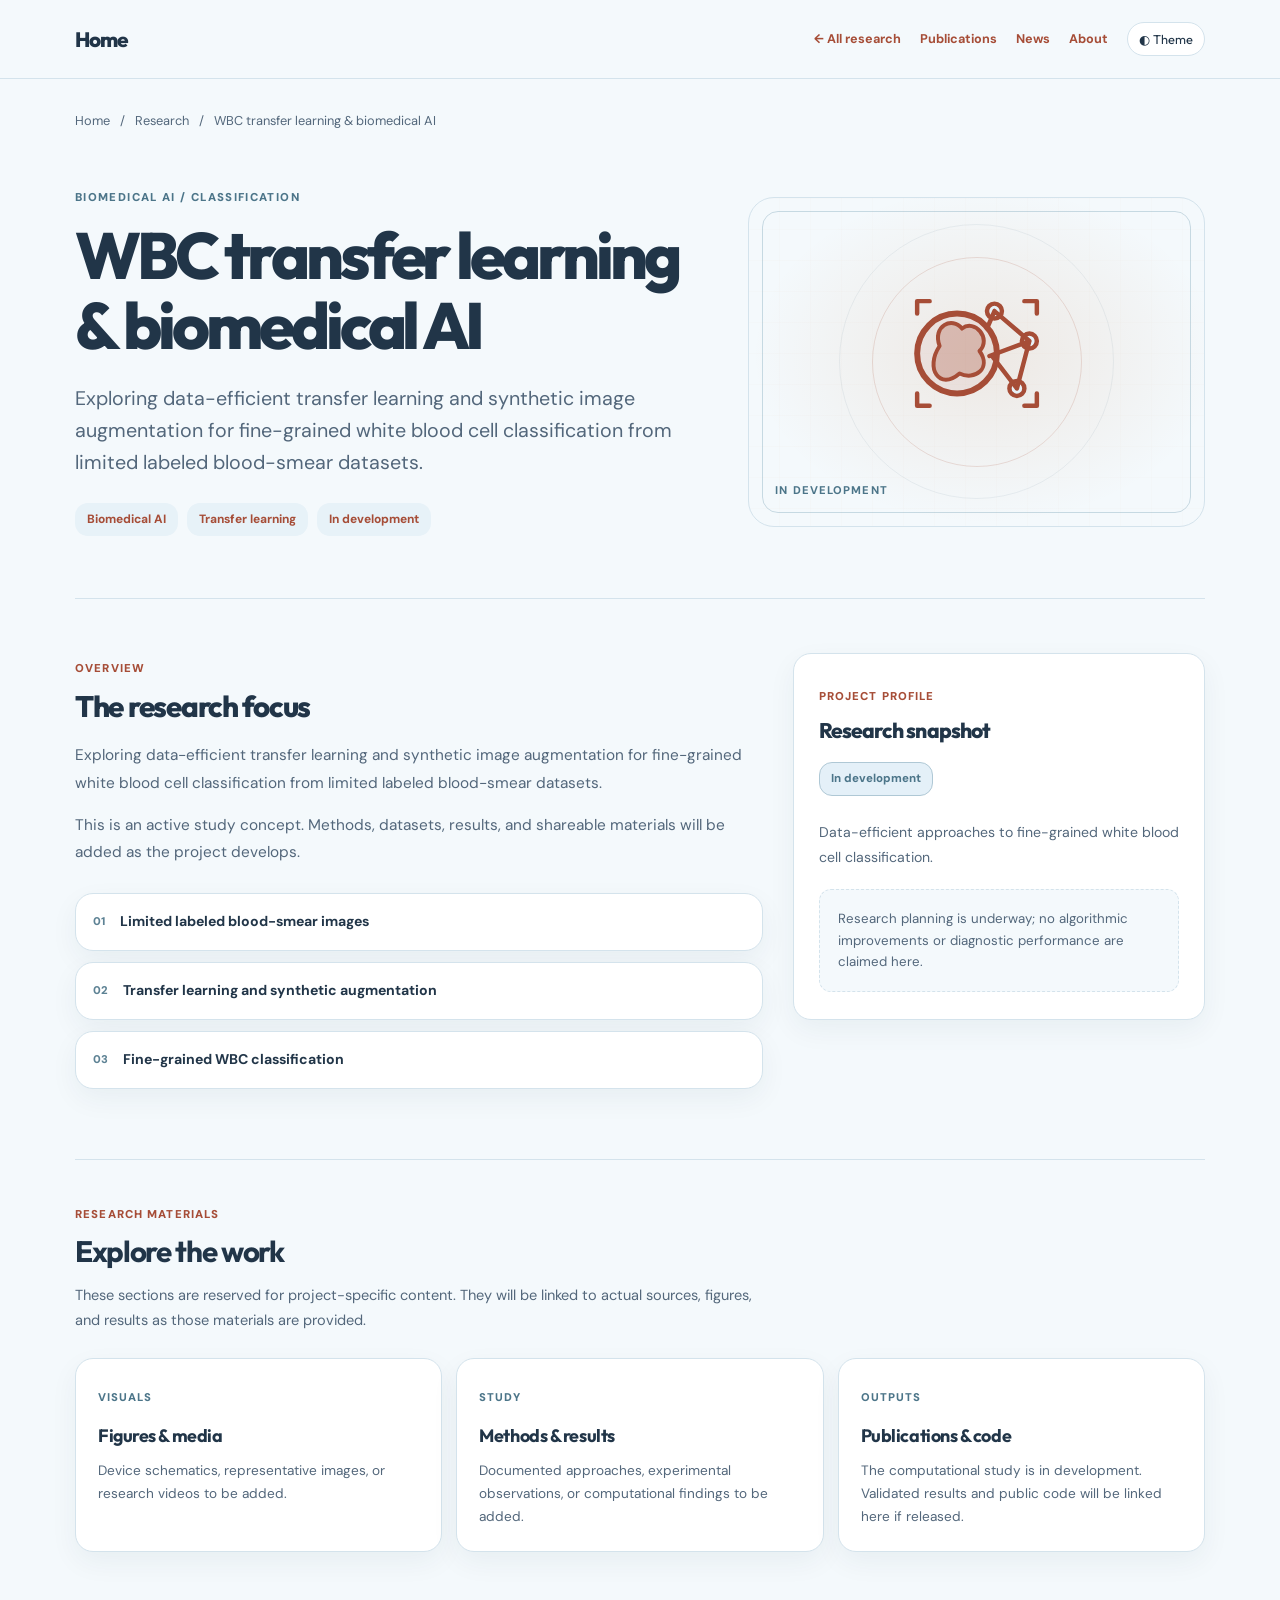
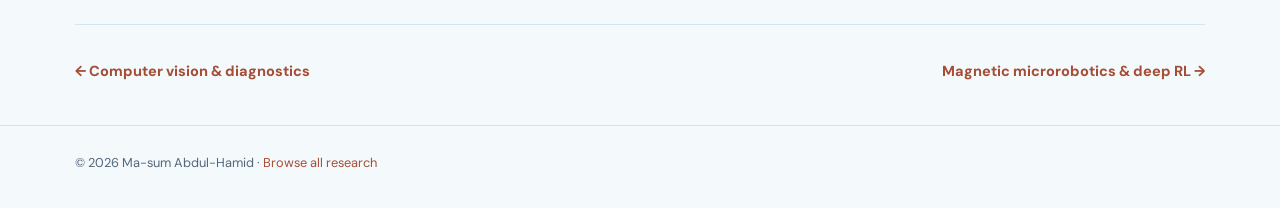
<file: research/wbc-transfer-learning.html>
<!doctype html>
<html lang="en">
<head>
<meta charset="utf-8"><meta name="viewport" content="width=device-width,initial-scale=1">
<meta name="description" content="Data-efficient approaches to fine-grained white blood cell classification.">
<meta name="robots" content="noindex,follow">
<title>WBC transfer learning &amp; biomedical AI | Ma-sum Abdul-Hamid</title>
<link rel="canonical" href="https://ma-sumabdul-hamid.github.io/research/wbc-transfer-learning.html">
<link rel="icon" type="image/svg+xml" href="../assets/site-mark.svg">
<meta name="theme-color" content="#F1F5F9">
<meta property="og:type" content="article"><meta property="og:site_name" content="Ma-sum Abdul-Hamid"><meta property="og:title" content="WBC transfer learning &amp; biomedical AI | Ma-sum Abdul-Hamid"><meta property="og:description" content="Data-efficient approaches to fine-grained white blood cell classification."><meta property="og:url" content="https://ma-sumabdul-hamid.github.io/research/wbc-transfer-learning.html"><meta property="og:image" content="https://ma-sumabdul-hamid.github.io/assets/portrait-cartoon-beach.webp"><meta property="og:image:alt" content="Portrait of Ma-sum Abdul-Hamid">
<meta name="twitter:card" content="summary"><meta name="twitter:title" content="WBC transfer learning &amp; biomedical AI | Ma-sum Abdul-Hamid"><meta name="twitter:description" content="Data-efficient approaches to fine-grained white blood cell classification."><meta name="twitter:image" content="https://ma-sumabdul-hamid.github.io/assets/portrait-cartoon-beach.webp">
<link rel="stylesheet" href="research.css">
<script>try{if(localStorage.getItem('theme')==='dark')document.documentElement.classList.add('dark')}catch(e){}</script>
</head>
<body>
<a class="skip" href="#main">Skip to content</a>
<header><nav class="container header-row" aria-label="Research project navigation"><a class="personal-brand" href="../index.html" aria-label="Home">Home</a><div class="header-actions"><a class="backlink" href="../research.html">← All research</a><a class="backlink" href="../publications.html">Publications</a><a class="backlink" href="../news.html">News</a><a class="backlink" href="../about.html">About</a><button class="theme" id="theme" type="button" aria-label="Toggle color theme">◐ Theme</button></div></nav></header>
<main id="main" tabindex="-1">
<div class="container project-breadcrumb"><a href="../index.html">Home</a><span aria-hidden="true">/</span><a href="../research.html">Research</a><span aria-hidden="true">/</span><span>WBC transfer learning &amp; biomedical AI</span></div>
<section class="container project-hero">
<div class="project-headline"><div class="eyebrow">BIOMEDICAL AI / CLASSIFICATION</div><h1>WBC transfer learning &amp; biomedical AI</h1><p class="lede">Exploring data-efficient transfer learning and synthetic image augmentation for fine-grained white blood cell classification from limited labeled blood-smear datasets.</p><div class="chips"><span>Biomedical AI</span><span>Transfer learning</span><span>In development</span></div></div>
<div class="project-visual" aria-hidden="true"><span class="visual-pulse" aria-hidden="true"></span><span class="visual-pulse second" aria-hidden="true"></span><div class="visual-icon" aria-hidden="true"><svg viewBox="0 0 64 64" width="46" height="46" fill="none" stroke="currentColor" stroke-width="1.8" stroke-linecap="round" stroke-linejoin="round" focusable="false"><circle cx="24" cy="32" r="16" stroke-width="2.4" fill="var(--accent)" fill-opacity=".07"/>
<path class="wbc-nucleus" d="M17 29c-3-8 5-12 9-7 5-4 12 4 7 9 5 7-2 12-8 9-8 7-14-2-8-11Z" fill="var(--accent)" fill-opacity=".27" stroke-width="1.6"/>
<circle cx="39" cy="15" r="3" class="wbc-node n1" fill="var(--soft)"/>
<circle cx="53" cy="27" r="3" class="wbc-node n2" fill="var(--soft)"/>
<circle cx="48" cy="46" r="3" class="wbc-node n3" fill="var(--soft)"/>
<path d="M36 22l3-7m-2 18 16-6m-15 6 10 13M39 15l14 12-5 19" class="icon-faint"/>
<path d="M8 16v-5h5M8 48v5h5M56 16v-5h-5M56 48v5h-5" class="wbc-detect"/></svg></div><div class="visual-label">In development</div></div>
</section>
<div class="container page-grid">
<article><span class="section-label">Overview</span><h2>The research focus</h2><p>Exploring data-efficient transfer learning and synthetic image augmentation for fine-grained white blood cell classification from limited labeled blood-smear datasets.</p><p>This is an active study concept. Methods, datasets, results, and shareable materials will be added as the project develops.</p><ul class="focus-list"><li><span>01</span>Limited labeled blood-smear images</li><li><span>02</span>Transfer learning and synthetic augmentation</li><li><span>03</span>Fine-grained WBC classification</li></ul></article>
<aside class="project-aside"><span class="section-label">Project profile</span><h2>Research snapshot</h2><span class="project-status">In development</span><p>Data-efficient approaches to fine-grained white blood cell classification.</p><div class="awaiting">Research planning is underway; no algorithmic improvements or diagnostic performance are claimed here.</div></aside>
</div>
<section class="container materials-section" aria-label="Materials and links"><div class="materials-head"><span class="section-label">Research materials</span><h2>Explore the work</h2><p>These sections are reserved for project-specific content. They will be linked to actual sources, figures, and results as those materials are provided.</p></div>
<div class="materials-grid">
<div class="material-tile"><small>Visuals</small><h3>Figures &amp; media</h3><p>Device schematics, representative images, or research videos to be added.</p></div>
<div class="material-tile"><small>Study</small><h3>Methods &amp; results</h3><p>Documented approaches, experimental observations, or computational findings to be added.</p></div>
<div class="material-tile"><small>Outputs</small><h3>Publications &amp; code</h3><p>The computational study is in development. Validated results and public code will be linked here if released.</p></div>
</div></section>
<nav class="container project-switcher" aria-label="Other research projects"><a href="computer-vision-diagnostics.html">← Computer vision &amp; diagnostics</a><a href="magnetic-microrobotics.html">Magnetic microrobotics &amp; deep RL →</a></nav>
</main><footer><div class="container">© 2026 Ma-sum Abdul-Hamid · <a href="../research.html">Browse all research</a></div></footer>
<script>(function(){const b=document.getElementById('theme');if(!b)return;function sync(){const d=document.documentElement.classList.contains('dark');b.setAttribute('aria-pressed',String(d));b.setAttribute('aria-label',d?'Switch to light mode':'Switch to dark mode')}sync();b.addEventListener('click',()=>{const d=document.documentElement.classList.toggle('dark');try{localStorage.setItem('theme',d?'dark':'light')}catch(e){}sync()})})();</script>
</body></html>
</file>
<file: site.css>
@import url('https://fonts.googleapis.com/css2?family=DM+Sans:wght@400;500;600;700;800&family=Outfit:wght@400;500;600;700;800&display=swap');

:root{--bg:#F1F5F9;--paper:#FFFFFF;--ink:#334155;--mute:#475569;--accent:#B45309;--border:#CBD5E1;--soft:#E2E8F0;--silver:#475569;--silver-wash:#E2E8F0;--silver-border:#94A3B8;--on-accent:#FFFFFF;--portrait-stroke:#64748B;color-scheme:light;font-family:Inter,system-ui,-apple-system,Segoe UI,sans-serif}*{box-sizing:border-box}html{scroll-behavior:smooth;scroll-padding-top:90px}body{margin:0;background:var(--bg);color:var(--ink);line-height:1.65}a{color:var(--accent);text-decoration:none}a:hover{text-decoration:underline}.wrap{max-width:1080px;margin:auto;padding:0 28px}header{position:sticky;top:0;background:var(--bg);border-bottom:1px solid var(--border);z-index:3}nav{display:flex;align-items:center;justify-content:space-between;gap:15px;min-height:70px}.brand{font-weight:800;letter-spacing:-.04em;color:var(--ink)}.brand b{background:var(--accent);color:var(--paper);border-radius:9px;padding:9px;margin-right:9px}nav .links{display:flex;flex-wrap:wrap;gap:18px}nav .links a{color:var(--mute);font-weight:650;font-size:.86rem}button{border:1px solid var(--border);border-radius:25px;background:var(--paper);color:var(--ink);padding:7px 13px;cursor:pointer}h1{font-size:clamp(3rem,6vw,5.2rem);letter-spacing:-.065em;line-height:1.06;margin:16px 0}h1 span{color:var(--accent)}.eyebrow{letter-spacing:.14em;text-transform:uppercase;color:var(--accent);font-weight:800;font-size:.75rem}.lead{font-size:1.35rem;font-weight:650;line-height:1.48}.muted{color:var(--mute)}.hero{padding-top:90px;padding-bottom:90px;display:grid;grid-template-columns:1.5fr 1fr;gap:50px;align-items:center}.actions{display:flex;gap:10px;flex-wrap:wrap;margin-top:23px}.btn{padding:11px 17px;border-radius:9px;font-size:.9rem;font-weight:750}.primary{background:var(--accent);color:var(--paper)}.secondary{border:1px solid var(--border);background:var(--paper);color:var(--ink)}.social{display:flex;flex-wrap:wrap;gap:18px;font-weight:700;font-size:.9rem;margin-top:20px}.illustration{border:1px solid var(--border);border-radius:18px;background:var(--paper);padding:22px;box-shadow:0 14px 45px rgba(16,27,29,.07)}.illustration svg{display:block;width:100%}.aside-label{font-size:.72rem;color:var(--mute);letter-spacing:.12em;text-transform:uppercase;border-top:1px solid var(--border);padding-top:14px}section{padding:65px 0;border-top:1px solid var(--border)}h2{font-size:2.15rem;line-height:1.2;letter-spacing:-.05em;margin:8px 0 27px}.section-top{display:flex;justify-content:space-between;gap:25px}.section-top p{max-width:375px;color:var(--mute);font-size:.9rem}.cards{display:grid;grid-template-columns:repeat(2,1fr);gap:16px}.card{background:var(--paper);border:1px solid var(--border);padding:28px;border-radius:15px}.symbol{display:inline-grid;place-items:center;background:var(--soft);color:var(--accent);font-size:1.4rem;border-radius:12px;width:45px;height:45px}.card h3{margin:20px 0 7px;font-size:1.16rem}.card p{margin:0;color:var(--mute);font-size:.9rem}.tags{margin-top:20px;display:flex;flex-wrap:wrap;gap:7px}.tags span{border-radius:30px;background:var(--soft);color:var(--accent);font-size:.74rem;padding:4px 10px}.pub{border-top:1px solid var(--border);padding:20px 0;display:grid;grid-template-columns:72px 1fr;gap:12px}.pub b{color:var(--accent);font-size:.9rem}.pub h3{font-size:1.05rem;margin:0 0 5px}.pub p{color:var(--mute);font-size:.87rem;margin:3px 0}.two{display:grid;grid-template-columns:1fr 1fr;gap:50px}.item{border-bottom:1px solid var(--border);padding:14px 0}.item small{color:var(--accent);font-weight:750}.item strong{display:block}.item p{color:var(--mute);margin:2px 0;font-size:.87rem}.footer-panel{background:var(--soft)}footer{padding:24px 0;font-size:.8rem;color:var(--mute)}.skip{position:absolute;left:-9999px}.skip:focus{left:10px;top:10px;background:var(--paper);padding:10px;z-index:5}
html.dark{--bg:#0F172A;--paper:#1E293B;--ink:#E2E8F0;--mute:#CBD5E1;--accent:#F59E0B;--border:#475569;--soft:#334155;--silver:#CBD5E1;--silver-wash:#334155;--silver-border:#64748B;--on-accent:#0F172A;--portrait-stroke:#94A3B8;color-scheme:dark}
@media(max-width:760px){nav{align-items:flex-start;flex-direction:column;padding:15px 0}nav .links{gap:10px}.hero,.two,.cards{grid-template-columns:1fr}.hero{padding-top:50px;padding-bottom:55px;gap:30px}.illustration{max-width:450px}.section-top{display:block}section{padding:50px 0}.wrap{padding:0 20px}}@media(max-width:430px){.pub{grid-template-columns:1fr;gap:2px}nav .links a{font-size:.76rem}}
.pub-group{font-size:1.05rem;font-weight:800;letter-spacing:-.015em;margin:15px 0 5px}.conference-group{margin-top:39px}.pub h4{font-size:1.05rem;margin:0 0 6px;line-height:1.45;letter-spacing:-.015em}.pub h4 a{color:var(--ink)}.pub h4 a:hover{color:var(--accent)}.pub p{line-height:1.6}.extra-link{font-size:.84rem;font-weight:700}.year-block{margin-top:20px}.year-block+.year-block{margin-top:38px}.year-head{display:flex;align-items:center;gap:16px;font-size:1.08rem;margin:18px 0 13px;color:var(--accent)}.year-rule{height:1px;flex:1;background:var(--border)}.recognition-grid{display:grid;grid-template-columns:repeat(2,minmax(0,1fr));gap:14px;align-items:start}.news-entry{background:var(--paper);border:1px solid var(--border);border-radius:14px;overflow:hidden;min-width:0}.news-entry summary{position:relative;display:flex;flex-direction:column;gap:4px;padding:19px 47px 19px 20px;cursor:pointer;list-style:none;min-height:129px}.news-entry summary::-webkit-details-marker{display:none}.news-entry summary:hover{background:var(--soft)}.news-entry summary:focus-visible{outline:3px solid var(--accent);outline-offset:-3px}.news-entry[open] summary{border-bottom:1px solid var(--border)}.news-meta{font-size:.73rem;letter-spacing:.08em;text-transform:uppercase;color:var(--accent);font-weight:800}.news-heading{font-size:.96rem;font-weight:800;line-height:1.4;color:var(--ink);letter-spacing:-.018em}.news-teaser{font-size:.82rem;color:var(--mute);line-height:1.5}.news-toggle{position:absolute;right:16px;top:22px;border:1px solid var(--border);border-radius:7px;width:24px;height:24px;text-align:center;line-height:21px;font-weight:750;font-size:1.1rem;color:var(--accent)}.news-entry[open] .news-toggle{transform:rotate(45deg)}.news-details{padding:2px 20px 19px}.news-details p{font-size:.84rem;color:var(--mute);line-height:1.7;margin:13px 0}.news-details a{font-size:.82rem;font-weight:750}@media(max-width:760px){.recognition-grid{grid-template-columns:1fr}.news-entry summary{min-height:auto}}
/* Year browsing: progressively enhanced with JavaScript; all years remain readable without JS. */
.news-navigation[hidden],.year-block[hidden]{display:none!important}
.news-navigation{background:var(--paper);border:1px solid var(--border);border-radius:14px;padding:14px 18px;margin:12px 0 22px}
.news-nav-top{display:flex;align-items:center;justify-content:space-between;gap:18px}
.news-nav-caption{font-weight:750;font-size:.84rem;color:var(--ink)}
.news-nav-caption span{font-weight:450;color:var(--mute);font-size:.76rem}
.news-nav-buttons{display:flex;align-items:center;gap:9px}
.news-year-options{display:flex;gap:5px}
.news-year-choice{border-radius:8px;font-size:.82rem;font-weight:750;color:var(--mute);background:transparent;padding:6px 11px}
.news-year-choice[aria-pressed="true"]{background:var(--accent);border-color:var(--accent);color:var(--bg)}
.news-arrow{border-radius:8px;min-width:38px;min-height:35px;font-size:1.15rem}
.news-arrow:disabled{opacity:.35;cursor:not-allowed}
.news-year-choice:focus-visible,.news-arrow:focus-visible{outline:2px solid var(--accent);outline-offset:2px}
.news-page-indicator{font-size:.76rem!important;color:var(--mute);margin:8px 0 0!important}
.news-navigation + .year-block{margin-top:0}
@media(max-width:760px){.news-nav-top{flex-direction:column;align-items:stretch;gap:10px}.news-nav-caption span{display:block}.news-nav-buttons{justify-content:space-between}.news-year-options{flex:1;justify-content:center}.news-year-choice{flex:1;min-width:0}}



/* Borderless hand-drawn portrait based on the supplied reference artwork */
.hero.wrap{max-width:1360px;display:grid;grid-template-columns:minmax(0,.96fr) minmax(0,1.12fr);align-items:center;gap:8px;padding:20px clamp(22px,4vw,54px) 18px;min-height:790px}
.hero.wrap>div:first-child{min-width:0;position:relative;z-index:1;padding-right:10px}
.hero-portrait{min-width:0;width:100%;display:flex;align-items:center;justify-content:flex-end}
.portrait-figure{position:relative;margin:0;width:min(100%,680px)}
.portrait-frame{position:relative;width:100%;aspect-ratio:773/1100;background:transparent;border:0;box-shadow:none;border-radius:0;overflow:visible;isolation:isolate}
.portrait-frame::before,.portrait-frame::after{display:none!important}
.portrait-layer,.portrait-stroke-svg{position:absolute;inset:0;width:100%;height:100%;display:block}
.portrait-sketch{z-index:1;object-fit:contain;object-position:center;opacity:1}
.portrait-js .portrait-frame:not(.is-complete) .portrait-sketch{opacity:0}
.portrait-stroke-svg{z-index:2;overflow:visible;pointer-events:none;opacity:0}
.portrait-stroke-svg .draw-stroke{fill:none;stroke:var(--portrait-stroke);stroke-linecap:round;stroke-linejoin:round;stroke-dasharray:100;stroke-dashoffset:100;opacity:0;vector-effect:non-scaling-stroke}
.portrait-stroke-svg .draw-outline{stroke-width:1.7;stroke-opacity:.95}
.portrait-stroke-svg .draw-feature{stroke-width:1.35;stroke-opacity:.9}
.portrait-stroke-svg .draw-detail{stroke-width:.75;stroke-opacity:.65}
.portrait-frame.is-drawing .portrait-stroke-svg{animation:portraitStrokesComplete 6.55s linear both}
.portrait-frame.is-drawing .draw-stroke{animation:portraitInkDraw var(--duration) ease-in-out var(--delay) both}
.portrait-frame.is-drawing .portrait-sketch{animation:portraitFinalArtwork 1.65s ease-out 4.75s both}
@keyframes portraitInkDraw{0%{stroke-dashoffset:100;opacity:.2}20%{opacity:1}100%{stroke-dashoffset:0;opacity:1}}
@keyframes portraitStrokesComplete{0%,75%{opacity:1}100%{opacity:0}}
@keyframes portraitFinalArtwork{0%{opacity:0}100%{opacity:1}}
@media(max-width:1000px) and (min-width:761px){.hero.wrap{grid-template-columns:minmax(0,1fr) minmax(0,1fr);gap:4px;min-height:670px}.portrait-figure{width:100%}}
@media(max-width:760px){.hero.wrap{grid-template-columns:1fr;min-height:auto;gap:10px;padding:48px 20px 35px}.hero.wrap>div:first-child{padding-right:0}.hero-portrait{justify-content:center}.portrait-figure{width:min(100%,510px)}.portrait-caption{margin:0 10px 0 0}}
@media(prefers-reduced-motion:reduce){.portrait-frame.is-drawing .draw-stroke,.portrait-frame.is-drawing .portrait-stroke-svg,.portrait-frame.is-drawing .portrait-sketch{animation:none!important}.portrait-frame .portrait-stroke-svg{display:none!important}.portrait-frame .portrait-sketch{opacity:1!important}}
/* Short mobile introduction; desktop continues to use the full biography. */
.mobile-hero-title,.mobile-hero-summary{display:none}
@media(max-width:760px){
  /* The direct children of hero-copy join the hero flex layout,
     allowing the portrait between the heading and short biography. */
  .hero.wrap{display:flex;flex-direction:column;align-items:stretch;gap:0;min-height:0;padding:26px 20px 38px}
  .hero.wrap>.hero-copy{display:contents}
  .hero.wrap>.hero-copy>.eyebrow{order:1;text-align:center;font-size:.7rem;line-height:1.6}
  .hero.wrap>.hero-copy>h1{order:2;text-align:center;font-size:clamp(2.6rem,11vw,4.4rem);line-height:1.07;margin:8px 0 7px;overflow-wrap:normal}
  .hero.wrap>.hero-copy>.mobile-hero-title{display:block;order:3;margin:0;color:var(--ink);font-size:.86rem;font-weight:650;line-height:1.5;text-align:center}
  .hero.wrap>.hero-portrait{order:4;width:100%;justify-content:center;margin:0;align-self:center}
  .hero.wrap>.hero-portrait .portrait-figure{width:min(66vw,315px);max-width:100%}
  .hero.wrap>.hero-copy>p.lead,.hero.wrap>.hero-copy>p.muted{display:none}
  .hero.wrap>.hero-copy>.mobile-hero-summary{display:block;order:5;max-width:440px;margin:0 auto 2px;font-size:.94rem;line-height:1.55;text-align:center;color:var(--mute)}
  .hero.wrap>.hero-copy>.actions{order:6;justify-content:center;margin-top:19px;gap:9px}
  .hero.wrap>.hero-copy>.social{order:7;justify-content:center;margin-top:16px;gap:17px}
}
@media(max-width:360px){
  .hero.wrap>.hero-copy>h1{font-size:clamp(2.3rem,10.5vw,3rem)}
  .hero.wrap>.hero-copy>.actions .btn{font-size:.82rem;padding:10px 12px}
}

/* Arabic header inscription: right-to-left, written grapheme by grapheme. */
header nav.wrap .arabic-brand{
 display:inline-flex;flex:0 1 auto;flex-direction:column;align-items:flex-start;min-width:0;
 color:var(--ink);font-family:"Geeza Pro","Noto Naskh Arabic","Amiri","Traditional Arabic",serif;
 font-size:clamp(15px,1.72vw,19px);font-weight:600;letter-spacing:0;line-height:1.48;
 text-decoration:none;white-space:nowrap;text-align:right;
}
header nav.wrap .arabic-brand:hover{color:var(--accent);text-decoration:none}
header nav.wrap .arabic-brand:focus-visible{outline:2px solid var(--accent);outline-offset:5px}
.arabic-brand-line{position:relative;display:block;direction:rtl;unicode-bidi:isolate;white-space:nowrap}
.arabic-measure{display:block;visibility:hidden;pointer-events:none}
.arabic-ink{position:absolute;inset-block-start:0;inset-inline-start:0;direction:rtl;unicode-bidi:isolate;white-space:nowrap}
@media (min-width:761px) and (max-width:900px){
 header nav.wrap{flex-wrap:wrap;justify-content:center;padding-top:10px;padding-bottom:10px}
 header nav.wrap .links{justify-content:center}
}
@media(max-width:760px){
 header nav.wrap .arabic-brand{font-size:clamp(13px,3.4vw,17px);align-items:flex-start;max-width:100%;line-height:1.5}
}
@media(max-width:355px){header nav.wrap .arabic-brand{font-size:12px}}

/* Small scientific SVG illustrations: all motion is decorative, restrained, and CSS-only. */
.cards.research-cards{grid-template-columns:repeat(6,minmax(0,1fr));gap:16px}
.research-card{grid-column:span 2;min-width:0;display:flex;flex-direction:column;padding:25px 23px 23px}
.research-card:nth-child(4){grid-column:2/span 2}
.research-card:nth-child(5){grid-column:4/span 2}
.research-card .research-icon{width:64px;height:64px;border-radius:14px;display:grid;place-items:center;background:var(--soft);color:var(--accent);flex:none}
.research-icon svg{width:49px;height:49px;overflow:visible}
.research-card h3{font-size:1.08rem;line-height:1.34;margin:17px 0 9px}
.research-card p{line-height:1.64;flex:1}
.research-card .tags{margin-top:17px}
.research-card .tags span{font-size:.7rem}
.research-icon .icon-faint{opacity:.47}
.research-icon .icon-guide{opacity:.28;stroke-dasharray:3 4}
.micro-helix{transform-box:fill-box;transform-origin:center;animation:microPropel 3.5s ease-in-out infinite}
.micro-target{animation:scienceGlow 3.5s ease-in-out infinite}
.acoustic-wave.wave-a{animation:waveResonate 3.2s ease-in-out infinite}
.acoustic-wave.wave-b{animation:waveResonate 3.2s ease-in-out -1.6s infinite}
.acoustic-bead{transform-box:fill-box;transform-origin:center}
.bead-up{animation:particleFocusUp 3.4s ease-in-out infinite}
.bead-down{animation:particleFocusDown 3.4s ease-in-out infinite}
.foam-body{transform-box:fill-box;transform-origin:center bottom;animation:foamExpand 4.2s ease-in-out infinite}
.foam-down{animation:scienceGlow 4.2s ease-in-out infinite}
.sort-gate{transform-box:view-box;transform-origin:29px 32px;animation:gateSwitch 3.9s ease-in-out infinite}
.sort-cell{animation:cellRoute 3.9s ease-in-out infinite}
.sort-scan{animation:scienceGlow 3.9s ease-in-out infinite}
.wbc-nucleus{transform-box:fill-box;transform-origin:center;animation:nucleusPulse 3.6s ease-in-out infinite}
.wbc-node{transform-box:fill-box;transform-origin:center;animation:nodePulse 3.6s ease-in-out infinite}
.wbc-node.n2{animation-delay:.5s}.wbc-node.n3{animation-delay:1s}
.wbc-detect{animation:scienceGlow 3.6s ease-in-out infinite}
@keyframes microPropel{0%,100%{transform:translateX(-3px) rotateY(0deg)}50%{transform:translateX(3px) rotateY(180deg)}}
@keyframes scienceGlow{0%,100%{opacity:.38}50%{opacity:1}}
@keyframes waveResonate{0%,100%{transform:translateY(-1px) scaleY(.74);opacity:.5}50%{transform:translateY(1px) scaleY(1.12);opacity:1}}
@keyframes particleFocusUp{0%,100%{transform:translateY(-1px)}50%{transform:translateY(7px)}}
@keyframes particleFocusDown{0%,100%{transform:translateY(1px)}50%{transform:translateY(-9px)}}
@keyframes foamExpand{0%,100%{transform:scale(.91,.82)}50%{transform:scale(1.06,1.08)}}
@keyframes gateSwitch{0%,35%,100%{transform:rotate(0deg)}50%,85%{transform:rotate(-30deg)}}
@keyframes cellRoute{0%,100%{transform:translate(0,0);opacity:.8}50%{transform:translate(16px,-6px);opacity:1}}
@keyframes nucleusPulse{0%,100%{transform:scale(.96)}50%{transform:scale(1.055)}}
@keyframes nodePulse{0%,100%{opacity:.4;transform:scale(.85)}45%{opacity:1;transform:scale(1.15)}}
@media(min-width:761px) and (max-width:1100px){
.cards.research-cards{grid-template-columns:repeat(2,minmax(0,1fr))}
.research-card,.research-card:nth-child(4),.research-card:nth-child(5){grid-column:auto}
.research-card:last-child{grid-column:1/-1;width:calc((100% - 16px)/2);justify-self:center}
}
@media(max-width:760px){
.cards.research-cards{grid-template-columns:minmax(0,1fr)}
.research-card,.research-card:nth-child(4),.research-card:nth-child(5),.research-card:last-child{grid-column:auto;max-width:none;width:100%}
.research-card{padding:23px}
}
@media(prefers-reduced-motion:reduce){
.research-icon *{animation:none!important;transition:none!important}
}

/* Progressive-enhancement Cover Flow: accessible grid before JavaScript initializes. */
.coverflow{width:100%;max-width:100%;position:relative;margin:6px auto 0}
.coverflow-track{display:grid;grid-template-columns:repeat(2,minmax(0,1fr));gap:16px}
.coverflow .research-card{grid-column:auto;min-width:0;width:100%;display:flex;flex-direction:column;border-radius:20px;overflow:hidden;box-shadow:0 12px 28px rgba(0,0,0,.07);background:radial-gradient(circle at 87% 8%,var(--soft),transparent 46%),var(--paper)}
.coverflow .research-card:last-child{grid-column:1/-1;width:calc((100% - 16px)/2);justify-self:center}
.coverflow .research-card-hit{flex:1;display:flex;flex-direction:column;min-height:100%;color:var(--ink);text-decoration:none;outline-offset:-5px}
.coverflow .research-card-hit:hover{text-decoration:none}
.coverflow .research-card-hit:focus-visible{outline:3px solid var(--accent);border-radius:12px}
.coverflow .research-card-hit .tags{flex:none}
.coverflow .research-card-cta{display:inline-flex;align-items:center;gap:8px;align-self:flex-start;margin-top:20px;border-bottom:1px solid var(--accent);padding-bottom:3px;font-size:.86rem;font-weight:750;color:var(--accent)}
.coverflow .research-card-cta span{transition:transform .25s ease}
.coverflow .research-card-hit:hover .research-card-cta span{transform:translate(3px,-3px)}
.coverflow-controls,.coverflow-position{display:none}
.coverflow:focus-visible{outline:2px solid var(--accent);outline-offset:5px}
.coverflow.is-coverflow .coverflow-track{display:block;position:relative;height:470px;perspective:1150px;isolation:isolate;overflow:hidden;touch-action:pan-y}
.coverflow.is-coverflow .coverflow-track.is-dragging{cursor:grabbing;user-select:none;-webkit-user-select:none}
.coverflow.is-coverflow .coverflow-track.is-gesturing .research-card{transition-duration:.2s,.2s,.2s,.2s}
.coverflow.is-coverflow .research-card,
.coverflow.is-coverflow .research-card:last-child{position:absolute;top:6px;left:50%;width:min(42%,440px);min-height:414px;max-height:450px;margin:0;padding:25px 24px 24px;grid-column:auto;transform-style:preserve-3d;transform-origin:center;will-change:transform,opacity;transition:transform .65s cubic-bezier(.22,.9,.22,1),opacity .5s ease,filter .5s ease,box-shadow .5s ease;cursor:pointer}
.coverflow.is-coverflow .research-card[data-offset="0"]{z-index:5;transform:translateX(-50%) translateZ(70px) rotateY(0deg) scale(1);opacity:1;filter:none;box-shadow:0 22px 50px rgba(0,0,0,.24);pointer-events:auto}
.coverflow.is-coverflow .research-card[data-offset="-1"]{z-index:4;transform:translateX(-142%) translateZ(-50px) rotateY(24deg) scale(.86);opacity:.74;filter:saturate(.75);pointer-events:auto}
.coverflow.is-coverflow .research-card[data-offset="1"]{z-index:4;transform:translateX(42%) translateZ(-50px) rotateY(-24deg) scale(.86);opacity:.74;filter:saturate(.75);pointer-events:auto}
.coverflow.is-coverflow .research-card[data-offset="-2"]{z-index:2;transform:translateX(-232%) translateZ(-150px) rotateY(34deg) scale(.72);opacity:.16;filter:saturate(.5);pointer-events:none}
.coverflow.is-coverflow .research-card[data-offset="2"]{z-index:2;transform:translateX(132%) translateZ(-150px) rotateY(-34deg) scale(.72);opacity:.16;filter:saturate(.5);pointer-events:none}
.coverflow.is-coverflow .research-card[data-offset]:not([data-offset="0"]) .research-icon *{animation-play-state:paused}
.coverflow.is-coverflow .research-card .research-card-hit{min-height:0}
.coverflow.is-coverflow .research-card h3{font-size:1.14rem;line-height:1.3;margin-top:17px}
.coverflow.is-coverflow .research-card p{font-size:.87rem;line-height:1.53}
.coverflow.is-coverflow .research-card .tags{margin-top:13px}
.coverflow.is-coverflow .research-card .research-card-cta{margin-top:16px}
.coverflow.is-coverflow .coverflow-controls{display:flex;align-items:center;justify-content:center;gap:18px;margin-top:3px}
.coverflow-arrow{display:grid;place-items:center;width:42px;height:42px;min-width:42px;border-radius:50%;border:1px solid var(--border);background:var(--paper);color:var(--ink);font-size:1.35rem;transition:border-color .2s,background .2s}
.coverflow-arrow:hover{border-color:var(--accent);background:var(--soft)}
.coverflow-arrow:focus-visible,.coverflow-dot:focus-visible{outline:2px solid var(--accent);outline-offset:3px}
.coverflow-dots{display:flex;align-items:center;justify-content:center;gap:6px}
.coverflow-dot{min-height:38px;min-width:24px;border:0;border-radius:20px;padding:8px;display:grid;place-items:center;background:transparent}
.coverflow-dot span{display:block;width:8px;height:8px;border-radius:8px;background:var(--mute);opacity:.38;transition:width .25s ease,background .25s ease,opacity .25s ease}
.coverflow-dot[aria-pressed="true"] span{width:21px;background:var(--accent);opacity:1}
.coverflow.is-coverflow .coverflow-position{display:block;text-align:center;margin:8px 0 0;font-size:.78rem;letter-spacing:.02em;color:var(--mute)}
@media(max-width:760px){
.coverflow-track{grid-template-columns:1fr}
.coverflow .research-card:last-child{grid-column:auto;width:100%}
.coverflow.is-coverflow .coverflow-track{height:456px}
.coverflow.is-coverflow .research-card,.coverflow.is-coverflow .research-card:last-child{width:min(82vw,390px);min-height:414px;max-height:435px;padding:21px}
.coverflow.is-coverflow .research-card[data-offset="-1"]{transform:translateX(-114%) translateZ(-35px) rotateY(16deg) scale(.87);opacity:.58}
.coverflow.is-coverflow .research-card[data-offset="1"]{transform:translateX(14%) translateZ(-35px) rotateY(-16deg) scale(.87);opacity:.58}
.coverflow.is-coverflow .research-card[data-offset="-2"]{transform:translateX(-200%) translateZ(-120px) rotateY(22deg) scale(.75);opacity:0}
.coverflow.is-coverflow .research-card[data-offset="2"]{transform:translateX(100%) translateZ(-120px) rotateY(-22deg) scale(.75);opacity:0}
.coverflow.is-coverflow .research-card h3{font-size:1.06rem}
.coverflow.is-coverflow .research-card p{font-size:.82rem;line-height:1.52}
.coverflow.is-coverflow .research-card .tags span{font-size:.67rem}
}
@media(max-width:375px){
.coverflow.is-coverflow .coverflow-track{height:480px}
.coverflow.is-coverflow .research-card,.coverflow.is-coverflow .research-card:last-child{min-height:450px;max-height:none}
}
@media(prefers-reduced-motion:reduce){
.coverflow.is-coverflow .research-card,.coverflow-dot span,.coverflow-arrow,.research-card-cta span{transition:none!important}
}

/* Editorial refinement: restrained hierarchy and more balanced first impression */
:root{font-family:Inter,"Segoe UI",system-ui,-apple-system,sans-serif}
h1,h2,h3{font-weight:760}
section{scroll-margin-top:98px}
.hero.wrap{min-height:650px;gap:clamp(10px,2.8vw,44px);padding-top:48px;padding-bottom:43px}
.hero.wrap>.hero-copy{max-width:610px}
.hero.wrap h1{max-width:650px;font-size:clamp(3.2rem,5.5vw,5.7rem);line-height:1.02;letter-spacing:-.065em}
.hero.wrap .lead{font-size:clamp(1.12rem,1.7vw,1.35rem);line-height:1.46;max-width:530px;margin:18px 0 16px}
.hero-desktop-bio{font-size:.95rem;line-height:1.77;max-width:540px}
.hero.wrap .actions{margin-top:23px}
.hero.wrap .social{margin-top:19px}
.hero .portrait-figure{max-width:565px}
section .section-top h2{margin-top:7px}
header nav.wrap .arabic-brand{font-family:"Noto Naskh Arabic","Geeza Pro","Amiri","Traditional Arabic",serif;font-weight:500;line-height:1.6;letter-spacing:0;font-size:clamp(14px,1.6vw,18px)}
header.site-header{isolation:isolate}
.site-nav .mobile-menu-toggle{display:none}
@media(max-width:760px){
 header nav.wrap.site-nav{display:grid;grid-template-columns:minmax(0,1fr) auto;align-items:center;column-gap:10px;row-gap:0;padding:11px 18px 10px;min-height:62px}
 header nav.wrap.site-nav .arabic-brand{max-width:100%;font-size:clamp(12px,3.2vw,16px);line-height:1.45;align-items:flex-start;min-width:0}
 header nav.wrap.site-nav .mobile-menu-toggle{display:flex;align-items:center;gap:8px;padding:9px 10px;border-radius:9px;background:var(--paper);border:1px solid var(--border);color:var(--ink);font-weight:750;font-size:.78rem}
 .mobile-menu-toggle .menu-bars{width:17px;display:flex;flex-direction:column;gap:3px}
 .mobile-menu-toggle .menu-bars span{width:17px;height:1.6px;background:var(--accent);border-radius:3px}
 header nav.wrap.site-nav .links{grid-column:1/-1;display:flex;flex-wrap:wrap;gap:9px 16px;padding:13px 1px 2px;border-top:1px solid var(--border);margin-top:10px;align-items:center}
 header nav.wrap.site-nav .links a{font-size:.82rem}
 .nav-js header nav.wrap.site-nav .links{display:none}
 .nav-js header nav.wrap.site-nav.menu-open .links{display:flex}
 header nav.wrap.site-nav.menu-open .mobile-menu-toggle{border-color:var(--accent)}
 .hero.wrap{min-height:0;gap:0;padding:24px 20px 40px}
 .hero.wrap>.hero-copy>h1{font-size:clamp(2.65rem,10vw,4.3rem);margin:4px 0 8px}
 .hero.wrap>.hero-portrait .portrait-figure{width:min(60vw,290px)}
 .hero.wrap>.hero-copy>.mobile-hero-summary{max-width:420px;font-size:.9rem;line-height:1.6}
 .hero.wrap>.hero-copy>.actions{margin-top:17px}
 .hero.wrap>.hero-copy>.social{margin-top:14px}
}
@media(max-width:370px){header nav.wrap.site-nav .arabic-brand{font-size:11.5px}.hero.wrap>.hero-copy>h1{font-size:clamp(2.35rem,9.7vw,3.3rem)}}
/* Research Cover Flow: quieter side cards, stronger active title and icon */
.coverflow.is-coverflow .research-card,
.coverflow.is-coverflow .research-card:last-child{min-height:405px;max-height:448px;padding:26px 27px}
.coverflow.is-coverflow .coverflow-track{height:464px}
.coverflow.is-coverflow .research-card .research-icon{width:79px;height:79px;border-radius:19px}
.coverflow.is-coverflow .research-card .research-icon svg{width:60px;height:60px}
.coverflow.is-coverflow .research-card h3{font-size:1.28rem;line-height:1.25;margin-top:22px;margin-bottom:11px;letter-spacing:-.028em}
.coverflow.is-coverflow .research-card p{font-size:.93rem;line-height:1.56}
.coverflow.is-coverflow .research-card-cta{font-size:.9rem;font-weight:800;padding-bottom:5px;margin-top:20px}
.coverflow.is-coverflow .research-card[data-offset="-1"],.coverflow.is-coverflow .research-card[data-offset="1"]{opacity:.56;filter:saturate(.56) brightness(.85)}
.coverflow.is-coverflow .research-card[data-offset="0"]{box-shadow:0 24px 68px rgba(0,0,0,.23);border-color:var(--accent)}
.coverflow.is-coverflow .research-card .tags{gap:5px}
.coverflow.is-coverflow .research-card .tags span{font-size:.71rem;padding:4px 9px}
@media(max-width:760px){
.coverflow.is-coverflow .coverflow-track{height:470px}
.coverflow.is-coverflow .research-card,.coverflow.is-coverflow .research-card:last-child{padding:24px 22px;min-height:420px;max-height:448px}
.coverflow.is-coverflow .research-card h3{font-size:1.15rem}
.coverflow.is-coverflow .research-card p{font-size:.85rem;line-height:1.55}
.coverflow.is-coverflow .research-card .research-icon{width:70px;height:70px}
.coverflow.is-coverflow .research-card .research-icon svg{width:54px;height:54px}
}
.news-entry{scroll-margin-top:125px}

/* Two-line name treatment and restored informative biography. */
.hero.wrap .name-first,.hero.wrap .name-last{display:block;white-space:nowrap}
.hero.wrap .name-first{color:var(--ink)}
.hero.wrap .name-last{color:var(--accent)}
.hero.wrap h1{font-size:clamp(3rem,5.0vw,5.25rem);line-height:1.045;margin:12px 0 18px}
.hero.wrap .hero-desktop-bio{max-width:560px;font-size:.93rem;line-height:1.72;margin:0 0 12px}
.hero.wrap .hero-desktop-bio + .hero-desktop-bio{margin-top:7px}
.hero.wrap .actions{margin-top:21px}
@media(max-width:760px){
 .hero.wrap>.hero-copy>h1{font-size:clamp(2.23rem,9.4vw,4rem);line-height:1.065;letter-spacing:-.065em;margin:8px 0 9px}
 .hero.wrap>.hero-copy>.mobile-hero-summary{display:none}
 .hero.wrap>.hero-copy>p.muted.hero-desktop-bio{display:block;order:5;max-width:440px;margin:10px auto 0;text-align:left;font-size:.91rem;line-height:1.66;padding:0 2px}
 .hero.wrap>.hero-copy>p.muted.hero-desktop-bio + p.muted.hero-desktop-bio{margin-top:12px}
 .hero.wrap>.hero-copy>.actions{margin-top:22px}
}
@media(max-width:370px){
 .hero.wrap>.hero-copy>h1{font-size:clamp(2.13rem,9vw,3.3rem)}
}

/* Unified midnight-navy–ice-blue–silver visual language in light and dark modes. */
::selection{background:var(--silver-wash);color:var(--ink)}
body,header,.card,.news-entry,.news-navigation,.item,.btn,.footer-panel{transition:background-color .24s ease,color .24s ease,border-color .24s ease}
.btn.primary{background:var(--accent);color:var(--on-accent);border:1px solid transparent}
.btn.primary:hover{filter:brightness(.95);text-decoration:none}
.btn.primary:focus-visible,.btn.secondary:focus-visible{outline:2px solid var(--silver);outline-offset:3px}
header nav.wrap .arabic-brand{color:var(--silver)}
header nav.wrap .arabic-brand:hover{color:var(--accent)}
.site-nav .links a:hover,.social a:hover{color:var(--silver)}
#news>.wrap>.eyebrow,.news-meta,.year-head{color:var(--silver)}
.news-entry[open]{border-color:var(--silver-border)}
.news-entry[open] summary{background:var(--silver-wash)}
.news-entry[open] .news-toggle{border-color:var(--silver-border);color:var(--silver)}
.news-entry summary:hover{background:var(--soft)}
.news-year-choice[aria-pressed="true"]{background:var(--accent);border-color:var(--accent);color:var(--on-accent)}
.pub b{color:var(--silver)}
.coverflow.is-coverflow .research-card[data-offset="0"]{border-top:2px solid var(--silver);border-right-color:var(--border);border-bottom-color:var(--border);border-left-color:var(--border)}
.coverflow.is-coverflow .coverflow-position{color:var(--silver)}
.coverflow.is-coverflow .research-card .research-icon{border:1px solid var(--border)}
@media(prefers-reduced-motion:reduce){body,header,.card,.news-entry,.news-navigation,.item,.btn,.footer-panel{transition:none!important}}


/* Light-mode portrait uses only the source sketch. Never add positioned
   pupil or hair overlays: the source art and SVG viewBox have different
   intrinsic layouts, and those patches can drift or become visible as shadows.
   The subtle tonal adjustment is applied uniformly to the image pixels. */
html:not(.dark) .portrait-frame .portrait-sketch{
  filter:grayscale(.16) contrast(1.13);
}
/* Light-mode-only graphite pupil fills, carefully positioned within the
   irises in the native 773 x 1100 portrait coordinates. Multiply blending
   retains the original ink strokes while filling transparent/light gaps.
   Never show this layer in dark mode. */
.portrait-pupil-retouch{position:absolute;inset:0;width:100%;height:100%;display:none;z-index:2;pointer-events:none;opacity:0;mix-blend-mode:multiply}
html:not(.dark) .portrait-frame .portrait-pupil-retouch{display:block}
html:not(.dark) .portrait-frame.is-complete .portrait-pupil-retouch{opacity:1}
html:not(.dark) .portrait-frame.is-drawing .portrait-pupil-retouch{animation:portraitFinalArtwork 1.65s ease-out 4.75s both}
html:not(.dark) .portrait-frame:not(.is-drawing):not(.is-complete) .portrait-pupil-retouch{opacity:1}
@media(prefers-reduced-motion:reduce){html:not(.dark) .portrait-frame .portrait-pupil-retouch{opacity:1!important;animation:none!important}}

/* Research portfolio structure and quicker portrait reveal. */
@media(min-width:1001px){.hero.wrap{min-height:620px;padding-top:22px;padding-bottom:24px}.hero.wrap h1{margin-top:9px}}
@media(min-width:761px) and (max-width:1000px){.hero.wrap{min-height:590px;padding-top:22px;padding-bottom:24px}}
.portrait-js .portrait-frame:not(.is-complete) .portrait-sketch{opacity:1}
.portrait-frame.is-drawing .portrait-stroke-svg{display:none}
.portrait-frame.is-drawing .portrait-sketch{animation:portraitFinalArtwork .85s ease-out both}
html:not(.dark) .portrait-frame.is-drawing .portrait-pupil-retouch{animation:portraitFinalArtwork .85s ease-out both}
.research-pillars{display:grid;grid-template-columns:repeat(3,minmax(0,1fr));gap:13px;margin:16px 0 17px}
.research-pillar{min-width:0;background:var(--paper);border:1px solid var(--border);border-radius:15px;padding:20px 19px 18px;display:flex;flex-direction:column}

.research-pillar h3{font-size:1.03rem;letter-spacing:-.025em;line-height:1.3;margin:8px 0}
.research-pillar p{font-size:.84rem;line-height:1.56;color:var(--mute);margin:0 0 14px;flex:1}
.pillar-links{display:flex;align-items:center;flex-wrap:wrap;gap:7px 14px}
.pillar-links a{font-size:.79rem;font-weight:750;color:var(--accent);text-decoration:underline;text-underline-offset:3px}
.research-carousel-help{color:var(--mute);font-size:.81rem;line-height:1.5;margin:4px 0 9px}
.pub-summary{color:var(--mute);font-size:.87rem;margin:7px 0 8px!important;line-height:1.6}
.pub-summary strong{color:var(--ink)}
.news-archive{margin:18px 0 0;border:1px solid var(--border);background:var(--paper);border-radius:12px;padding:0 16px 14px}
.news-archive>summary{padding:14px 0;font-weight:750;color:var(--accent);font-size:.88rem;cursor:pointer}
.news-archive>summary:focus-visible{outline:2px solid var(--accent);outline-offset:3px}
.news-archive>.recognition-grid{padding-top:6px}
.skill-groups p{color:var(--mute);font-size:.85rem;line-height:1.57;margin:10px 0}
.skill-groups strong{color:var(--ink)}
@media(max-width:850px){.research-pillars{grid-template-columns:1fr 1fr}.research-pillar:last-child{grid-column:1/-1}}
@media(max-width:560px){.research-pillars{grid-template-columns:1fr}.research-pillar:last-child{grid-column:auto}.research-pillar{padding:17px}}

@media(min-width:761px){.hero.wrap .portrait-figure{width:min(100%,445px)}}

/* Shared inner-page and homepage preview components. */
.interior-hero{max-width:1140px;margin:0 auto;padding:66px clamp(22px,4vw,50px) 36px}
.interior-hero .eyebrow{margin:0 0 12px}
.interior-hero h1{font-size:clamp(2.6rem,5.5vw,4.6rem);line-height:1.08;letter-spacing:-.055em;margin:0 0 15px}
.interior-hero p{max-width:690px;font-size:clamp(1rem,1.5vw,1.13rem);color:var(--mute);line-height:1.7;margin:0}
.interior-hero .hero-link{display:inline-flex;color:var(--accent);font-weight:750;margin-top:16px;text-decoration:underline;text-underline-offset:4px}
.interior-note{max-width:1140px;margin:0 auto;padding:0 clamp(22px,4vw,50px) 8px;color:var(--mute);font-size:.85rem}
.home-preview{padding-top:54px;padding-bottom:58px;border-top:1px solid var(--border)}
.home-preview .section-top{margin-bottom:18px}
.home-preview .section-top p{max-width:570px}
.preview-grid{display:grid;grid-template-columns:repeat(3,minmax(0,1fr));gap:15px;margin:18px 0}
.preview-card{display:flex;flex-direction:column;min-width:0;background:var(--paper);border:1px solid var(--border);border-radius:17px;padding:22px}
.preview-card .preview-meta{font-size:.72rem;letter-spacing:.035em;color:var(--accent);font-weight:800;text-transform:uppercase;margin:0 0 10px}
.preview-card h3{margin:0 0 10px;font-size:1.06rem;line-height:1.4;letter-spacing:-.02em}
.preview-card p{color:var(--mute);font-size:.88rem;line-height:1.65;margin:0 0 13px}
.preview-card a{color:var(--accent);font-size:.86rem;font-weight:760;text-decoration:none;margin-top:auto}
.preview-card a:hover{text-decoration:underline}
.preview-links{margin-top:20px}
.preview-links a{display:inline-flex;padding:11px 16px;border-radius:9px;border:1px solid var(--border);font-size:.86rem;font-weight:800;color:var(--accent);text-decoration:none;background:var(--paper)}
.preview-links a:hover{border-color:var(--accent);text-decoration:none}
.home-preview .research-pillars{margin-top:15px}
.about-overview{max-width:1140px;margin:0 auto;padding:0 clamp(22px,4vw,50px) 28px;display:grid;grid-template-columns:repeat(3,minmax(0,1fr));gap:14px}
.about-overview article{border:1px solid var(--border);border-radius:15px;background:var(--paper);padding:23px}
.about-overview h2{font-size:1.04rem;line-height:1.4;margin:0 0 10px}
.about-overview p{margin:0;color:var(--mute);line-height:1.65;font-size:.9rem}
.compact-contact{padding:42px 0 52px}
.compact-contact .wrap{display:flex;align-items:center;justify-content:space-between;flex-wrap:wrap;gap:12px}
.compact-contact h2{font-size:1.4rem;margin:0}
.compact-contact .lead{font-size:1rem;margin:0}
.subpage-index-link{margin:0 0 13px}
.subpage-index-link a{font-size:.86rem;font-weight:750;color:var(--accent)}
.interior-page #research>.wrap,.interior-page #publications>.wrap,.interior-page #news>.wrap,.interior-page #background>.wrap{padding-top:8px}
.interior-page #research .section-top,.interior-page #publications .section-top,.interior-page #news .section-top{margin-top:0}
.interior-page .coverflow{margin-top:12px}
.interior-page #background{padding-bottom:55px}
.interior-page .news-entry[id],.interior-page .pub[id]{scroll-margin-top:100px}
@media(max-width:860px){.preview-grid,.about-overview{grid-template-columns:repeat(2,minmax(0,1fr))}.about-overview article:last-child{grid-column:1/-1}}
@media(max-width:570px){.interior-hero{padding-top:40px;padding-bottom:24px}.preview-grid,.about-overview{grid-template-columns:1fr}.about-overview article:last-child{grid-column:auto}.home-preview{padding-top:42px;padding-bottom:42px}.preview-card{padding:19px}.compact-contact .wrap{display:block}.compact-contact .lead{margin-top:11px}}

/* Avoid repeating the tall homepage section spacing beneath inner-page introductions. */
.interior-page #research,.interior-page #publications,.interior-page #news,.interior-page #background{padding-top:22px}
.interior-page .section-top h2{margin-top:5px}
.interior-page .interior-hero+.about-overview{padding-bottom:4px}
@media(max-width:570px){.interior-page #research,.interior-page #publications,.interior-page #news,.interior-page #background{padding-top:12px}}


/* November 2026 smiling graphite portrait: no old face-specific trace or pupil overlays. */
.portrait-frame{aspect-ratio:4/5;isolation:auto}
.portrait-frame .portrait-sketch{object-fit:contain;object-position:center;opacity:1;clip-path:none;visibility:visible;backface-visibility:hidden}
html:not(.dark) .portrait-frame .portrait-sketch{mix-blend-mode:multiply;filter:grayscale(1)}
html.dark .portrait-frame .portrait-sketch{mix-blend-mode:normal;filter:grayscale(1) brightness(.64) contrast(1.05);-webkit-mask-image:radial-gradient(ellipse 88% 85% at 50% 43%,#000 60%,transparent 100%);mask-image:radial-gradient(ellipse 88% 85% at 50% 43%,#000 60%,transparent 100%)}
.portrait-js .portrait-frame:not(.is-complete):not(.is-drawing) .portrait-sketch{visibility:hidden}
.portrait-frame.is-drawing .portrait-sketch{animation:portraitPencilSketch 2s linear both;visibility:visible}
.portrait-frame.is-complete .portrait-sketch{visibility:visible;clip-path:none;opacity:1}
@keyframes portraitPencilSketch{
 0%{clip-path:polygon(0 0,0 0,0 100%,0 100%)}
 20%{clip-path:polygon(0 0,25% 0,12% 100%,0 100%)}
 43%{clip-path:polygon(0 0,48% 0,39% 100%,0 100%)}
 67%{clip-path:polygon(0 0,76% 0,65% 100%,0 100%)}
 87%{clip-path:polygon(0 0,100% 0,89% 100%,0 100%)}
 100%{clip-path:polygon(0 0,100% 0,100% 100%,0 100%)}
}
@media(prefers-reduced-motion:reduce){
 .portrait-frame.is-drawing .portrait-sketch{animation:none!important}
 .portrait-js .portrait-frame .portrait-sketch{visibility:visible!important;clip-path:none!important}
}

/* Keep the Arabic phrase hidden until the portrait has decoded and both reveals can start together. */
.portrait-pending .arabic-brand .arabic-ink{visibility:hidden}


/* Coastal personal portfolio refresh: friendly typography, softened surfaces,
   and an authentic sketch-to-full-color cartoon reveal. */
:root{
 --bg:#F4F9FC;--paper:#FFFFFF;--ink:#213548;--mute:#53677B;
 --accent:#A64D37;--border:#D4E3EC;--soft:#E7F2F8;
 --silver:#4C7589;--silver-wash:#E4F0F8;--silver-border:#AFC8D5;
 --on-accent:#FFFFFF;--portrait-stroke:#5D7685;
 color-scheme:light;
}
html.dark{
 --bg:#152535;--paper:#233A4D;--ink:#ECF5F9;--mute:#C4D8E3;
 --accent:#FFB18F;--border:#435F70;--soft:#2C485B;
 --silver:#ADD2E1;--silver-wash:#314F63;--silver-border:#6B94A7;
 --on-accent:#152535;--portrait-stroke:#B1CBD7;
 color-scheme:dark;
}
body{font-family:"DM Sans",system-ui,-apple-system,sans-serif;font-size:1rem;line-height:1.7}
h1,h2,h3,h4,.btn,.personal-brand{font-family:"Outfit","DM Sans",system-ui,sans-serif}
h1,h2,h3,h4{letter-spacing:-.035em}
header{background:var(--bg)}
header nav.wrap.site-nav .arabic-brand.personal-brand,.personal-brand{
 font-family:"Outfit","DM Sans",system-ui,sans-serif;font-size:1.3rem;
 font-weight:800;letter-spacing:-.055em;direction:ltr;line-height:1.25;
 color:var(--ink);white-space:nowrap;text-decoration:none;display:inline-flex;
 align-items:center;padding:5px 0;
}
.personal-brand .brand-dot{color:var(--accent);font-size:1.45em;line-height:.4;margin-left:1px}
.personal-brand:hover{color:var(--accent);text-decoration:none}
.site-nav .links a{font-weight:700}
.site-nav .links a[aria-current="page"]{color:var(--accent)}
.btn,.preview-links a{border-radius:14px}
.primary{background:var(--accent);color:var(--on-accent)}
.hero.wrap{gap:clamp(16px,3.5vw,48px)}
.hero.wrap h1{letter-spacing:-.062em}
.card,.preview-card,.research-pillar,.about-overview article,.news-navigation,.project-aside{
 border-radius:22px;
}
.preview-card,.research-pillar,.about-overview article{
 box-shadow:0 8px 28px rgba(24,59,80,.045);
 transition:transform .2s ease,box-shadow .2s ease;
}
@media(hover:hover){.preview-card:hover,.research-pillar:hover,.about-overview article:hover{
 transform:translateY(-3px);box-shadow:0 13px 28px rgba(24,59,80,.085);
}}
.portrait-stage{
 aspect-ratio:4/5;overflow:hidden;border-radius:clamp(22px,3vw,36px);
 background:#CDE8F9;box-shadow:0 21px 44px rgba(32,68,90,.12);
 isolation:isolate;position:relative;
}
.portrait-stage .portrait-cartoon{
 position:absolute;inset:0;width:100%;height:100%;object-fit:cover;
 display:block;max-width:100%;transform:none;mix-blend-mode:normal;filter:none;
}
.portrait-stage .portrait-sketch-pass{
 z-index:1;filter:grayscale(1) contrast(1.3) brightness(1.09);
 clip-path:inset(0 100% 0 0);opacity:0;
}
.portrait-stage .portrait-color-pass{
 z-index:2;filter:none;clip-path:none;opacity:1;
}
html.portrait-js .portrait-stage:not(.is-complete):not(.is-drawing) .portrait-cartoon{opacity:0}
.portrait-stage.is-drawing .portrait-sketch-pass{
 opacity:1;animation:coastalSketchDraw 1.1s steps(45,end) both;
}
.portrait-stage.is-drawing .portrait-color-pass{
 opacity:1;animation:coastalSketchToColor 2s cubic-bezier(.25,.15,.2,1) both;
}
.portrait-stage.is-drawing::after{
 content:"";position:absolute;inset:0;z-index:3;pointer-events:none;
 background:repeating-linear-gradient(112deg,rgba(41,63,78,.08) 0 1px,transparent 1px 8px);
 mix-blend-mode:multiply;animation:coastalPencilDust 2s linear both;
}
.portrait-stage.is-complete .portrait-sketch-pass{opacity:0;visibility:hidden}
.portrait-stage.is-complete .portrait-color-pass{opacity:1;clip-path:none;visibility:visible}
@keyframes coastalSketchDraw{
 0%{clip-path:inset(0 100% 0 0)}
 100%{clip-path:inset(0 0 0 0)}
}
@keyframes coastalSketchToColor{
 0%,23%{clip-path:inset(0 100% 0 0)}
 100%{clip-path:inset(0 0 0 0)}
}
@keyframes coastalPencilDust{
 0%,30%{opacity:.22}
 65%{opacity:.1}
 100%{opacity:0}
}
@media(prefers-reduced-motion:reduce){
 .portrait-stage .portrait-sketch-pass{display:none!important}
 .portrait-stage .portrait-color-pass{animation:none!important;clip-path:none!important;opacity:1!important}
 .portrait-stage.is-drawing::after{display:none!important}
}
.affiliation-mark{
 display:inline-grid;place-items:center;vertical-align:middle;flex:none;
 min-width:29px;height:29px;padding:0 5px;border-radius:9px;
 font-size:.58rem;letter-spacing:-.025em;font-family:"Outfit",sans-serif;
 line-height:1;font-weight:850;color:#fff;background:#426D91;
 margin-right:8px;box-shadow:0 2px 7px rgba(0,0,0,.07);
}
.mark-psu{background:#123D70;color:white}
.mark-nyu{background:#6B3DA5;color:white}
.mark-cern{background:#1347A2;color:white;font-size:.75rem}
.mark-ieee{background:#00629B;color:white;font-size:.53rem}
.mark-nsf{background:#215B9F;color:white;font-size:.58rem}
.mark-venture{background:#237B76;color:white}
.preview-meta{display:flex;align-items:center;gap:0;flex-wrap:wrap}
.affiliation-name{display:inline-flex;align-items:center;gap:2px}
.item .affiliation-name{margin-top:6px;color:var(--mute);font-size:.85rem;font-weight:650}
.item .affiliation-name .affiliation-mark{min-width:34px;height:34px;border-radius:11px}
.org-strip{display:flex;flex-wrap:wrap;align-items:center;gap:11px;margin-top:22px}
.org-strip .org-item{display:inline-flex;align-items:center;gap:3px;padding:8px 12px;border-radius:14px;background:var(--paper);border:1px solid var(--border);font-weight:750;font-size:.8rem;color:var(--ink)}
.org-strip .org-item .affiliation-mark{width:27px;height:27px}
@media(max-width:760px){
 header nav.wrap.site-nav .arabic-brand.personal-brand{font-size:1.19rem}
 .portrait-stage{border-radius:24px}
 .org-strip{gap:8px}
}
@media(prefers-reduced-motion:reduce){
 .preview-card,.research-pillar,.about-overview article{transform:none!important;transition:none!important}
}


/* Institution identities: user-provided logos only in the About section's Experience & Education. */
.institution-identity{
 display:flex;align-items:center;flex-wrap:wrap;column-gap:14px;row-gap:6px;
 margin:12px 0 8px;min-width:0;
}
.institution-logo{
 display:block;flex:none;object-fit:contain;object-position:center;
 border-radius:6px;max-width:100%;height:auto;
}
.institution-logo.logo-penn-state{width:141px;aspect-ratio:540 / 185;background:white}
.institution-logo.logo-nyu-abu-dhabi{width:144px;aspect-ratio:480 / 170}
.institution-logo.logo-cern{width:59px;aspect-ratio:1}
.institution-label{
 flex:1 1 165px;min-width:0;font-size:.87rem;font-weight:650;
 line-height:1.5;color:var(--mute);
}
#background .item>.institution-identity+p{margin-top:4px}
#background .item .institution-logo{box-shadow:0 2px 10px rgba(31,57,74,.04)}
@media(max-width:500px){
 .institution-logo.logo-penn-state{width:123px}
 .institution-logo.logo-nyu-abu-dhabi{width:128px}
 .institution-logo.logo-cern{width:52px}
 .institution-identity{gap:10px}
}

/* Professional development: verified, non-credit online coursework on About page. */
.certification-section{padding:44px 0 70px;border-top:1px solid var(--border)}
.certification-section>.wrap{max-width:1140px}
.certificates-jump{margin-top:12px!important}
.certificates-jump a{display:inline-flex;color:var(--accent);font-size:.89rem;font-weight:750;text-underline-offset:4px}
.certificates-heading{display:flex;align-items:flex-start;justify-content:space-between;gap:20px;flex-wrap:wrap;margin-bottom:4px}
.certificates-heading h2{margin:0 0 9px;font-size:clamp(1.75rem,3.1vw,2.35rem);line-height:1.2;letter-spacing:-.035em}
.certificates-heading p{margin:0;color:var(--mute);line-height:1.55;font-size:.95rem;max-width:630px}

.certificates-disclaimer{font-size:.81rem;color:var(--mute);line-height:1.55;margin:14px 0 31px;max-width:800px}
.certificate-category-title{font-size:1.06rem;font-weight:770;margin:28px 0 13px;color:var(--ink)}
.certificates-grid{display:grid;grid-template-columns:repeat(2,minmax(0,1fr));gap:15px}
.certificate-card{display:flex;flex-direction:column;min-width:0;min-height:184px;background:var(--paper);border:1px solid var(--border);border-radius:18px;padding:21px 22px;box-shadow:0 6px 24px rgba(27,58,73,.04)}
.certificate-card-meta{display:flex;gap:9px;align-items:center;justify-content:space-between;flex-wrap:wrap;color:var(--mute);font-size:.77rem;line-height:1.4;font-weight:600}
.certificate-provider{color:var(--accent);font-weight:800;letter-spacing:.025em}
.certificate-card h4{font-size:1.06rem;margin:13px 0 7px;line-height:1.42;color:var(--ink)}
.certificate-card>p{margin:0 0 17px;font-size:.85rem;line-height:1.55;color:var(--mute);flex:1}
.certificate-links{display:flex;align-items:center;gap:9px 18px;flex-wrap:wrap}
.certificate-links a{font-size:.81rem;font-weight:760;text-decoration:underline;text-underline-offset:3px;color:var(--accent)}
.certificate-links a:focus-visible,.certificates-jump a:focus-visible{outline:2px solid var(--accent);outline-offset:4px}
#certificates{scroll-margin-top:95px}
@media(max-width:680px){.certificates-grid{grid-template-columns:1fr}.certificate-card{min-height:0}.certification-section{padding:32px 0 48px}.certificates-heading{gap:12px}.certificate-card{padding:19px}}


/* Text-led homepage after relocating the animated portrait to About. */
.hero.wrap.hero-text-only{display:block;grid-template-columns:none;min-height:0;max-width:1140px;margin-inline:auto;padding:clamp(65px,8vw,118px) clamp(22px,4vw,54px) clamp(58px,7vw,95px)}
.hero.wrap.hero-text-only>.hero-copy{display:block;max-width:880px;padding-right:0}
.hero.wrap.hero-text-only h1{font-size:clamp(3.1rem,6.1vw,6rem);max-width:820px;line-height:1.04;margin:10px 0 22px}
.hero.wrap.hero-text-only .lead{max-width:730px;font-size:clamp(1.16rem,2vw,1.46rem)}
.hero.wrap.hero-text-only .hero-desktop-bio{max-width:760px}
.hero.wrap.hero-text-only .actions{margin-top:26px}
.home-interest-links{display:flex;flex-wrap:wrap;gap:8px;margin-top:29px}
.home-interest-links a{display:inline-flex;align-items:center;padding:8px 13px;border-radius:999px;background:var(--paper);border:1px solid var(--border);color:var(--ink);font-size:.78rem;font-weight:730;text-decoration:none}
.home-interest-links a:hover,.home-interest-links a:focus-visible{border-color:var(--accent);color:var(--accent)}
.home-about-cta{display:inline-block;margin-top:16px;color:var(--accent);font-size:.85rem;font-weight:780;text-decoration:underline;text-underline-offset:4px}
/* Compact About-page introduction with the transparent, shadow-free animated artwork. */
.interior-hero.about-with-portrait{display:grid;grid-template-columns:minmax(0,1.45fr) minmax(0,.85fr);gap:clamp(28px,5vw,70px);align-items:center;max-width:1140px;padding-top:46px;padding-bottom:40px}
.about-with-portrait>.about-hero-copy{min-width:0}
.about-with-portrait>.about-hero-copy>p{max-width:610px}
.about-with-portrait>.about-portrait{min-width:0;display:flex;align-items:center;justify-content:center}
.about-with-portrait>.about-portrait>.portrait-figure{max-width:100%;margin:0;width:min(100%,370px)}
.about-with-portrait #portrait-frame.portrait-stage{background:transparent!important;border:0!important;border-radius:0!important;box-shadow:none!important;filter:none!important;overflow:visible!important}
.about-with-portrait #portrait-frame .portrait-color-pass{object-fit:contain}
@media(max-width:760px){
 .hero.wrap.hero-text-only{display:block;min-height:0;padding:48px 22px 49px}
 .hero.wrap.hero-text-only>.hero-copy{display:flex;flex-direction:column;align-items:center;text-align:center}
 .hero.wrap.hero-text-only>.hero-copy>h1{order:1;font-size:clamp(2.55rem,10vw,4.25rem);margin:4px 0 11px}
 .hero.wrap.hero-text-only>.hero-copy>.mobile-hero-title{order:2}
 .hero.wrap.hero-text-only>.hero-copy>.mobile-hero-summary{order:3;display:block;max-width:500px}
 .hero.wrap.hero-text-only>.hero-copy>p.lead,.hero.wrap.hero-text-only>.hero-copy>p.muted.hero-desktop-bio{display:none}
 .hero.wrap.hero-text-only>.hero-copy>.actions{order:4;justify-content:center}
 .hero.wrap.hero-text-only>.hero-copy>.social{order:5;justify-content:center}
 .hero.wrap.hero-text-only>.hero-copy>.home-interest-links{order:6;justify-content:center;margin-top:22px}
 .hero.wrap.hero-text-only>.hero-copy>.home-about-cta{order:7}
 .interior-hero.about-with-portrait{grid-template-columns:1fr;padding-top:38px;gap:13px;padding-bottom:26px}
 .about-with-portrait>.about-portrait{justify-content:center}
 .about-with-portrait>.about-portrait>.portrait-figure{width:min(72vw,330px);max-width:330px}
}
@media(prefers-reduced-motion:reduce){.home-interest-links a{transition:none}}
</file>
<file: assets/living-lab.css>
/* Living Lab — two original, lightweight SVG scenes for the homepage.
   Motion is decorative, never required to navigate or understand content. */
:root{
 --lab-water:#C2E7EE;--lab-water-deep:#7BBBCB;--lab-water-mist:#E7F7FA;
 --lab-line:#376A7D;--lab-pencil:#58788A;--lab-coral:#CD7659;
 --lab-highlight:#F4C987;--lab-grid:rgba(77,119,138,.09);
}
html.dark{
 --lab-water:#2F6878;--lab-water-deep:#5297A9;--lab-water-mist:#25485B;
 --lab-line:#9BD2DE;--lab-pencil:#91B5C5;--lab-coral:#FFB18F;
 --lab-highlight:#EFC17C;--lab-grid:rgba(154,203,217,.095);
}
.hero.wrap.hero-text-only.hero-living{
 display:grid;grid-template-columns:minmax(0,1.08fr) minmax(0,.92fr);
 align-items:center;gap:clamp(22px,3.4vw,60px);max-width:1260px;
 padding:clamp(54px,7vw,94px) clamp(24px,4vw,56px) clamp(52px,7vw,88px);
 min-height:0;
}
.hero.wrap.hero-text-only.hero-living>.hero-copy{display:block;max-width:700px;min-width:0}
.hero.wrap.hero-text-only.hero-living h1{font-size:clamp(3rem,5.1vw,5.35rem);max-width:680px;line-height:1.05}
.hero.wrap.hero-text-only.hero-living .lead{font-size:clamp(1.09rem,1.56vw,1.3rem)}
.hero.wrap.hero-text-only.hero-living .hero-desktop-bio{max-width:620px}
.lab-hero-art{min-width:0;position:relative;align-self:center}
.lab-art-heading{display:flex;align-items:center;justify-content:space-between;gap:9px;padding:0 10px 0 12px}
.lab-art-kicker,.lab-art-live{font-family:"DM Sans",system-ui,sans-serif;font-size:.67rem;text-transform:uppercase;letter-spacing:.13em;font-weight:800;color:var(--lab-pencil)}
.lab-art-live{display:flex;align-items:center;gap:7px;letter-spacing:.075em;font-size:.61rem}
.lab-art-live::before{content:"";width:6px;height:6px;border-radius:50%;background:var(--lab-coral);box-shadow:0 0 0 3px color-mix(in srgb,var(--lab-coral) 14%,transparent);animation:labBeacon 3.8s ease-in-out infinite}
.lab-pond{margin:0}
.lab-pond svg{width:100%;height:auto;display:block;overflow:visible}
.lab-pond .pond-shore{fill:none;stroke:var(--lab-line);stroke-width:2.7;stroke-linecap:round;stroke-linejoin:round;stroke-dasharray:6 9;opacity:.68}
.lab-pond .pond-inside{fill:var(--lab-water);opacity:.58}
.lab-pond .pond-inner{fill:var(--lab-water-mist);opacity:.44}
.lab-pond .pond-depth{fill:var(--lab-water-deep);opacity:.24}
.lab-pond .pond-doodle{fill:none;stroke:var(--lab-line);stroke-width:2.5;stroke-linecap:round;opacity:.65}
.lab-pond .pond-cross{stroke:var(--lab-pencil);stroke-width:1.7;stroke-linecap:round;opacity:.65}
.lab-pond .pond-microdot{fill:var(--lab-coral)}
.lab-pond .pond-speck{fill:var(--lab-line);opacity:.37}
.lab-pond .pond-caption{font-family:"DM Sans",sans-serif;font-size:12px;letter-spacing:2px;font-weight:700;fill:var(--lab-pencil)}
.lab-pond .pond-flow-arrow{fill:none;stroke:var(--lab-line);stroke-width:2;stroke-linecap:round;stroke-linejoin:round;opacity:.42;stroke-dasharray:4 9;animation:labCurrent 16s linear infinite}
.lab-pond .pond-float{animation:labFloat 5.4s ease-in-out infinite;transform-box:fill-box;transform-origin:center}
.lab-pond .pond-float.alt{animation-delay:-2.6s;animation-duration:7.2s}
.lab-pond .pond-small-bubble{stroke:var(--lab-line);fill:var(--lab-water-mist);stroke-width:1.8;opacity:.75}
.lab-pond .pond-ripple{fill:none;stroke:var(--lab-line);stroke-width:2;opacity:.5;transform-box:fill-box;transform-origin:center;animation:labRipple 4.1s ease-out infinite}
.lab-pond .pond-ripple.two{animation-delay:-2s}
.lab-pond .pond-swimmer-track{animation:labSwim 23s ease-in-out infinite;transform-box:view-box;transform-origin:center}
.lab-pond .pond-swimmer-turn{animation:labTurn 23s ease-in-out infinite;transform-box:fill-box;transform-origin:center}
.lab-pond .pond-swimmer-body{animation:labBob 3s ease-in-out infinite;transform-box:fill-box;transform-origin:center}
.lab-pond .pond-helix-tail{animation:labTail 1.6s ease-in-out infinite alternate;transform-box:fill-box;transform-origin:center}
.lab-pond .pond-cargo-travel{animation:labCargo 23s ease-in-out infinite;transform-box:view-box;transform-origin:center}
.lab-pond .pond-cargo-bob{animation:labFloat 3.1s ease-in-out infinite;transform-box:fill-box;transform-origin:center}
.lab-pond .pond-signal{animation:labSignal 7s ease-in-out infinite;transform-box:fill-box;transform-origin:center}
.lab-pond .pond-signal.second{animation-delay:-3.5s}
.lab-pond .pond-speech{animation:labSpeech 23s ease-in-out infinite;transform-box:fill-box;transform-origin:center}
.lab-pond .pond-tiny-star{animation:labTwinkle 6s ease-in-out infinite;transform-box:fill-box;transform-origin:center}
.lab-pond .pond-tiny-star.second{animation-delay:-3s}
.lab-pond .pond-swimmer-core{fill:#F6E9D1;stroke:#36596B;stroke-width:3}
.lab-pond .pond-swimmer-window{fill:#A5D8E2;stroke:#36596B;stroke-width:2}
.lab-pond .pond-swimmer-feature{stroke:#36596B;stroke-linecap:round;stroke-linejoin:round}
.lab-pond .pond-swimmer-helix{fill:none;stroke:#D77F5F;stroke-width:5;stroke-linecap:round}
.lab-pond .pond-swimmer-fin{fill:#E5B66D;stroke:#36596B;stroke-width:2.5}
.lab-pond .pond-speech-box{fill:var(--paper);stroke:var(--lab-line);stroke-width:2}
.lab-pond .pond-speech-text{fill:var(--ink);font:700 13px "DM Sans",sans-serif;letter-spacing:.03em}
.lab-art-footer{display:flex;justify-content:space-between;align-items:center;gap:12px;margin:-10px 4px 0 12px}
.lab-art-note{font:600 .71rem/1.45 "DM Sans",sans-serif;color:var(--lab-pencil);max-width:285px}
.lab-motion-toggle{display:inline-flex;align-items:center;gap:7px;border:1px solid var(--border);background:var(--paper);border-radius:999px;color:var(--ink);font-size:.72rem;font-weight:750;white-space:nowrap;padding:7px 12px;transition:border-color .2s,color .2s}
.lab-motion-toggle:hover,.lab-motion-toggle:focus-visible{border-color:var(--accent);color:var(--accent)}
.lab-motion-toggle:focus-visible{outline:2px solid var(--accent);outline-offset:3px}
.lab-motion-toggle svg{width:13px;height:13px;display:block;fill:currentColor}
.lab-motion-toggle [data-play-icon]{display:none}
html.lab-motion-paused .lab-motion-toggle [data-pause-icon]{display:none}
html.lab-motion-paused .lab-motion-toggle [data-play-icon]{display:block}

/* A hand-drawn notebook interlude between heading and project pillars. */
.science-sketch{position:relative;isolation:isolate;border:1px solid var(--border);
 border-radius:22px;overflow:hidden;background:var(--paper);margin:13px 0 25px;
 padding:12px clamp(12px,2.2vw,28px) 4px;
 box-shadow:0 10px 34px rgba(19,48,62,.035)}
.science-sketch::before{content:"";position:absolute;inset:0;z-index:-1;
 background-image:linear-gradient(to right,var(--lab-grid) 1px,transparent 1px),
 linear-gradient(to bottom,var(--lab-grid) 1px,transparent 1px);
 background-size:28px 28px;mask-image:linear-gradient(90deg,transparent 0%,#000 12%,#000 88%,transparent 100%);opacity:.85}
.science-sketch-head{display:flex;align-items:center;justify-content:space-between;gap:12px;padding:0 3px}
.science-sketch-head span:first-child{color:var(--lab-pencil);text-transform:uppercase;font-weight:800;font-size:.67rem;letter-spacing:.14em}
.science-sketch-head span:last-child{font-family:"DM Sans",sans-serif;font-size:.7rem;font-weight:700;color:var(--lab-pencil)}
.science-sketch svg{width:100%;height:auto;display:block;overflow:visible;max-height:252px}
.science-sketch .sketch-ink{fill:none;stroke:var(--lab-line);stroke-width:2.7;stroke-linecap:round;stroke-linejoin:round}
.science-sketch .sketch-faint{fill:none;stroke:var(--lab-pencil);stroke-width:1.6;stroke-linecap:round;stroke-linejoin:round;opacity:.57}
.science-sketch .sketch-dashed{stroke-dasharray:5 9}
.science-sketch .sketch-accent{fill:none;stroke:var(--lab-coral);stroke-width:3.5;stroke-linecap:round;stroke-linejoin:round}
.science-sketch .sketch-gold{fill:var(--lab-highlight)}
.science-sketch .sketch-paper{fill:var(--paper)}
.science-sketch .sketch-fill{fill:var(--lab-water);opacity:.37}
.science-sketch .sketch-label{font:700 11px "DM Sans",sans-serif;letter-spacing:1.4px;fill:var(--lab-pencil)}
.science-sketch .sketch-eq{font:italic 17px Georgia,serif;fill:var(--lab-line)}
.science-sketch .sketch-hand{font:italic 14px Georgia,serif;fill:var(--lab-coral)}
.science-sketch .sketch-rotor{animation:labRotate 42s linear infinite;transform-box:fill-box;transform-origin:center}
.science-sketch .sketch-counter-rotor{animation:labRotateBack 28s linear infinite;transform-box:fill-box;transform-origin:center}
.science-sketch .sketch-draw{stroke-dasharray:750;stroke-dashoffset:750;animation:labDraw 20s ease-in-out infinite}
.science-sketch .sketch-draw.delay{animation-delay:-6.6s}
.science-sketch .sketch-draw.later{animation-delay:-13.2s}
.science-sketch .sketch-pulse{animation:labPulse 5.4s ease-in-out infinite;transform-box:fill-box;transform-origin:center}
.science-sketch .sketch-pulse.delay{animation-delay:-2.3s}
.science-sketch .sketch-particle{animation:labParticle 8s ease-in-out infinite;transform-box:fill-box;transform-origin:center}
.science-sketch .sketch-particle.second{animation-delay:-2.6s}
.science-sketch .sketch-particle.third{animation-delay:-5.3s}
.science-sketch .sketch-wave{animation:labWave 8s ease-in-out infinite;transform-box:fill-box;transform-origin:center}
.science-sketch .sketch-wave.alt{animation-delay:-4s}
.science-sketch-foot{display:flex;align-items:center;justify-content:space-between;gap:10px;padding:0 4px 9px;color:var(--lab-pencil);font-size:.73rem;font-weight:600}
.science-sketch-foot .lab-foot-dots{display:flex;gap:5px}
.science-sketch-foot .lab-foot-dots i{display:block;width:5px;height:5px;border-radius:50%;background:var(--lab-line);opacity:.34}
.science-sketch-foot .lab-foot-dots i:nth-child(2){background:var(--lab-coral);opacity:.85}
@keyframes labBeacon{0%,100%{opacity:.5;transform:scale(.8)}50%{opacity:1;transform:scale(1.15)}}
@keyframes labFloat{0%,100%{transform:translateY(0)}50%{transform:translateY(-7px)}}
@keyframes labRipple{0%{opacity:.46;transform:scale(.75)}75%,100%{opacity:0;transform:scale(1.45)}}
@keyframes labCurrent{to{stroke-dashoffset:-130}}
@keyframes labSwim{
 0%{transform:translate(0,4px)}
 44%{transform:translate(139px,-16px)}
 48%,50%{transform:translate(148px,-14px)}
 94%,98%{transform:translate(-7px,7px)}
 100%{transform:translate(0,4px)}
}
@keyframes labTurn{
 0%,48%{transform:scaleX(1)}
 50%,98%{transform:scaleX(-1)}
 100%{transform:scaleX(1)}
}
@keyframes labCargo{
 0%{transform:translate(0,0)}
 44%{transform:translate(145px,-22px)}
 50%{transform:translate(148px,-22px)}
 94%{transform:translate(-8px,4px)}
 100%{transform:translate(0,0)}
}
@keyframes labBob{0%,100%{transform:translateY(0) rotate(-2deg)}50%{transform:translateY(-4px) rotate(2deg)}}
@keyframes labTail{from{transform:scaleY(.84)}to{transform:scaleY(1.13)}}
@keyframes labSignal{0%,15%,45%,100%{opacity:0;transform:scale(.7)}20%,36%{opacity:.75;transform:scale(1)}}
@keyframes labSpeech{0%,12%,23%,61%,70%,100%{opacity:0;transform:translateY(5px)}15%,20%,64%,67%{opacity:1;transform:translateY(0)}}
@keyframes labTwinkle{0%,100%{opacity:.35;transform:scale(.85)}55%{opacity:1;transform:scale(1.15)}}
@keyframes labRotate{to{transform:rotate(360deg)}}
@keyframes labRotateBack{to{transform:rotate(-360deg)}}
@keyframes labDraw{0%{stroke-dashoffset:750;opacity:.18}12%,38%{stroke-dashoffset:0;opacity:1}64%,88%{stroke-dashoffset:0;opacity:.95}100%{stroke-dashoffset:-750;opacity:.14}}
@keyframes labPulse{0%,100%{opacity:.45;transform:scale(.9)}50%{opacity:1;transform:scale(1.1)}}
@keyframes labParticle{0%,100%{transform:translateX(-13px);opacity:.25}50%{transform:translateX(14px);opacity:1}}
@keyframes labWave{0%,100%{transform:scaleY(.86)}50%{transform:scaleY(1.16)}}
html.lab-motion-paused .lab-art-live::before,html.lab-motion-idle .lab-art-live::before{animation-play-state:paused!important}
html.lab-motion-paused .lab-hero-art *,html.lab-motion-paused .science-sketch *,
html.lab-motion-idle .lab-hero-art *,html.lab-motion-idle .science-sketch *{animation-play-state:paused!important}
@media(max-width:1060px) and (min-width:761px){
 .hero.wrap.hero-text-only.hero-living{grid-template-columns:minmax(0,1fr) minmax(0,.83fr);gap:14px;padding-inline:25px}
 .hero.wrap.hero-text-only.hero-living h1{font-size:clamp(2.7rem,5vw,4.4rem)}
 .lab-art-kicker{font-size:.6rem}
 .lab-art-footer{flex-wrap:wrap;margin-top:-12px}
}
@media(max-width:760px){
 .hero.wrap.hero-text-only.hero-living{display:flex;flex-direction:column;align-items:stretch;gap:0;padding:42px 20px 49px}
 .hero.wrap.hero-text-only.hero-living>.hero-copy{display:contents}
 .hero.wrap.hero-text-only.hero-living>.hero-copy>h1{order:1;text-align:center;font-size:clamp(2.5rem,10vw,4.2rem);margin:3px 0 10px}
 .hero.wrap.hero-text-only.hero-living>.hero-copy>.mobile-hero-title{display:block;order:2;text-align:center}
 .hero.wrap.hero-text-only.hero-living>.hero-copy>.mobile-hero-summary{display:block;order:3;max-width:460px;text-align:center;margin:8px auto 0}
 .hero.wrap.hero-text-only.hero-living>.hero-copy>p.lead,
 .hero.wrap.hero-text-only.hero-living>.hero-copy>p.muted.hero-desktop-bio{display:none}
 .hero.wrap.hero-text-only.hero-living>.lab-hero-art{order:4;align-self:center;width:min(100%,500px);margin:18px auto 4px}
 .hero.wrap.hero-text-only.hero-living>.hero-copy>.actions{order:5;justify-content:center;margin-top:19px}
 .hero.wrap.hero-text-only.hero-living>.hero-copy>.social{order:6;justify-content:center;margin-top:16px}
 .hero.wrap.hero-text-only.hero-living>.hero-copy>.home-interest-links{order:7;justify-content:center;margin-top:20px}
 .hero.wrap.hero-text-only.hero-living>.hero-copy>.home-about-cta{order:8;text-align:center;margin-top:13px}
 .lab-art-footer{margin-top:-17px}
 .science-sketch{padding:12px 11px 4px;border-radius:18px}
 .science-sketch svg{max-height:200px}
 .science-sketch-head span:last-child{font-size:.64rem}
}
@media(max-width:460px){
 .hero.wrap.hero-text-only.hero-living>.lab-hero-art{width:min(100%,440px);margin-top:15px}
 .lab-art-heading{padding-inline:6px}
 .lab-art-kicker{font-size:.59rem}
 .lab-art-live{font-size:.55rem}
 .lab-art-footer{gap:7px;padding-right:4px}
 .lab-art-note{font-size:.66rem;max-width:170px}
 .lab-motion-toggle{padding:6px 10px;font-size:.68rem}
 .science-sketch-head span:last-child{display:none}
 .science-sketch svg{min-width:0;width:100%;max-width:100%;height:auto;transform:none}
 .science-sketch-foot{font-size:.69rem}
}
@media(prefers-reduced-motion:reduce){
 .lab-hero-art *, .science-sketch *{animation:none!important;transition:none!important}
 .lab-motion-toggle{display:none}
 .lab-art-live::before{animation:none}
 .science-sketch .sketch-draw{stroke-dasharray:none;stroke-dashoffset:0;opacity:1}
}
</file>
<file: assets/pond-hero.css>
/* Full-bleed living pond: quiet at the reading edge, playful in open water.
   Layering: water (0), translucent readability wash (1), copy + controls (2). */
:root{
  --pond-top:#E3F5FB;--pond-middle:#C7EAF4;--pond-bottom:#A4D6E7;
  --pond-line:rgba(40,116,142,.34);--pond-particle:rgba(46,112,135,.52);
  --pond-read-solid:rgba(238,248,252,.98);
  --pond-read-mid:rgba(238,248,252,.83);
  --pond-read-edge:rgba(238,248,252,.28);
  --pond-caption:#3F6E82;
  --pond-swimmer-width:clamp(285px,30vw,432px);
}
html.dark{
  --pond-top:#1E3D50;--pond-middle:#1A5269;--pond-bottom:#15364D;
  --pond-line:rgba(144,209,226,.31);--pond-particle:rgba(177,222,236,.54);
  --pond-read-solid:rgba(19,38,53,.98);
  --pond-read-mid:rgba(19,38,53,.82);
  --pond-read-edge:rgba(19,38,53,.26);
  --pond-caption:#C2DFE9;
}
/* Remove the old boxed / two-column presentation; water spans the viewport. */
.hero.wrap.hero-text-only.hero-living{
  position:relative;isolation:isolate;overflow:hidden;box-sizing:border-box;
  width:100%;max-width:none;margin:0;
  display:flex;align-items:center;justify-content:flex-start;gap:0;
  min-height:clamp(670px,54vw,765px);
  padding:clamp(70px,7vw,98px) max(24px,calc((100vw - 1160px)/2)) clamp(116px,8vw,142px);
  background:linear-gradient(165deg,var(--pond-top) 0%,var(--pond-middle) 58%,var(--pond-bottom) 100%);
}
.hero.wrap.hero-text-only.hero-living::after{
  content:"";position:absolute;inset:0;z-index:1;pointer-events:none;
  background:linear-gradient(90deg,var(--pond-read-solid) 0%,var(--pond-read-mid) 34%,var(--pond-read-edge) 65%,transparent 89%);
}
.hero.wrap.hero-text-only.hero-living>.hero-copy{
  display:block;position:relative;z-index:2;min-width:0;
  width:min(100%,690px);max-width:690px;padding:0;margin:0;
}
.hero.wrap.hero-text-only.hero-living h1{
  font-size:clamp(3.05rem,5.35vw,5.6rem);
  max-width:680px;line-height:1.06;margin:10px 0 20px;
  text-shadow:0 1px 0 rgba(255,255,255,.07);
}
.hero.wrap.hero-text-only.hero-living .lead{
  font-size:clamp(1.12rem,1.65vw,1.37rem);max-width:610px;
}
.hero.wrap.hero-text-only.hero-living .hero-desktop-bio{max-width:625px}
.hero.wrap.hero-text-only.hero-living>.lab-hero-art{
  position:absolute;inset:0;width:100%;height:100%;z-index:0;
  overflow:hidden;pointer-events:none;margin:0;display:block;
}
.ocean-environment{display:block;position:absolute;width:100%;height:100%;inset:0;opacity:.95}
.ocean-environment .ocean-wave{fill:none;stroke:var(--pond-line);stroke-linecap:round;stroke-width:2.4}
.ocean-environment .ocean-wave.thin{stroke-width:1.35;opacity:.66}
.ocean-environment .ocean-wave.soft{stroke-width:5;opacity:.19}
.ocean-environment .ocean-motion-wave{stroke-dasharray:7 22;animation:oceanCurrent 38s linear infinite}
.ocean-environment .ocean-motion-wave.reverse{animation-direction:reverse}
.ocean-environment .ocean-particle{fill:var(--pond-particle);opacity:.57;animation:oceanDrift 8s ease-in-out infinite;transform-box:fill-box;transform-origin:center}
.ocean-environment .ocean-particle.alt{animation-delay:-4.3s;animation-duration:11s}
.ocean-environment .ocean-bubble{fill:none;stroke:var(--pond-particle);stroke-width:2;opacity:.55;animation:oceanBob 7.5s ease-in-out infinite}
.ocean-environment .ocean-bubble.alt{animation-delay:-3s}
.ocean-environment .ocean-field{fill:none;stroke:var(--pond-line);stroke-width:2;stroke-linecap:round}
.ocean-environment .ocean-compass{transform-box:fill-box;transform-origin:center;animation:oceanCompass 45s linear infinite}
.ocean-environment .ocean-shimmer{fill:var(--lab-water-mist);opacity:.18}
.ocean-environment .ocean-spark{fill:#F1CB85;opacity:.74;animation:oceanTwinkle 6s ease-in-out infinite}
.ocean-environment .ocean-spark.alt{animation-delay:-3.1s}
/* A thin helical magnetic microrobot carries a separate bead in its flow field. */
.ocean-swimmer-track{
  position:absolute;left:0;top:52%;z-index:0;width:var(--pond-swimmer-width);
  height:auto;will-change:transform;pointer-events:none;
  animation:oceanSwimAcross 46s linear infinite;
}
/* JS enhancement: roam across the pond without restarting at the viewport edge.
   The original CSS route remains a no-JS fallback. */
html.lab-roaming .ocean-swimmer-track{
  left:0;top:0;animation:none;
  will-change:transform;
}
html.lab-roaming .ocean-swimmer-track .ocean-robot-facing{
  animation:none;
  /* Do not interpolate scaleX(-1) to scaleX(1): midway the entire wake
     compresses to zero width and reappears as a tangled set of lines. */
  transition:none;
}
.ocean-swimmer-track>svg{
  width:100%;height:auto;display:block;overflow:visible;
  /* Avoid offscreen GPU rasterization of the whole animated SVG. */
  filter:none;
}
.ocean-swimmer-track .ocean-robot-facing{
  transform-box:fill-box;transform-origin:center;
  animation:oceanTurnAround 46s linear infinite;
}
.ocean-swimmer-track .ocean-robot-bob{
  transform-box:fill-box;transform-origin:center;
  animation:oceanRobotBob 4s ease-in-out infinite;
}
.ocean-swimmer-track .ocean-robot-shaft{stroke-linecap:round}
.ocean-swimmer-track .ocean-screw-spin{
  animation:oceanScrewSpin 1.35s linear infinite;
}
.ocean-swimmer-track .ocean-fluid-vortex .ocean-stream{
  fill:none;stroke:var(--lab-line);stroke-width:2.4;opacity:.68;
  stroke-dasharray:7 14;animation:oceanVortexFlow 7s linear infinite;
}
.ocean-swimmer-track .ocean-fluid-vortex .ocean-stream-back{
  opacity:.46;stroke-width:1.9;animation-duration:8s;
}
.ocean-swimmer-track .ocean-fluid-vortex .ocean-stream-soft{
  opacity:.5;stroke-width:2;stroke-dasharray:5 17;animation-duration:9s;
}
.ocean-swimmer-track .ocean-flow-arrow{
  stroke:var(--lab-coral);stroke-width:3;opacity:.78;
  animation:oceanArrowBreath 3s ease-in-out infinite;
}
.ocean-swimmer-track .ocean-vortex-speck{
  fill:var(--lab-highlight);opacity:.78;
  animation:oceanVortexParticle 4.1s ease-in-out infinite;
}
.ocean-swimmer-track .ocean-vortex-speck.alt{animation-delay:-2.1s}
.ocean-swimmer-track .ocean-cargo-bob{
  transform-box:fill-box;transform-origin:center;
  animation:oceanCargoFloat 4.6s ease-in-out infinite;
}
.ocean-swimmer-track .ocean-cargo-bead{
  /* Gold gradient and halo already provide the bead's soft glow. */
  filter:none;
}
.ocean-swimmer-track .ocean-cargo-halo{
  transform-box:fill-box;transform-origin:center;
  animation:oceanCargoHalo 4.8s ease-out infinite;
}
.ocean-swimmer-track .ocean-cargo-halo.outer{
  animation-delay:-2.4s;opacity:.3;
}
.ocean-swimmer-track .ocean-cargo-orbit{
  animation:oceanOrbit 7s linear infinite;
  transform-box:view-box;transform-origin:392px 125px;
}
.ocean-swimmer-track .ocean-antenna-light{
  animation:oceanBeacon 3s ease-in-out infinite;
}
.ocean-swimmer-track .ocean-magnetic-field{
  animation:oceanMagneticPulse 2.8s ease-in-out infinite;
}
.ocean-swimmer-track .ocean-ripple{
  opacity:.3;animation:oceanRings 4.1s ease-out infinite;
  transform-box:fill-box;transform-origin:center;
}
.ocean-swimmer-track .ocean-ripple.late{animation-delay:-2.1s}
.ocean-swimmer-track .ocean-word{
  opacity:0;animation:oceanChirp 46s ease-in-out infinite;
}
.ocean-swimmer-track .ocean-talk{
  fill:var(--paper);stroke:var(--lab-line);stroke-width:2;
}
.ocean-swimmer-track .ocean-talk-text{
  fill:var(--ink);font:700 15px "DM Sans",sans-serif;letter-spacing:.035em;
}
.hero.wrap.hero-text-only.hero-living>.lab-pond-controls{
  position:absolute;bottom:25px;right:max(24px,calc((100vw - 1160px)/2));
  display:flex;align-items:center;justify-content:flex-end;gap:12px;
  z-index:3;max-width:calc(100% - 48px);
}
.lab-pond-controls .lab-pond-label{
  font-size:.7rem;line-height:1.35;letter-spacing:.06em;
  color:var(--pond-caption);font-weight:750;
  text-shadow:0 1px 8px var(--pond-bottom);
}
.lab-pond-controls .lab-motion-toggle{
  background:var(--paper);color:var(--ink);border-color:var(--border);
  box-shadow:0 2px 12px rgba(18,71,89,.07);
}
@keyframes oceanCurrent{to{stroke-dashoffset:-420}}
@keyframes oceanDrift{0%,100%{transform:translate(0,0)}50%{transform:translate(8px,-12px)}}
@keyframes oceanBob{0%,100%{transform:translateY(0)}50%{transform:translateY(-11px)}}
@keyframes oceanCompass{to{transform:rotate(360deg)}}
@keyframes oceanTwinkle{0%,100%{opacity:.3}50%{opacity:.83}}
/* Simple full-width fallback if scripting is disabled. */
/* Constant-speed travel across the full viewport, with a short ~0.9 s
   turnaround at each edge. The orientation change occurs only while stopped,
   so it never produces an apparent stumble in the middle of the swim. */
@keyframes oceanSwimAcross{
  0%{transform:translate3d(calc(100vw - var(--pond-swimmer-width) - 25px),2px,0)}
  48%,50%{transform:translate3d(18px,12px,0)}
  98%,100%{transform:translate3d(calc(100vw - var(--pond-swimmer-width) - 25px),2px,0)}
}
@keyframes oceanTurnAround{
  0%,48%{transform:scaleX(-1)}
  50%,98%{transform:scaleX(1)}
  100%{transform:scaleX(-1)}
}
@keyframes oceanRobotBob{
  0%,100%{transform:translateY(0) rotate(-.9deg)}
  50%{transform:translateY(-4px) rotate(1.2deg)}
}
/* The coils repeat every 26 SVG units so their travelling pattern is seamless. */
@keyframes oceanScrewSpin{from{transform:translateX(-26px)}to{transform:translateX(0px)}}
@keyframes oceanVortexFlow{to{stroke-dashoffset:-220}}
@keyframes oceanArrowBreath{0%,100%{opacity:.48}50%{opacity:1}}
@keyframes oceanVortexParticle{
  0%,100%{opacity:.28;transform:translate(-3px,2px)}
  50%{opacity:1;transform:translate(6px,-5px)}
}
@keyframes oceanCargoFloat{
  0%,100%{transform:translate(0,2px)}
  50%{transform:translate(5px,-7px)}
}
@keyframes oceanCargoHalo{
  0%{opacity:.55;transform:scale(.87)}
  70%,100%{opacity:.08;transform:scale(1.16)}
}
@keyframes oceanOrbit{to{transform:rotate(360deg)}}
@keyframes oceanBeacon{0%,100%{opacity:.55}50%{opacity:1}}
@keyframes oceanMagneticPulse{0%,100%{opacity:.35}50%{opacity:1}}
@keyframes oceanRings{
  0%{opacity:.46;transform:scale(.7)}
  75%,100%{opacity:0;transform:scale(1.5)}
}
@keyframes oceanChirp{
  0%,11%,19%,53%,61%,100%{opacity:0}
  12%,17%,54%,59%{opacity:1}
}
html.lab-motion-paused .lab-hero-art *,html.lab-motion-paused .lab-pond-controls *,
html.lab-motion-idle .lab-hero-art *,html.lab-motion-idle .lab-pond-controls *{
  animation-play-state:paused!important;
}
/* Allow the illustration behind links, never on top of them. */
.hero.wrap.hero-text-only.hero-living a,
.hero.wrap.hero-text-only.hero-living button{position:relative;z-index:1}
@media(max-width:1000px) and (min-width:761px){
  .hero.wrap.hero-text-only.hero-living{
    padding-left:clamp(28px,5vw,60px);padding-right:clamp(28px,5vw,60px);
    min-height:705px;
  }
  .hero.wrap.hero-text-only.hero-living>.hero-copy{width:min(100%,650px)}
  .hero.wrap.hero-text-only.hero-living::after{
    background:linear-gradient(90deg,var(--pond-read-solid) 0%,var(--pond-read-mid) 45%,var(--pond-read-edge) 77%,transparent 100%);
  }
  .hero.wrap.hero-text-only.hero-living>.lab-pond-controls{right:clamp(28px,5vw,60px)}
}
@media(max-width:760px){
  :root{--pond-swimmer-width:clamp(209px,62vw,267px)}
  .hero.wrap.hero-text-only.hero-living{
    display:flex;flex-direction:column;justify-content:center;align-items:stretch;
    min-height:745px;padding:43px 22px 99px;gap:0;
  }
  .hero.wrap.hero-text-only.hero-living::after{
    background:linear-gradient(180deg,var(--pond-read-solid) 0%,var(--pond-read-solid) 23%,var(--pond-read-mid) 58%,var(--pond-read-edge) 88%,transparent 100%);
  }
  .hero.wrap.hero-text-only.hero-living>.hero-copy{
    width:100%;max-width:520px;display:flex;flex-direction:column;
    align-items:center;text-align:center;margin:0 auto;
  }
  .hero.wrap.hero-text-only.hero-living>.hero-copy>h1{
    order:1;font-size:clamp(2.43rem,9.8vw,4.25rem);line-height:1.075;margin:3px 0 10px;
  }
  .hero.wrap.hero-text-only.hero-living>.hero-copy>.mobile-hero-title{
    display:block;order:2;margin:0;text-align:center;
  }
  .hero.wrap.hero-text-only.hero-living>.hero-copy>.mobile-hero-summary{
    display:block;order:3;margin:8px 0 3px;max-width:470px;text-align:center;
  }
  .hero.wrap.hero-text-only.hero-living>.hero-copy>p.lead,
  .hero.wrap.hero-text-only.hero-living>.hero-copy>p.muted.hero-desktop-bio{display:none}
  .hero.wrap.hero-text-only.hero-living>.hero-copy>.actions{order:4;justify-content:center;margin-top:21px}
  .hero.wrap.hero-text-only.hero-living>.hero-copy>.social{order:5;justify-content:center;margin-top:17px}
  .hero.wrap.hero-text-only.hero-living>.hero-copy>.home-interest-links{order:6;justify-content:center;margin-top:20px}
  .hero.wrap.hero-text-only.hero-living>.hero-copy>.home-about-cta{order:7;text-align:center;margin-top:14px}
  .hero.wrap.hero-text-only.hero-living>.lab-hero-art{order:initial}
  .ocean-swimmer-track{top:66%}
  .hero.wrap.hero-text-only.hero-living>.lab-pond-controls{right:20px;bottom:18px}
  .lab-pond-controls .lab-pond-label{font-size:.63rem}
}
@media(max-width:430px){
  .hero.wrap.hero-text-only.hero-living{min-height:685px;padding:39px 18px 91px}
  .hero.wrap.hero-text-only.hero-living>.hero-copy>h1{font-size:clamp(2.22rem,10.1vw,3.2rem)}
  .hero.wrap.hero-text-only.hero-living>.hero-copy>.mobile-hero-summary{font-size:.9rem;line-height:1.6}
  .lab-pond-controls .lab-pond-label{max-width:195px}
}
@media(prefers-reduced-motion:reduce){
  .lab-hero-art *, .lab-pond-controls *{animation:none!important;transition:none!important}
  .ocean-swimmer-track{transform:translateX(calc(100vw - var(--pond-swimmer-width) - 25px))}
  .ocean-swimmer-track .ocean-robot-facing{transform:scaleX(-1)}
  .lab-motion-toggle{display:none!important}
}
</file>
<file: research/research.css>
@import url('https://fonts.googleapis.com/css2?family=DM+Sans:wght@400;500;600;700;800&family=Outfit:wght@400;500;600;700;800&display=swap');
/* Research project pages — editorial visual system, light mode by default. */
:root{--bg:#F1F5F9;--paper:#FFFFFF;--ink:#334155;--mute:#475569;--accent:#B45309;--border:#CBD5E1;--soft:#E2E8F0;--silver:#475569;--silver-wash:#E2E8F0;--silver-border:#94A3B8;--on-accent:#FFFFFF;--portrait-stroke:#64748B;--accentwash:rgba(180,83,9,.10);color-scheme:light;font-family:Inter,"Segoe UI",system-ui,-apple-system,sans-serif}
html.dark{--bg:#0F172A;--paper:#1E293B;--ink:#E2E8F0;--mute:#CBD5E1;--accent:#F59E0B;--border:#475569;--soft:#334155;--silver:#CBD5E1;--silver-wash:#334155;--silver-border:#64748B;--on-accent:#0F172A;--portrait-stroke:#94A3B8;color-scheme:dark}
html.dark{--accentwash:rgba(245,158,11,.12)}
*{box-sizing:border-box}html{scroll-behavior:smooth}body{margin:0;background:var(--bg);color:var(--ink);line-height:1.62}
a{color:var(--accent);text-decoration:none}a:hover{text-decoration:underline}
a:focus-visible,button:focus-visible{outline:2px solid var(--accent);outline-offset:4px}
.container{width:min(100% - 48px,1130px);margin:0 auto}
header{border-bottom:1px solid var(--border);background:var(--bg)}
.header-row{display:flex;align-items:center;justify-content:space-between;gap:24px;min-height:78px}
.arabic-brand{font-family:"Noto Naskh Arabic","Geeza Pro","Amiri","Traditional Arabic",serif;font-size:clamp(14px,1.75vw,18px);line-height:1.5;direction:rtl;letter-spacing:0;color:var(--ink);white-space:nowrap}
.header-actions{display:flex;align-items:center;justify-content:flex-end;gap:19px;font-size:.85rem;font-weight:750}
.backlink{display:inline-flex;align-items:center;gap:8px;white-space:nowrap}
.theme{background:var(--paper);color:var(--ink);border:1px solid var(--border);border-radius:9px;font-size:.8rem;padding:8px 11px;cursor:pointer}
.project-breadcrumb{font-size:.8rem;color:var(--mute);display:flex;flex-wrap:wrap;gap:10px;padding-top:31px}
.project-breadcrumb a{color:var(--mute)}
.eyebrow{font-size:.71rem;letter-spacing:.12em;color:var(--accent);font-weight:850;text-transform:uppercase}
.project-hero{display:grid;grid-template-columns:minmax(0,1fr) minmax(290px,.75fr);align-items:center;gap:clamp(30px,5vw,90px);padding:72px 0 74px;border-bottom:1px solid var(--border)}
.project-headline h1{font-size:clamp(2.5rem,5.1vw,4.6rem);line-height:1.07;letter-spacing:-.062em;font-weight:790;margin:14px 0 22px;max-width:700px}
.project-headline .lede{font-size:clamp(1.05rem,1.8vw,1.23rem);line-height:1.62;color:var(--mute);max-width:640px;margin:0}
.chips{display:flex;flex-wrap:wrap;gap:9px;margin:25px 0 0}
.chips span{font-size:.75rem;font-weight:750;border-radius:18px;background:var(--soft);padding:6px 12px;color:var(--accent)}
.project-visual{min-height:330px;position:relative;isolation:isolate;overflow:hidden;display:flex;align-items:center;justify-content:center;background:radial-gradient(ellipse at 52% 48%,var(--accentwash) 0,transparent 70%);border:1px solid var(--border);border-radius:22px}
.project-visual:before{content:"";position:absolute;inset:13px;border:1px solid var(--border);opacity:.45;border-radius:16px;pointer-events:none}
.project-visual:after{content:"";position:absolute;inset:0;background:linear-gradient(90deg,transparent 96%,var(--accentwash) 97%),linear-gradient(0deg,transparent 96%,var(--accentwash) 97%);background-size:31px 31px;opacity:.12;pointer-events:none}
.visual-icon{z-index:1;color:var(--accent);transform:scale(2.1);transform-origin:center}
.visual-icon svg{width:76px;height:76px}
.visual-pulse{position:absolute;border:1px solid var(--accent);border-radius:50%;width:210px;height:210px;opacity:.17;pointer-events:none}
.visual-pulse.second{width:275px;height:275px;opacity:.09}
.visual-label{position:absolute;bottom:26px;left:26px;font-size:.7rem;font-weight:800;letter-spacing:.1em;text-transform:uppercase;color:var(--mute)}
.page-grid{display:grid;grid-template-columns:minmax(0,1.25fr) minmax(265px,.75fr);gap:30px;padding:54px 0 70px}
.section-label{font-size:.71rem;color:var(--accent);text-transform:uppercase;font-weight:850;letter-spacing:.1em}
.page-grid h2{font-size:1.85rem;font-weight:780;letter-spacing:-.043em;line-height:1.2;margin:9px 0 18px}
.page-grid p{color:var(--mute);font-size:.96rem;line-height:1.76}
.focus-list{display:grid;gap:11px;margin:27px 0 0;padding:0;list-style:none}
.focus-list li{display:flex;align-items:center;gap:15px;padding:16px 17px;border:1px solid var(--border);border-radius:13px;background:var(--paper);color:var(--ink);font-weight:700;font-size:.88rem}
.focus-list li span{font-weight:850;font-size:.7rem;color:var(--accent);opacity:.9}
.project-aside{align-self:start;border:1px solid var(--border);background:var(--paper);border-radius:17px;padding:27px 25px}
.project-aside h2{font-size:1.32rem;line-height:1.3}
.project-aside p{font-size:.88rem}
.project-status{display:inline-block;background:var(--soft);color:var(--accent);font-size:.72rem;font-weight:800;border-radius:15px;padding:6px 11px;margin-bottom:10px}
.awaiting{padding:18px;border:1px dashed var(--border);border-radius:12px;color:var(--mute);font-size:.83rem;line-height:1.65;background:var(--bg);margin-top:19px}
.materials-section{padding:0 0 72px}
.materials-head{border-top:1px solid var(--border);padding-top:39px}
.materials-head h2{font-size:1.85rem;line-height:1.2;letter-spacing:-.045em;margin:8px 0}
.materials-head p{color:var(--mute);font-size:.91rem;max-width:700px}
.materials-grid{display:grid;grid-template-columns:repeat(3,minmax(0,1fr));gap:14px;margin-top:25px}
.material-tile{padding:23px 22px;border:1px solid var(--border);border-radius:14px;background:var(--paper);min-height:160px}
.material-tile small{font-size:.7rem;font-weight:850;text-transform:uppercase;letter-spacing:.09em;color:var(--accent)}
.material-tile h3{font-size:1.12rem;letter-spacing:-.025em;margin:11px 0 8px}
.material-tile p{font-size:.85rem;color:var(--mute);margin:0}
.project-switcher{border-top:1px solid var(--border);display:flex;justify-content:space-between;gap:20px;padding:35px 0 40px}
.project-switcher a{max-width:45%;font-size:.91rem;font-weight:750}
footer{border-top:1px solid var(--border);padding:26px 0 34px;color:var(--mute);font-size:.8rem}
@media(max-width:820px){.project-hero{grid-template-columns:1fr;gap:24px;padding:48px 0}.project-visual{min-height:290px}.page-grid{grid-template-columns:1fr;gap:23px}.project-aside{max-width:680px}.materials-grid{grid-template-columns:1fr 1fr}}
@media(max-width:560px){.container{width:min(100% - 36px,1130px)}.header-row{align-items:flex-start;flex-direction:column;gap:9px;padding:15px 0}.arabic-brand{font-size:15px}.header-actions{gap:14px}.project-breadcrumb{padding-top:22px}.project-hero{padding:37px 0 44px}.project-headline h1{font-size:clamp(2.4rem,11vw,3.4rem)}.project-visual{min-height:235px}.visual-icon{transform:scale(1.75)}.page-grid{padding:39px 0 49px}.materials-grid{grid-template-columns:1fr}.material-tile{min-height:auto}.project-switcher{font-size:.84rem}.project-switcher a{max-width:48%}}
@media(prefers-reduced-motion:reduce){html{scroll-behavior:auto}}


/* Warm silicon-amber graphical accents in both themes. */
html:not(.dark){--accentwash:rgba(180,83,9,.10)}

/* Harmonized color treatment with the main academic homepage. */
::selection{background:var(--silver-wash);color:var(--ink)}
body,header,.project-aside,.focus-list li,.material-tile,.theme{transition:background-color .24s ease,color .24s ease,border-color .24s ease}
.arabic-brand{color:var(--silver)}
.arabic-brand:hover{color:var(--accent)}
.project-breadcrumb a:hover,.backlink:hover,.project-switcher a:hover{color:var(--silver)}
.eyebrow{color:var(--silver)}
.project-visual{border-color:var(--border)}
.project-visual:before{border-color:var(--silver-border);opacity:.65}
.visual-pulse.second{border-color:var(--silver)}
.visual-label{color:var(--silver)}
.project-status{background:var(--silver-wash);color:var(--silver);border:1px solid var(--silver-border)}
.material-tile small{color:var(--silver)}
.focus-list li span{color:var(--silver)}
.theme:hover{border-color:var(--silver-border)}
@media(prefers-reduced-motion:reduce){body,header,.project-aside,.focus-list li,.material-tile,.theme{transition:none!important}}

/* Keyboard-visible skip navigation and readable project source links. */
.skip{position:absolute;top:10px;left:-9999px;z-index:30;padding:10px 14px;border-radius:8px;background:var(--paper);color:var(--ink);font-weight:750}
.skip:focus{left:12px;outline:3px solid var(--accent);outline-offset:2px}
main:focus{outline:none}
.material-tile a,.awaiting a{font-weight:750;text-decoration:underline;text-underline-offset:3px;color:var(--accent)}
.material-tile a:focus-visible,.project-switcher a:focus-visible{outline:2px solid var(--accent);outline-offset:4px}
@media(prefers-reduced-motion:reduce){.visual-pulse,.visual-icon *, .project-visual *{animation:none!important;transition:none!important}}

/* Linked section navigation on research detail pages. */
.header-actions{flex-wrap:wrap;row-gap:8px}
.header-actions .backlink{font-size:.79rem}
@media(max-width:760px){.header-row{gap:12px;padding-top:12px;padding-bottom:12px}.header-actions{gap:10px 16px;justify-content:flex-start}}
@media(max-width:560px){.header-actions .backlink{font-size:.76rem}.theme{padding:6px 9px}}


/* Coastal research-page design: same relaxed visual language as the homepage. */
:root{
 --bg:#F4F9FC;--paper:#FFFFFF;--ink:#213548;--mute:#53677B;
 --accent:#A64D37;--border:#D4E3EC;--soft:#E7F2F8;
 --silver:#4C7589;--silver-wash:#E4F0F8;--silver-border:#AFC8D5;
 --on-accent:#FFFFFF;--accentwash:rgba(59,151,186,.1);
}
html.dark{
 --bg:#152535;--paper:#233A4D;--ink:#ECF5F9;--mute:#C4D8E3;
 --accent:#FFB18F;--border:#435F70;--soft:#2C485B;
 --silver:#ADD2E1;--silver-wash:#314F63;--silver-border:#6B94A7;
 --on-accent:#152535;--accentwash:rgba(113,185,214,.1);
}
body{font-family:"DM Sans",system-ui,-apple-system,sans-serif;line-height:1.7}
h1,h2,h3,h4,.personal-brand,.theme{font-family:"Outfit","DM Sans",system-ui,sans-serif}
.personal-brand{
 display:inline-flex;align-items:center;color:var(--ink);font-size:1.3rem;
 font-weight:800;letter-spacing:-.055em;line-height:1.25;
 text-decoration:none;white-space:nowrap;
}
.personal-brand .brand-dot{color:var(--accent);font-size:1.45em;line-height:.4;margin-left:1px}
.personal-brand:hover{color:var(--accent);text-decoration:none}
header{background:var(--bg)}
.project-hero{padding-top:56px;padding-bottom:62px}
.project-visual{border-radius:26px}
.focus-list li,.project-aside,.material-tile,.theme{border-radius:18px}
.project-aside,.material-tile,.focus-list li{box-shadow:0 10px 28px rgba(24,59,80,.055)}
.project-status,.chips span{border-radius:13px}
.header-actions .backlink{font-weight:700}
@media(max-width:560px){
 .personal-brand{font-size:1.19rem}
 .project-hero{padding:35px 0 42px}
}
</file>
